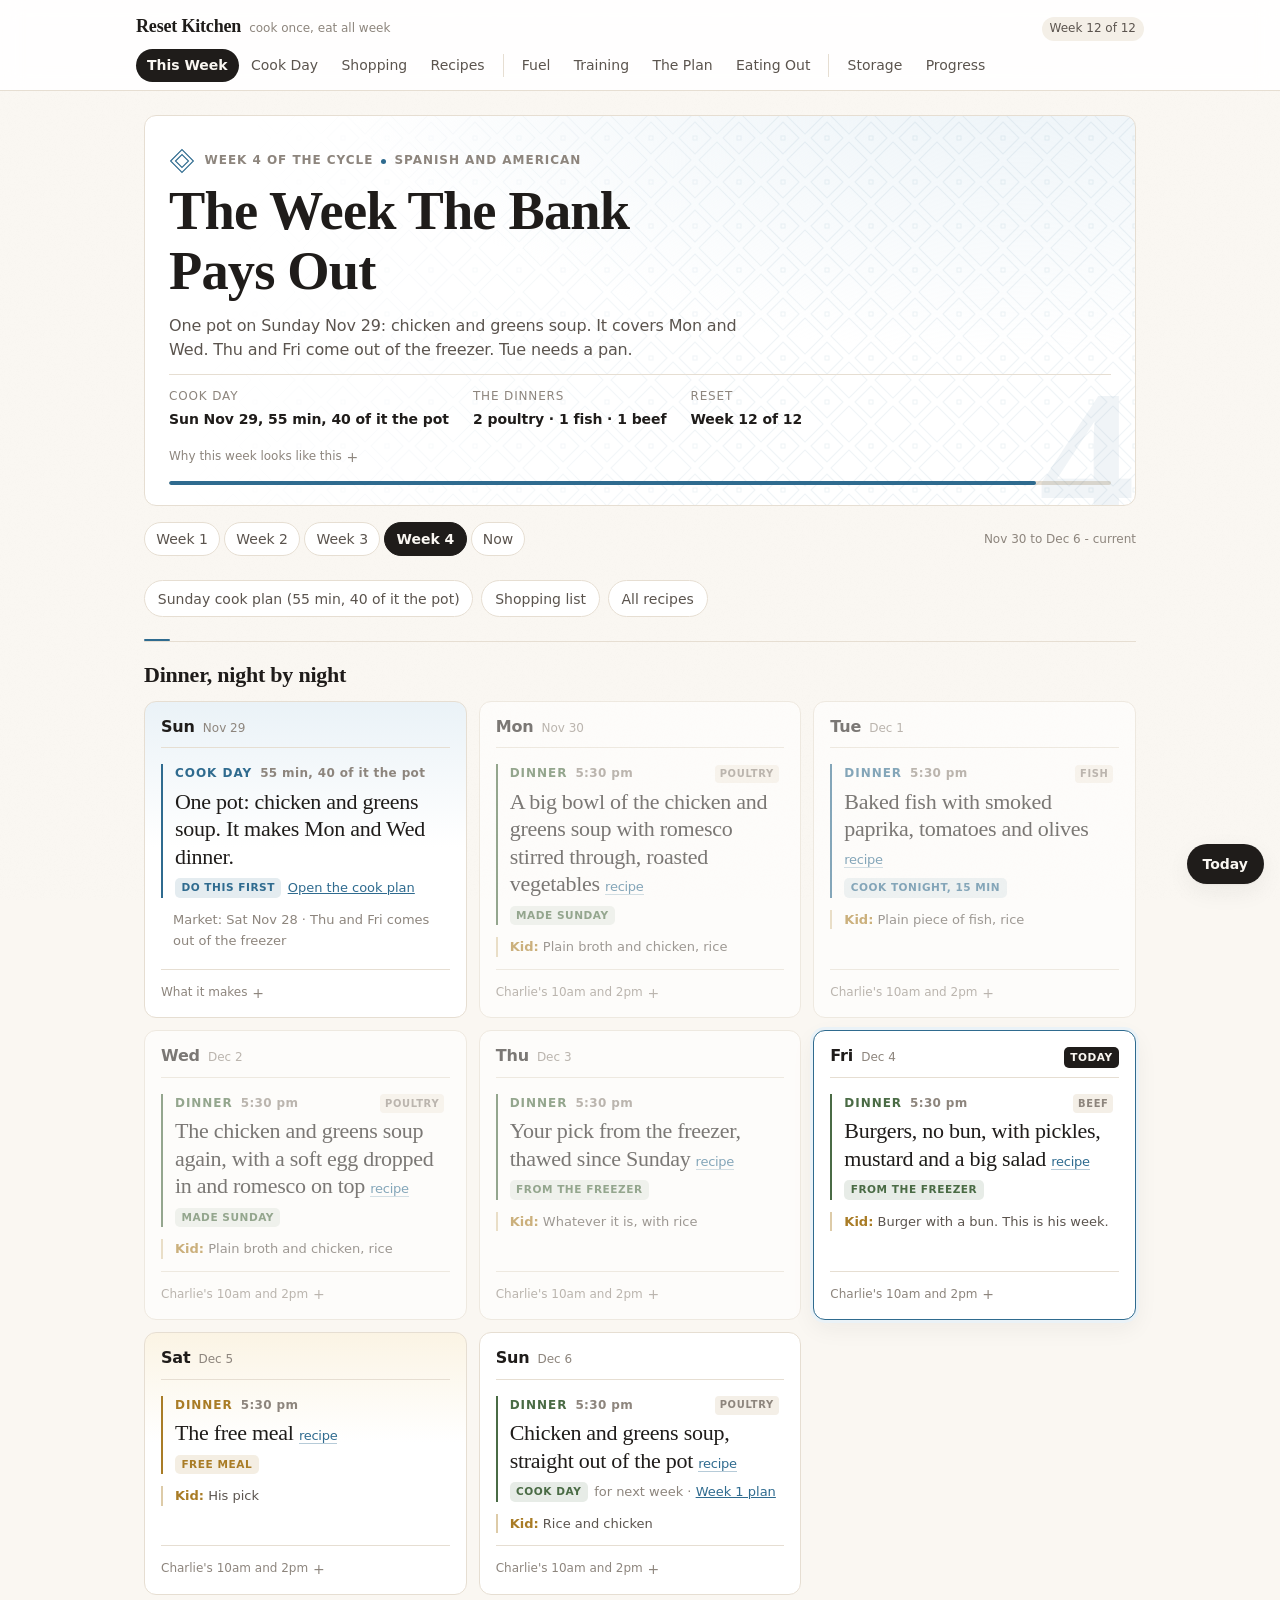
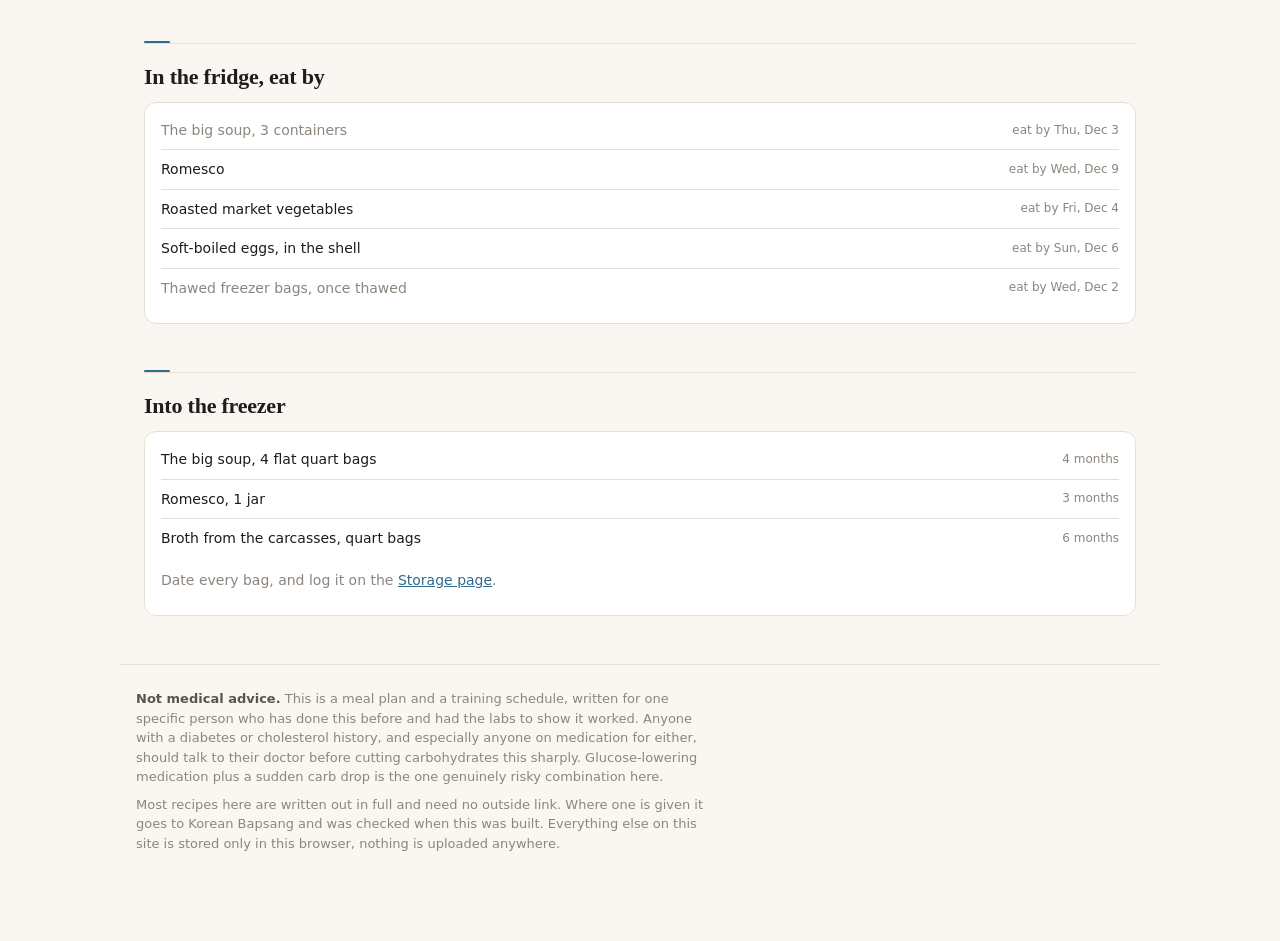
<file: index.html>
<!DOCTYPE html>
<html lang="en">
<head>
<meta charset="utf-8">
<meta name="viewport" content="width=device-width, initial-scale=1">
<title>This Week - Reset Kitchen</title>
<meta name="description" content="The week's batch-cooked meals at a glance.">
<meta name="theme-color" content="#b8402b">
<link rel="stylesheet" href="assets/style.css">
</head>
<body>
<main id="main"></main>
<script src="data/plan.js"></script>
<script src="assets/app.js"></script>
<script>
renderChrome('index.html');
const w = weekData();
const win = activeWindow();
const slug = cuisineSlug(w.cuisine);
const st = resetState();
const mon = mondayForCycleWeek(w.n);
const cookDay = addDays(mon, -1);
const todayISO = iso(today());
const bday = CONFIG.birthday ? parseISO(CONFIG.birthday) : null;
const nextWeek = WEEKS[w.n % WEEKS.length];

const pct = st.started ? Math.min(100, Math.round((st.resetWeek - 1) / CONFIG.resetWeeks * 100)) : 0;

let banner = '';
if (!st.started) {
  banner = `<div class="card"><b>Week 1 starts Monday ${esc(fmtShort(parseISO(CONFIG.cycleStart)))}.</b> Market Sat ${esc(fmtShort(addDays(parseISO(CONFIG.cycleStart), -2)))}, cook Sun ${esc(fmtShort(addDays(parseISO(CONFIG.cycleStart), -1)))}.</div>`;
} else if (st.done) {
  banner = `<div class="card"><b>Twelve weeks done.</b> Time to redraw the bloodwork. The cycle keeps repeating in the meantime.</div>`;
}

$('#main').innerHTML = `
  <header class="mast">
    ${cuisineGround(slug)}
    <span class="num" aria-hidden="true">${w.n}</span>
    <p class="eyebrow">${cuisineGlyph(slug, 26)}<span>Week ${w.n} of the cycle</span><span class="dot"></span><span>${esc(w.cuisine)}</span></p>
    <h1>${esc(w.title)}</h1>
    <p class="lede">${esc(weekInOneLine(w, cookDay))}</p>
    <div class="facts">
      <div><span>Cook day</span><b>Sun ${esc(fmtShort(cookDay))}, ${esc(w.cookTime)}</b></div>
      <div><span>The dinners</span><b>${esc(dinnerMix(w))}</b></div>
      ${st.started && !st.done ? `<div><span>Reset</span><b>Week ${st.resetWeek} of ${CONFIG.resetWeeks}</b></div>` : ''}
    </div>
    <details class="extra why"><summary>Why this week looks like this</summary><div class="extra-body"><p class="note-n">${esc(w.theme)}</p></div></details>
    ${st.started && !st.done ? `<div class="bar" style="margin-top:var(--s-3)"><i style="width:${pct}%"></i></div>` : ''}
  </header>
  <div id="wb"></div>
  ${banner}
  <div class="tools">
    <a class="btn" href="cook.html">Sunday cook plan (${esc(w.cookTime)})</a>
    <a class="btn" href="shopping.html">Shopping list</a>
    <a class="btn" href="recipes.html">All recipes</a>
  </div>
  <h2 style="margin-top:var(--s-5)">Dinner, night by night</h2>
  <div class="grid days" id="days"></div>

  <h2>In the fridge, eat by</h2>
  <div class="card"><div id="keeps"></div></div>

  <h2>Into the freezer</h2>
  <div class="card">
    <div id="bank"></div>
    <p class="muted" style="margin-top:.7rem">Date every bag, and log it on the <a href="freezer.html">Storage page</a>.</p>
  </div>
`;

weekBar('#wb');
$('#keeps').innerHTML = (w.keeps || []).map(k => {
  const by = addDays(cookDay, k.days);
  const gone = iso(by) < todayISO;
  return `<div class="frz${gone ? ' zero' : ''}">
    <span class="n">${esc(k.what)}</span>
    <span class="age">${k.days >= 30 ? 'keeps a month' : 'eat by ' + esc(fmtDay(by))}</span>
  </div>`;
}).join('');

$('#bank').innerHTML = (w.freezer || []).map(f =>
  `<div class="frz"><span class="n">${esc(f.what)}</span><span class="age">${f.months} month${f.months === 1 ? '' : 's'}</span></div>`
).join('');

/* The grid opens with the Sunday before Monday, because that cook day is
   what makes the rest of the week possible and it is the one thing that has
   to happen on a date. Two Sundays are in play in any week and this is the
   earlier one. */
const madeList = w.days.slice(0, 5).filter(d => d.src === 'sunday' || d.src === 'assemble');
const bankList = w.days.slice(0, 5).filter(d => daySrc(d) === 'freezer');
const cookIsToday = iso(cookDay) === todayISO;
const cookCard = `
  <div class="day cookday${cookIsToday ? ' today' : ''}"${cookIsToday ? ' id="today"' : ''}>
    <div class="dh">
      <b>Sun</b>
      <span class="date">${esc(fmtShort(cookDay))}</span>
      <span class="spacer"></span>
      ${cookIsToday ? '<span class="pill today">Today</span>' : ''}
    </div>
    <div class="dinner fresh">
      <p class="dl"><span>Cook day</span><span class="tm">${esc(w.cookTime)}</span></p>
      <p class="dm">One pot: ${esc(potName(w))}. It makes ${esc(listOf(madeList.map(d => d.day)))} dinner.</p>
      <p class="dsrc"><span class="badge fresh">Do this first</span><a href="cook.html">Open the cook plan</a></p>
    </div>
    <p class="cooklist">Market: Sat ${esc(fmtShort(addDays(cookDay, -1)))}${bankList.length ? ' &middot; ' + esc(listOf(bankList.map(d => d.day))) + ' comes out of the freezer' : ''}</p>
    <details class="extra"><summary>What it makes</summary><div class="extra-body"><p class="note-n">${(w.keeps || []).map(k => esc(k.what)).join('. ')}.</p></div></details>
  </div>`;

$('#days').innerHTML = cookCard + w.days.map((d, i) => {
  const date = addDays(mon, i);
  const isToday = iso(date) === todayISO;
  const isPast = iso(date) < todayISO && st.started && !st.done;
  const isBday = bday && iso(date) === iso(bday);
  const m1r = d.m1r ? recipeChip(d.m1r) : '';
  const m2r = d.m2r ? recipeChip(d.m2r) : '';
  const also = (d.also || []).filter(id => RECIPES[id]);
  const snack = d.snack || w.snack;
  const bdayNote = isBday
    ? '<b>Turning 41.</b> Make this the free meal for the week and go wherever you actually want. If it is Korean BBQ, order galbi and chadolbaegi and a mountain of lettuce and skip the rice and the soju, and you will have had a real celebration that costs the reset nothing. One planned meal is not a relapse, it is the thing that keeps the other eighty-three on track.'
    : '';
  const src = dinnerSrc(d);

  /* Charlie's 10am and 2pm are his alone, and so is the training note. They
     go behind the toggle so the card answers one question at a glance. */
  const mine = [
    `<div class="meal"><span class="when">${esc(win.first)}</span><span class="what">${proteinTag(d.m1)}${esc(d.m1)}${m1r}</span></div>`,
    snack ? `<div class="meal"><span class="when">${esc(win.snack)}</span><span class="what">${proteinTag(snack)}${esc(snack)}</span></div>` : '',
    d.post ? `<p class="note-p"><b>After the Tonal.</b> ${esc(d.post)}</p>` : '',
    bdayNote ? `<p class="note-p">${bdayNote}</p>` : '',
    d.note ? `<p class="note-n">${esc(d.note)}</p>` : '',
    also.length ? `<p class="alsoline">Also: ${also.map(id => `<a href="recipes.html#${id}">${esc(RECIPES[id].name)}</a>`).join(', ')}</p>` : '',
  ].filter(Boolean);

  return `
  <div class="day${isToday ? ' today' : ''}${d.free ? ' free' : ''}${isPast ? ' past' : ''}" ${isToday ? 'id="today"' : ''}>
    <div class="dh">
      <b>${esc(d.day)}</b>
      <span class="date">${esc(fmtShort(date))}</span>
      <span class="spacer"></span>
      ${isToday ? '<span class="pill today">Today</span>' : ''}
      ${isBday ? '<span class="pill free">Birthday</span>' : ''}
    </div>
    <div class="dinner ${src.cls}">
      <p class="dl"><span>Dinner</span><span class="tm">${esc(win.dinner)}</span><span class="spacer"></span>${proteinTag(d.m2)}</p>
      <p class="dm">${esc(d.m2)}${m2r}</p>
      <p class="dsrc"><span class="badge">${esc(src.label)}</span>${d.src === 'cookday'
        ? `for next week &middot; <a href="cook.html?w=${nextWeek.n}">Week ${nextWeek.n} plan</a>` : ''}</p>
    </div>
    ${d.kid ? `<p class="note-k"><b>Kid:</b> ${esc(d.kid)}</p>` : ''}
    <details class="extra"><summary>Charlie's 10am and 2pm</summary><div class="extra-body">${mine.join('')}</div></details>
  </div>`;
}).join('');

/* jump back to today, shown only once today has scrolled out of view */
const todayCard = $('#today');
if (todayCard) {
  setTimeout(() => todayCard.scrollIntoView({ block: 'center', behavior: 'smooth' }), 200);
  document.body.insertAdjacentHTML('beforeend', '<button class="totoday" id="jt">Today</button>');
  const btn = $('#jt');
  btn.onclick = () => todayCard.scrollIntoView({ block: 'center', behavior: 'smooth' });
  if ('IntersectionObserver' in window) {
    new IntersectionObserver(
      ([e]) => btn.classList.toggle('on', !e.isIntersecting),
      { threshold: 0.15 }
    ).observe(todayCard);
  }
}
</script>
</body>
</html>
</file>
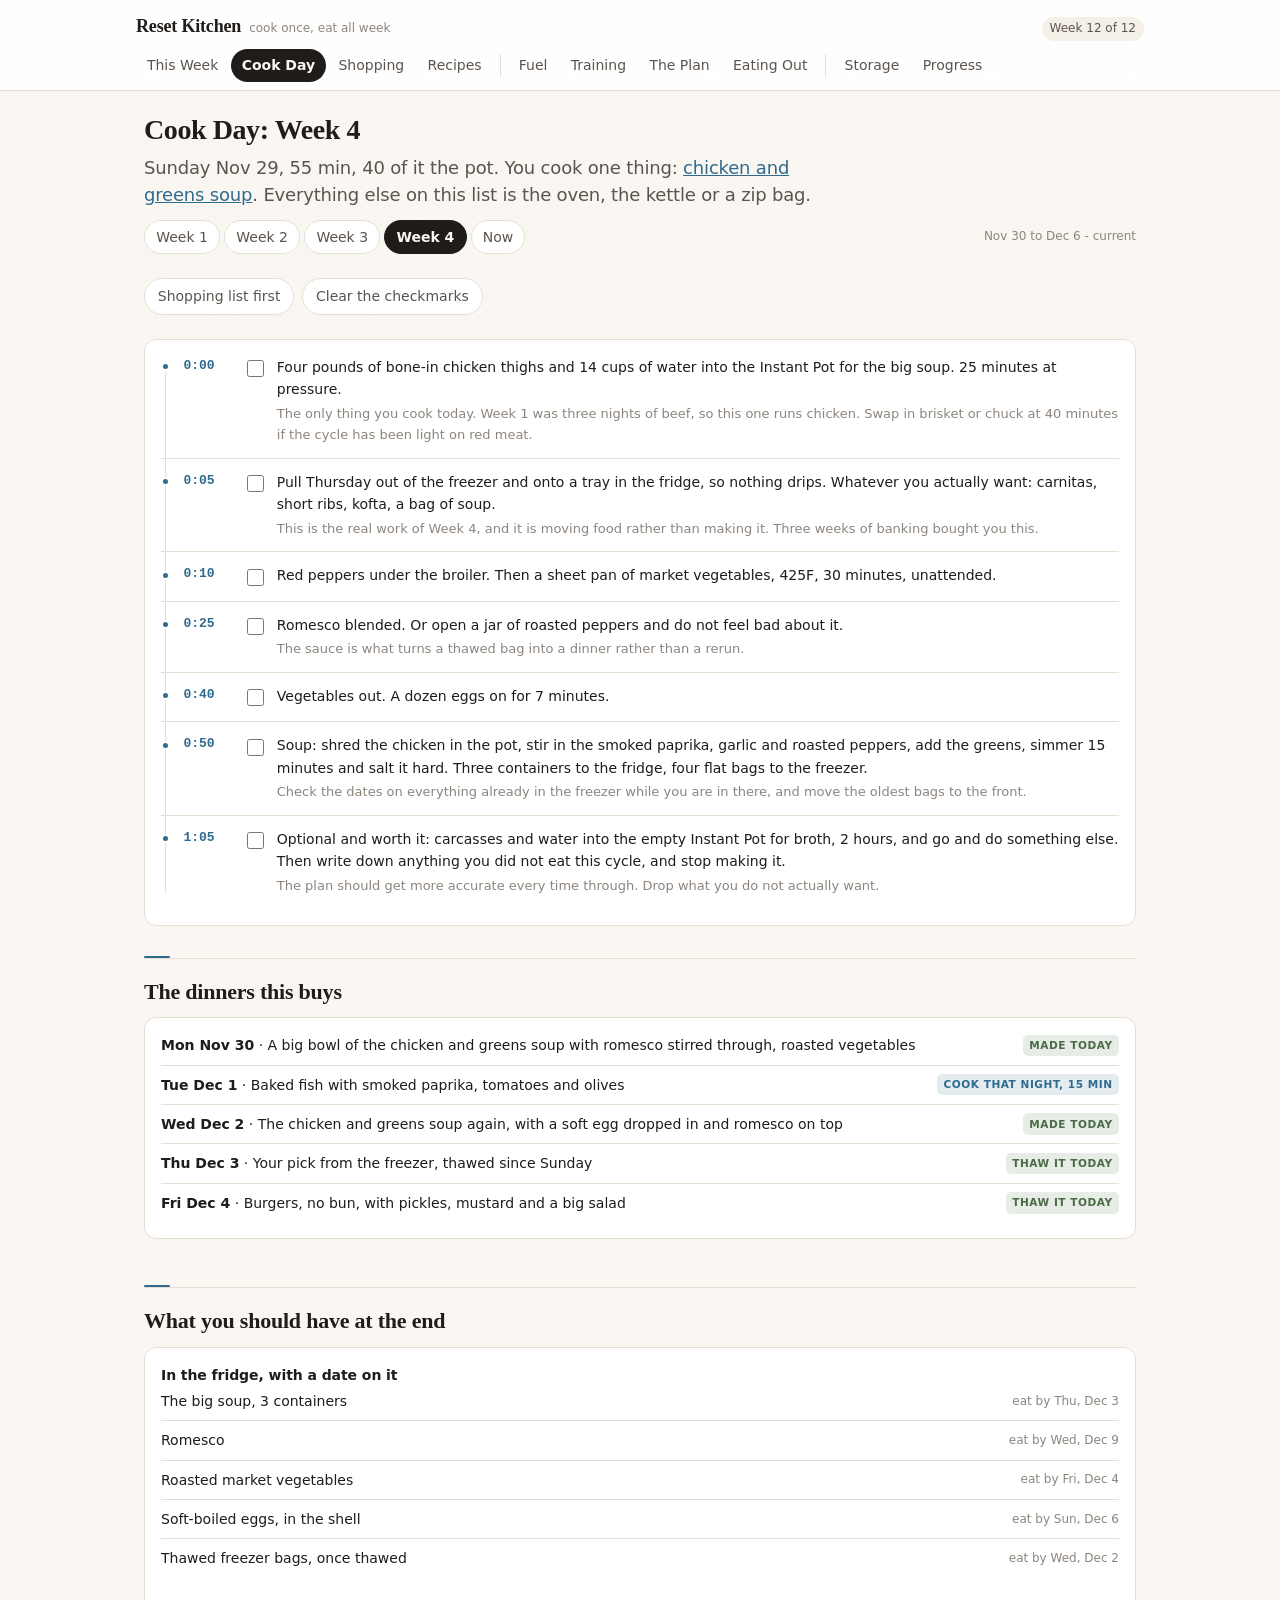
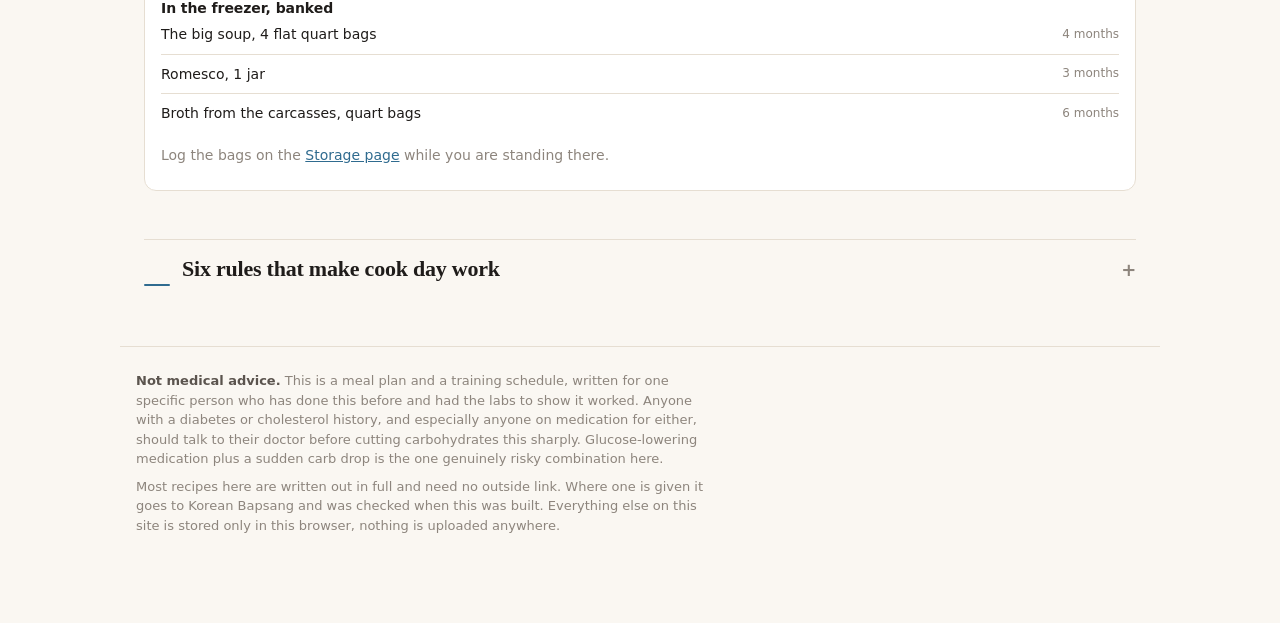
<file: cook.html>
<!DOCTYPE html>
<html lang="en">
<head>
<meta charset="utf-8">
<meta name="viewport" content="width=device-width, initial-scale=1">
<title>Cook Day - Reset Kitchen</title>
<meta name="description" content="The timed Sunday batch-cooking plan.">
<meta name="theme-color" content="#b8402b">
<link rel="stylesheet" href="assets/style.css">
</head>
<body>
<main id="main"></main>
<script src="data/plan.js"></script>
<script src="assets/app.js"></script>
<script>
renderChrome('cook.html');
const w = weekData();
const mon = mondayForCycleWeek(w.n);
const cookDay = addDays(mon, -1);

$('#main').innerHTML = `
  <h1>Cook Day: Week ${w.n}</h1>
  <p class="lede">Sunday ${esc(fmtShort(cookDay))}, ${esc(w.cookTime)}. You cook one thing: <a href="recipes.html#${esc(w.pot)}">${esc(potName(w))}</a>. Everything else on this list is the oven, the kettle or a zip bag.</p>
  <div id="wb"></div>
  <div class="tools">
    <a class="btn" href="shopping.html">Shopping list first</a>
    <button id="reset">Clear the checkmarks</button>
  </div>
  <div class="card"><ol class="tl" id="tl"></ol></div>

  <h2>The dinners this buys</h2>
  <div class="card"><div id="dinners"></div></div>

  <h2>What you should have at the end</h2>
  <div class="card">
    <h3>In the fridge, with a date on it</h3>
    <div id="keeps"></div>
    <h3 style="margin-top:1.2rem">In the freezer, banked</h3>
    <div id="bank"></div>
    <p class="muted" style="margin-top:.7rem">Log the bags on the <a href="freezer.html">Storage page</a> while you are standing there.</p>
  </div>
  <details class="ref">
    <summary>Six rules that make cook day work</summary>
    <div class="card">
    <div class="qa"><b>Portion it before you put it away.</b><p>Bulk containers get eaten out of standing at the fridge. Individual portions get eaten as meals. This is the single highest-return habit of the whole day.</p></div>
    <div class="qa"><b>Decide what will not get eaten by Thursday, and freeze it now.</b><p>Four days is the honest fridge life of cooked meat. If Sunday makes eight servings and the week only has room for five, three go in the freezer today. Doing it on Thursday instead is how food gets thrown out.</p></div>
    <div class="qa"><b>Freeze flat, label with a marker.</b><p>Dish and date, written on the bag before it goes in. Flat bags stack like file folders and thaw in twenty minutes in a bowl of cold water. No vacuum sealer needed.</p></div>
    <div class="qa"><b>Let it cool before it goes in the freezer.</b><p>Warm food forms big ice crystals that wreck texture and it partly thaws whatever is next to it. Spread it on a sheet pan for fifteen minutes first, that is enough.</p></div>
    <div class="qa"><b>Save every rendered fat.</b><p>The fat off the chicken pan and the tallow skimmed off the braise are the best cooking fats you will have all week and they are free. A jar in the fridge door.</p></div>
    <div class="qa"><b>Clean as the timers run.</b><p>There are three or four twenty-minute unattended stretches in every one of these plans. Use them and you finish with an empty sink instead of a cook day followed by an argument about the kitchen.</p></div>
    </div>
  </details>
`;

$('#dinners').innerHTML = w.days.slice(0, 5).map((d, i) => {
  const src = dinnerSrc(d, true);
  return `<div class="frz">
    <span class="n"><b>${esc(d.day)} ${esc(fmtShort(addDays(mon, i)))}</b> &middot; ${esc(d.m2)}</span>
    <span class="age"><span class="badge ${src.cls}">${esc(src.label)}</span></span>
  </div>`;
}).join('');

$('#keeps').innerHTML = (w.keeps || []).map(k => {
  const by = addDays(cookDay, k.days);
  return `<div class="frz"><span class="n">${esc(k.what)}</span><span class="age">${k.days >= 30 ? 'keeps a month' : 'eat by ' + esc(fmtDay(by))}</span></div>`;
}).join('');

$('#bank').innerHTML = (w.freezer || []).map(f =>
  `<div class="frz"><span class="n">${esc(f.what)}</span><span class="age">${f.months} month${f.months === 1 ? '' : 's'}</span></div>`
).join('');

weekBar('#wb');

const key = 'cook.' + iso(cookDay);
const done = store.get(key, {});
$('#tl').innerHTML = w.cook.map((s, i) => `
  <li>
    <span class="t">${esc(s.at)}</span>
    <span class="b">
      <label style="display:flex;gap:.6rem;align-items:flex-start;cursor:pointer">
        <input type="checkbox" data-i="${i}" ${done[i] ? 'checked' : ''} style="margin-top:.28rem;width:1.05rem;height:1.05rem;accent-color:var(--accent);flex:0 0 auto">
        <span style="${done[i] ? 'text-decoration:line-through;color:var(--ink-3)' : ''}">${esc(s.do)}${s.why ? `<span class="why">${esc(s.why)}</span>` : ''}</span>
      </label>
    </span>
  </li>`).join('');

$('#tl').querySelectorAll('input').forEach(cb => {
  cb.onchange = () => {
    const s = store.get(key, {});
    if (cb.checked) s[cb.dataset.i] = 1; else delete s[cb.dataset.i];
    store.set(key, s);
    const span = cb.nextElementSibling;
    span.style.textDecoration = cb.checked ? 'line-through' : '';
    span.style.color = cb.checked ? 'var(--ink-3)' : '';
  };
});

$('#reset').onclick = () => { store.del(key); location.reload(); };
</script>
</body>
</html>
</file>
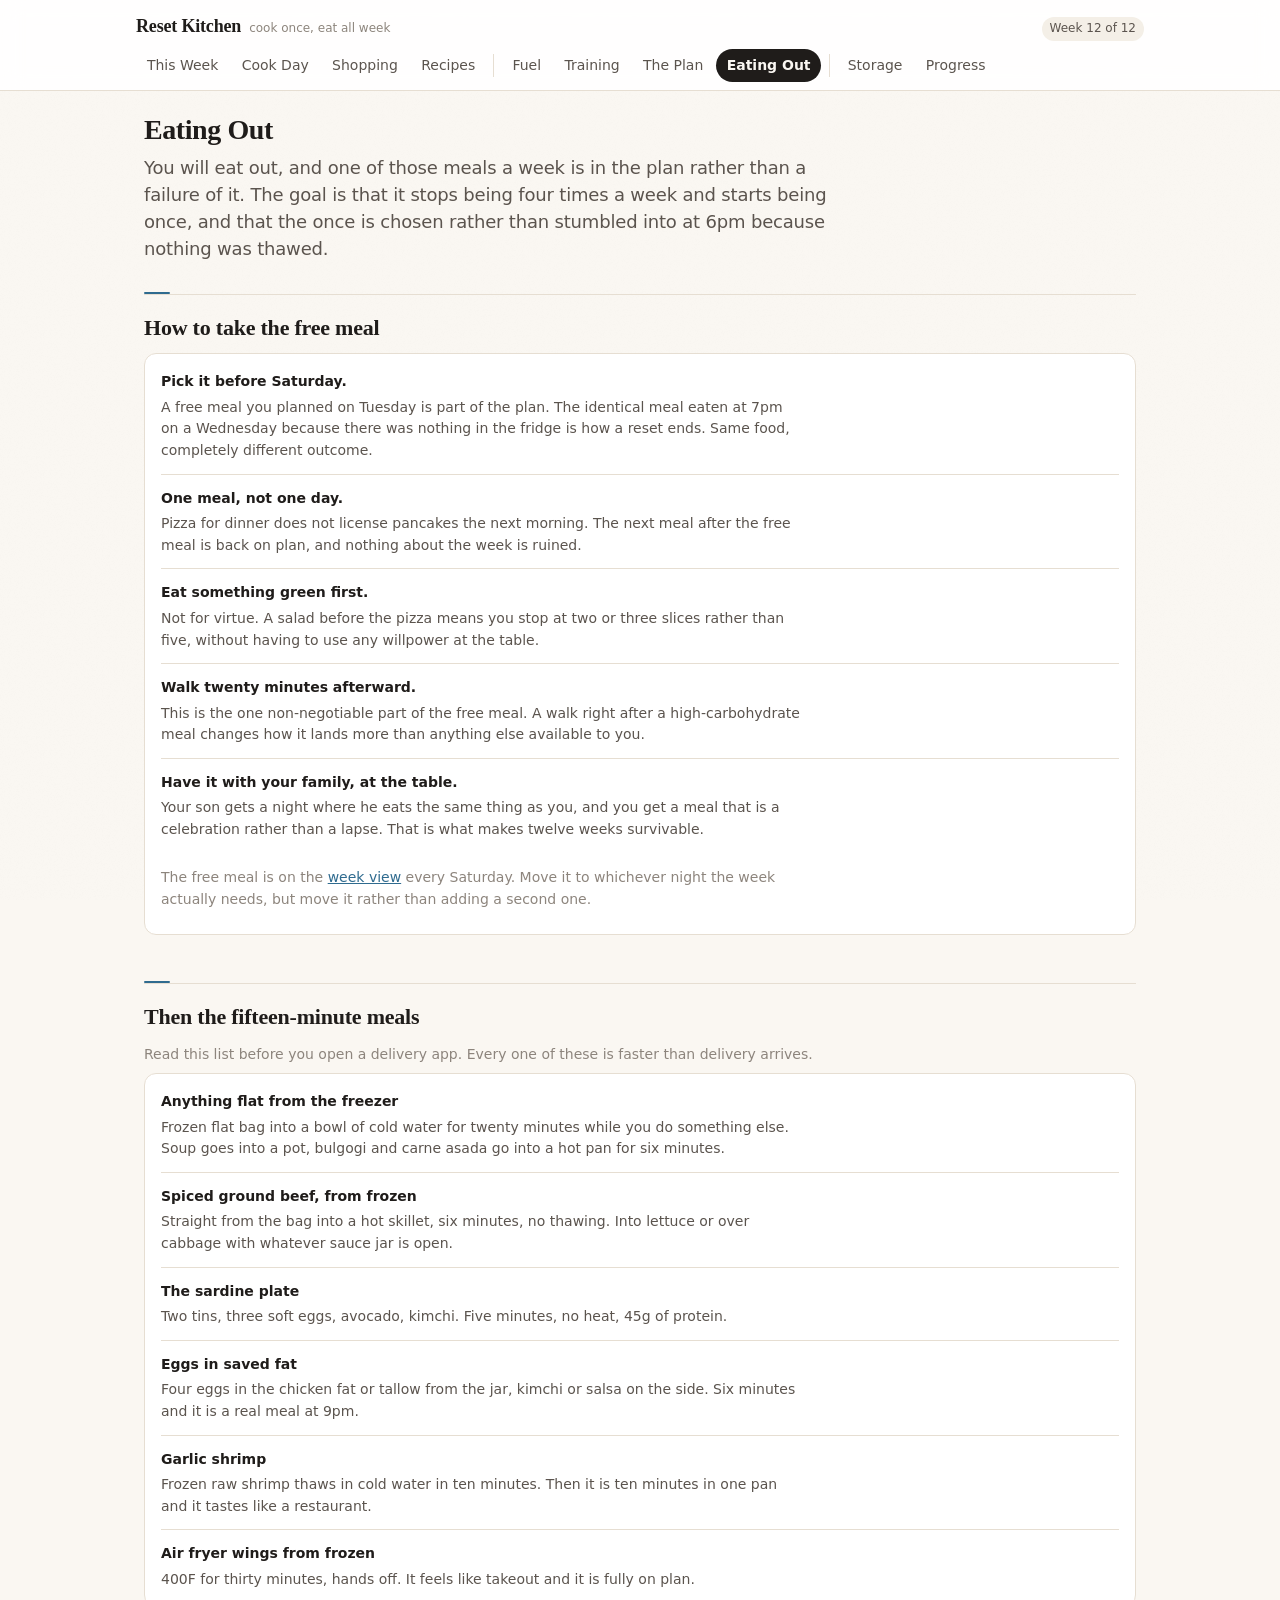
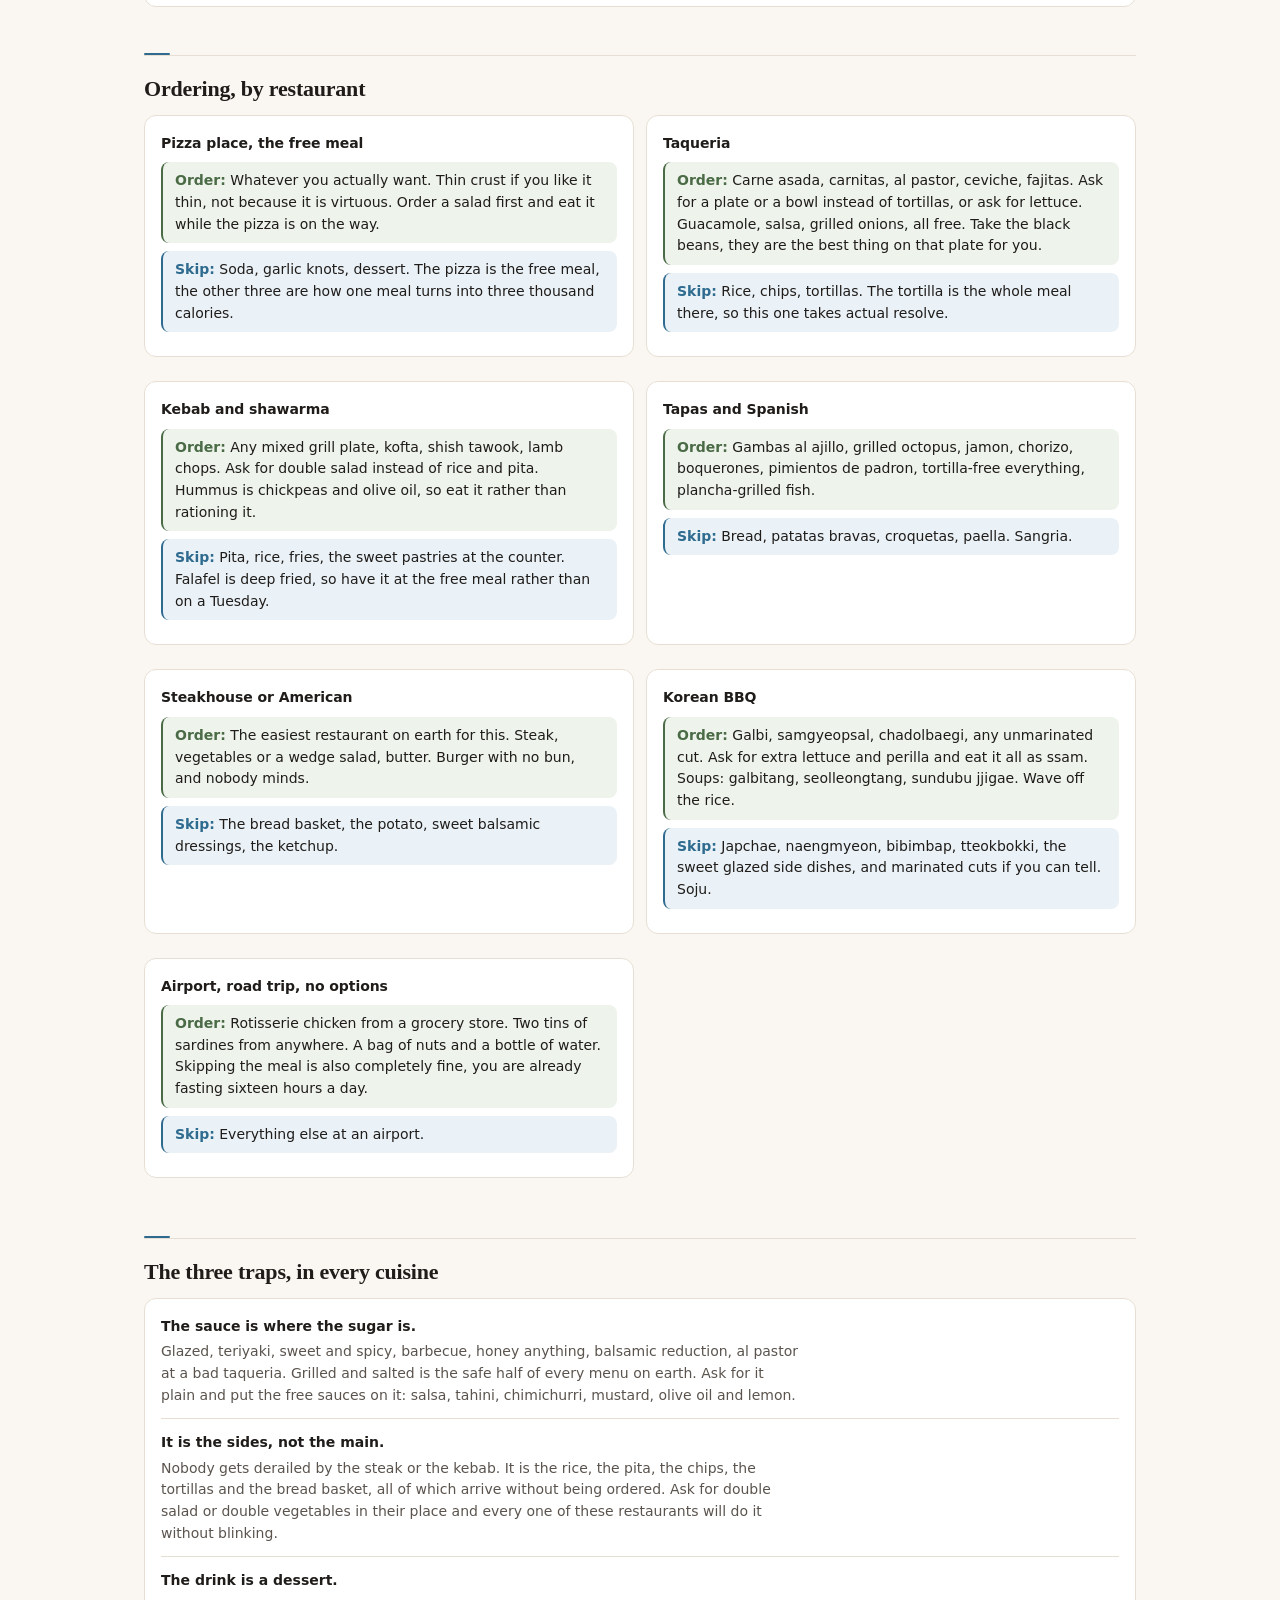
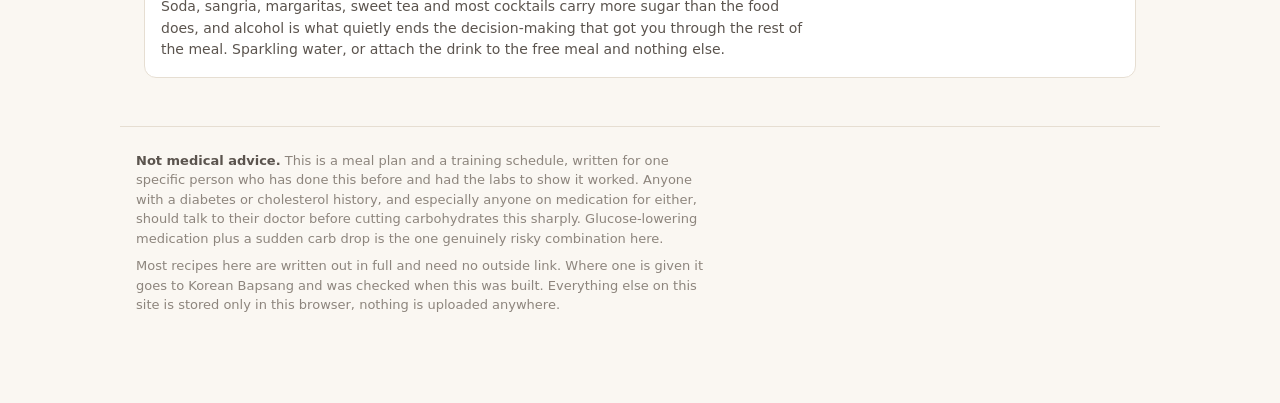
<file: eatout.html>
<!DOCTYPE html>
<html lang="en">
<head>
<meta charset="utf-8">
<meta name="viewport" content="width=device-width, initial-scale=1">
<title>Eating Out - Reset Kitchen</title>
<meta name="description" content="How to order out without undoing the week, and the fifteen-minute meals that keep you from having to.">
<meta name="theme-color" content="#b8402b">
<link rel="stylesheet" href="assets/style.css">
</head>
<body>
<main id="main"></main>
<script src="data/plan.js"></script>
<script src="assets/app.js"></script>
<script>
renderChrome('eatout.html');
$('#main').innerHTML = `
  <h1>Eating Out</h1>
  <p class="lede">${esc(EATOUT.intro)}</p>

  <h2>${esc(EATOUT.freeMeal.title)}</h2>
  <div class="card">
    ${EATOUT.freeMeal.points.map(x => `<div class="qa"><b>${esc(x.p)}</b><p>${esc(x.d)}</p></div>`).join('')}
    <p class="muted" style="margin-top:.8rem">The free meal is on the <a href="index.html">week view</a> every Saturday. Move it to whichever night the week actually needs, but move it rather than adding a second one.</p>
  </div>

  <h2>Then the fifteen-minute meals</h2>
  <p class="muted">Read this list before you open a delivery app. Every one of these is faster than delivery arrives.</p>
  <div class="card">
    ${EATOUT.fifteenMin.map(m => `<div class="qa"><b>${esc(m.meal)}</b><p>${esc(m.how)}</p></div>`).join('')}
  </div>

  <h2>Ordering, by restaurant</h2>
  <div class="grid two">
    ${EATOUT.places.map(p => `<div class="card">
      <h3>${esc(p.where)}</h3>
      <div class="flag freeze"><b>Order:</b> ${esc(p.order)}</div>
      <div class="flag reset"><b>Skip:</b> ${esc(p.avoid)}</div>
    </div>`).join('')}
  </div>

  <h2>The three traps, in every cuisine</h2>
  <div class="card">
    <div class="qa"><b>The sauce is where the sugar is.</b><p>Glazed, teriyaki, sweet and spicy, barbecue, honey anything, balsamic reduction, al pastor at a bad taqueria. Grilled and salted is the safe half of every menu on earth. Ask for it plain and put the free sauces on it: salsa, tahini, chimichurri, mustard, olive oil and lemon.</p></div>
    <div class="qa"><b>It is the sides, not the main.</b><p>Nobody gets derailed by the steak or the kebab. It is the rice, the pita, the chips, the tortillas and the bread basket, all of which arrive without being ordered. Ask for double salad or double vegetables in their place and every one of these restaurants will do it without blinking.</p></div>
    <div class="qa"><b>The drink is a dessert.</b><p>Soda, sangria, margaritas, sweet tea and most cocktails carry more sugar than the food does, and alcohol is what quietly ends the decision-making that got you through the rest of the meal. Sparkling water, or attach the drink to the free meal and nothing else.</p></div>
  </div>
`;
</script>
</body>
</html>
</file>
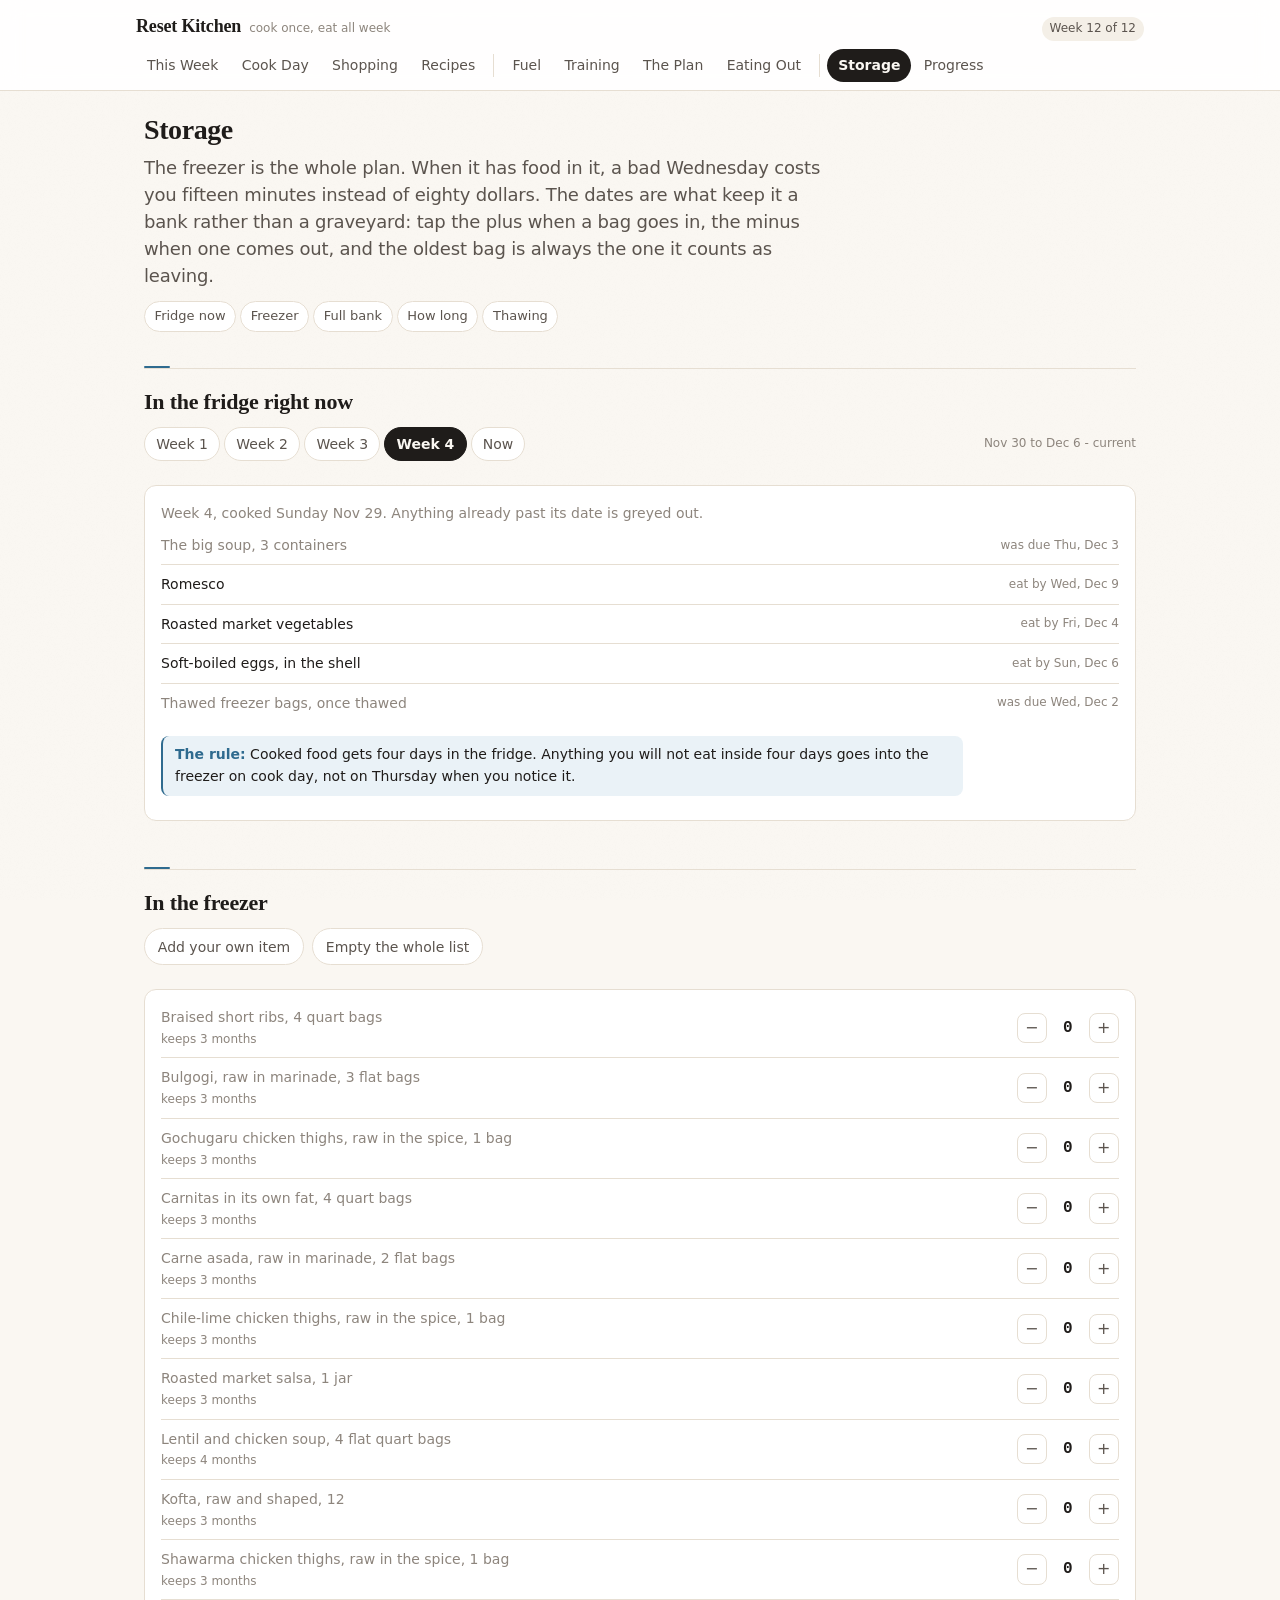
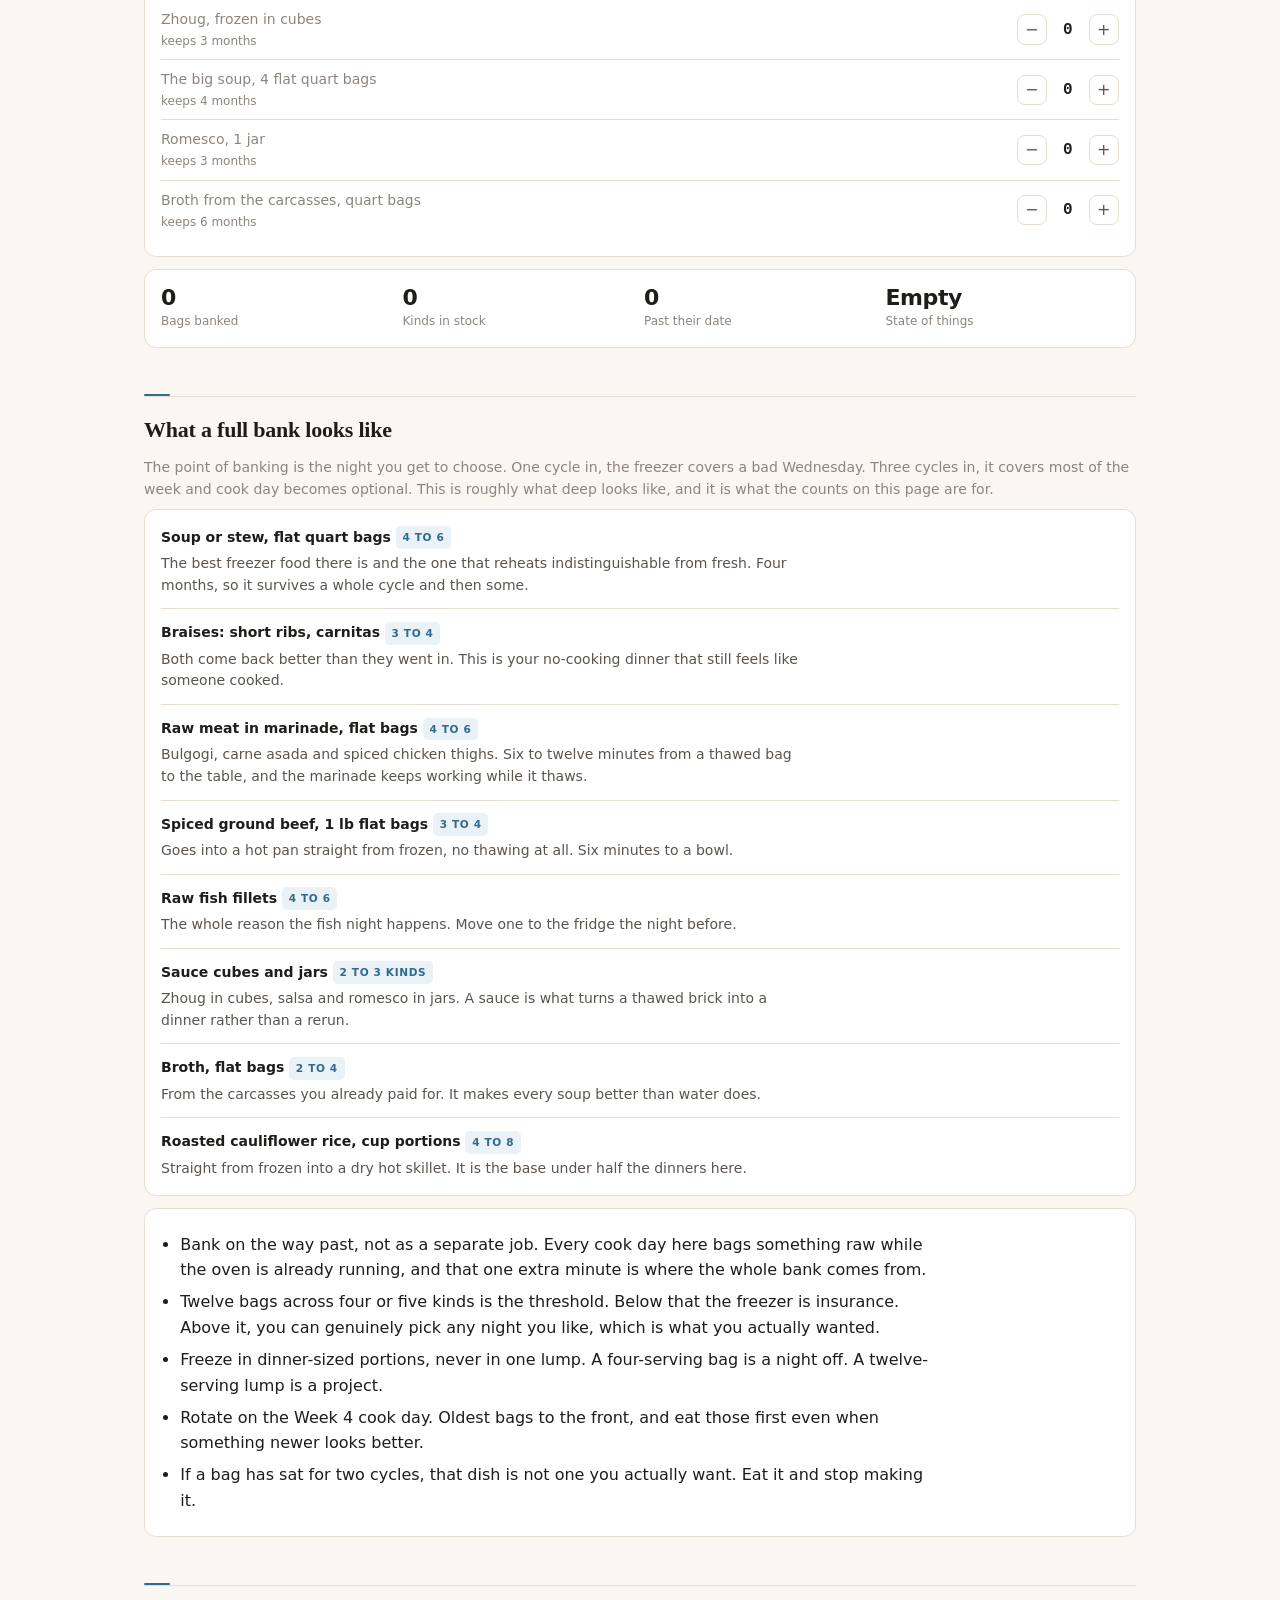
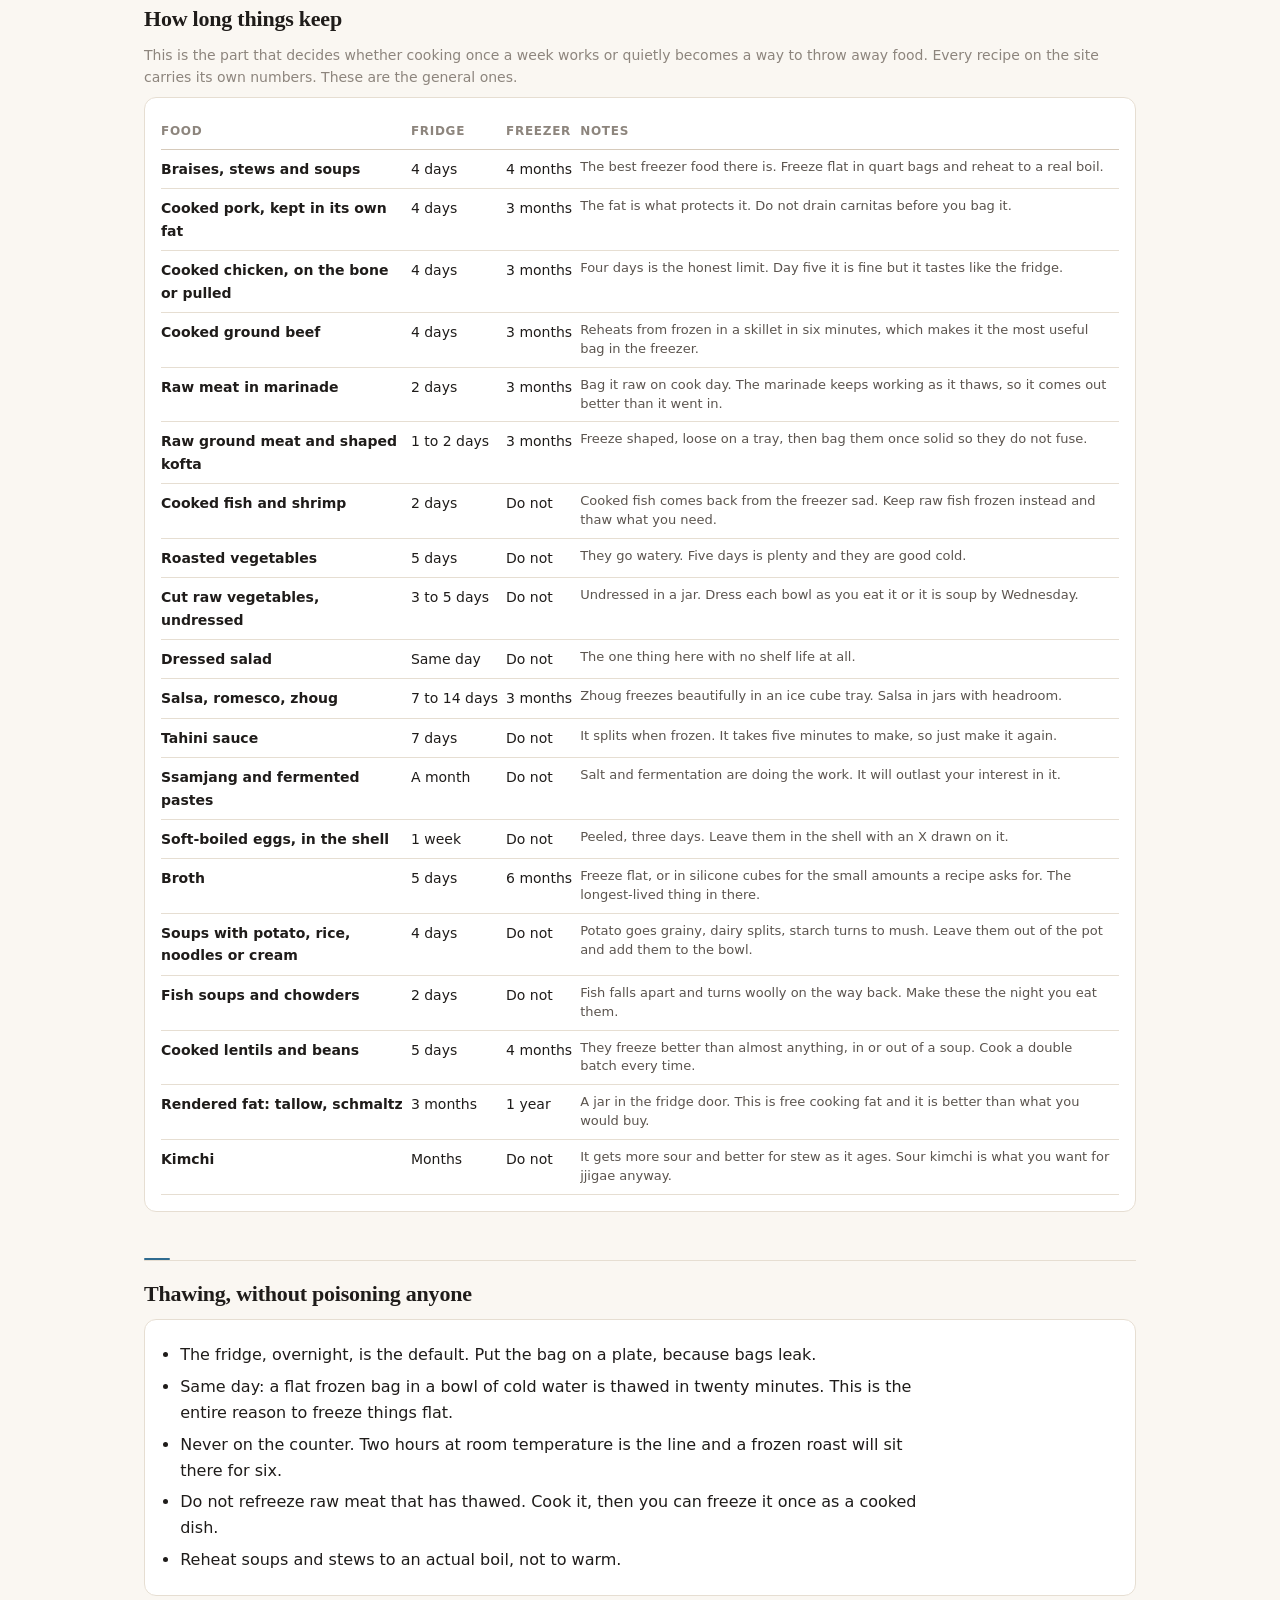
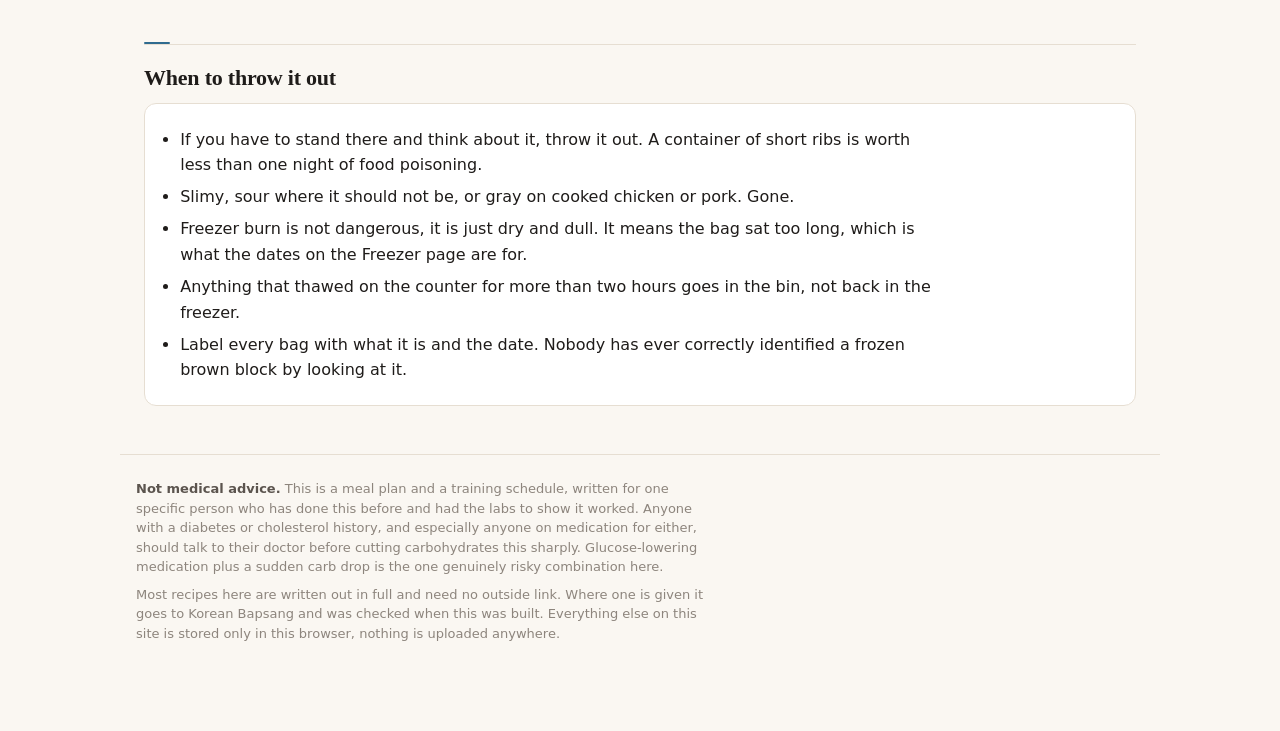
<file: freezer.html>
<!DOCTYPE html>
<html lang="en">
<head>
<meta charset="utf-8">
<meta name="viewport" content="width=device-width, initial-scale=1">
<title>Storage - Reset Kitchen</title>
<meta name="description" content="What is in the freezer, how old it is, and how long everything keeps.">
<meta name="theme-color" content="#b8402b">
<link rel="stylesheet" href="assets/style.css">
</head>
<body>
<main id="main"></main>
<script src="data/plan.js"></script>
<script src="assets/app.js"></script>
<script>
renderChrome('freezer.html');

/* Every freezable thing the cycle produces, deduped, with its shelf life. */
const MASTER = [];
WEEKS.forEach(w => (w.freezer || []).forEach(f => {
  if (!MASTER.some(m => m.what === f.what)) MASTER.push(f);
}));

const w = weekData();
const cookDay = addDays(mondayForCycleWeek(w.n), -1);
const todayISO = iso(today());

$('#main').innerHTML = `
  <h1>Storage</h1>
  <p class="lede">The freezer is the whole plan. When it has food in it, a bad Wednesday costs you fifteen minutes instead of eighty dollars. The dates are what keep it a bank rather than a graveyard: tap the plus when a bag goes in, the minus when one comes out, and the oldest bag is always the one it counts as leaving.</p>
  <nav class="jump"><a href="#fridge">Fridge now</a><a href="#freezer">Freezer</a><a href="#bank">Full bank</a><a href="#keeps">How long</a><a href="#thaw">Thawing</a></nav>

  <h2 id="fridge">In the fridge right now</h2>
  <div id="wb"></div>
  <div class="card">
    <p class="muted" style="margin:0 0 .6rem">Week ${w.n}, cooked Sunday ${esc(fmtShort(cookDay))}. Anything already past its date is greyed out.</p>
    <div id="keeps"></div>
    <div class="flag reset" style="margin-top:.9rem"><b>The rule:</b> ${esc(KEEPS.headline)}</div>
  </div>

  <h2 id="freezer">In the freezer</h2>
  <div class="tools">
    <button id="add">Add your own item</button>
    <button id="zero">Empty the whole list</button>
  </div>
  <div class="card" id="inv"></div>
  <div class="card">
    <div class="stat" id="stats"></div>
  </div>

  <h2 id="bank">What a full bank looks like</h2>
  <p class="muted">${esc(BANK.intro)}</p>
  <div class="card">
    ${BANK.target.map(t => `<div class="qa"><b>${esc(t.what)} <span class="cuis">${esc(t.n)}</span></b><p>${esc(t.why)}</p></div>`).join('')}
  </div>
  <div class="card">
    <ul style="margin:0;padding-left:1.2rem">${BANK.rules.map(r => `<li style="margin:.4rem 0">${esc(r)}</li>`).join('')}</ul>
  </div>

  <h2 id="keeps">How long things keep</h2>
  <p class="muted">${esc(KEEPS.intro)}</p>
  <div class="card">
    <table class="log">
      <thead><tr><th>Food</th><th>Fridge</th><th>Freezer</th><th>Notes</th></tr></thead>
      <tbody>${KEEPS.table.map(k => `<tr>
        <td><b>${esc(k.food)}</b></td>
        <td>${esc(k.fridge)}</td>
        <td>${esc(k.freezer)}</td>
        <td class="nw">${esc(k.note)}</td>
      </tr>`).join('')}</tbody>
    </table>
  </div>

  <h2 id="thaw">Thawing, without poisoning anyone</h2>
  <div class="card">
    <ul style="margin:0;padding-left:1.2rem">${KEEPS.thaw.map(t => `<li style="margin:.4rem 0">${esc(t)}</li>`).join('')}</ul>
  </div>

  <h2 id="toss">When to throw it out</h2>
  <div class="card">
    <ul style="margin:0;padding-left:1.2rem">${KEEPS.toss.map(t => `<li style="margin:.4rem 0">${esc(t)}</li>`).join('')}</ul>
  </div>
`;

weekBar('#wb');

$('#keeps').innerHTML = (w.keeps || []).map(k => {
  const by = addDays(cookDay, k.days);
  const gone = iso(by) < todayISO;
  return `<div class="frz${gone ? ' zero' : ''}">
    <span class="n">${esc(k.what)}</span>
    <span class="age">${k.days >= 30 ? 'keeps a month' : (gone ? 'was due ' : 'eat by ') + esc(fmtDay(by))}</span>
  </div>`;
}).join('');

/* ---------- inventory: one dated entry per bag ---------- */

function inv() { return store.get('fzr', {}); }
function saveInv(v) { store.set('fzr', v); }
function monthsFor(item) {
  const m = MASTER.find(x => x.what === item);
  return m ? m.months : (store.get('fzrCustom', {})[item] || 3);
}

function draw() {
  const v = inv();
  const custom = Object.keys(store.get('fzrCustom', {}));
  const names = [...MASTER.map(m => m.what), ...custom.filter(c => !MASTER.some(m => m.what === c))];

  $('#inv').innerHTML = names.map(item => {
    const bags = (v[item] || []).slice().sort();
    const n = bags.length;
    const months = monthsFor(item);
    let age = `keeps ${months} month${months === 1 ? '' : 's'}`;
    let cls = '';
    if (n) {
      const oldest = parseISO(bags[0]);
      const use = addDays(oldest, months * 30);
      const left = daysBetween(today(), use);
      age = left < 0 ? `oldest bag is past its date` : left < 21 ? `use the oldest by ${fmtShort(use)}` : `oldest bag good to ${fmtShort(use)}`;
      cls = left < 0 ? ' old' : left < 21 ? ' soon' : '';
    }
    return `<div class="frz${n === 0 ? ' zero' : ''}${cls}">
      <span class="n">${esc(item)}<span class="age">${esc(age)}</span></span>
      <button data-d="-1" data-item="${esc(item)}" aria-label="Take one out">&minus;</button>
      <span class="qty">${n}</span>
      <button data-d="1" data-item="${esc(item)}" aria-label="Put one in">+</button>
    </div>`;
  }).join('');

  const total = names.reduce((a, item) => a + (v[item] || []).length, 0);
  const kinds = names.filter(item => (v[item] || []).length > 0).length;
  const late = names.filter(item => {
    const bags = (v[item] || []).slice().sort();
    if (!bags.length) return false;
    return daysBetween(today(), addDays(parseISO(bags[0]), monthsFor(item) * 30)) < 0;
  }).length;

  $('#stats').innerHTML = `
    <div><b>${total}</b><span>Bags banked</span></div>
    <div><b>${kinds}</b><span>Kinds in stock</span></div>
    <div><b>${late}</b><span>Past their date</span></div>
    <div><b>${total >= 8 ? 'Deep' : total >= 4 ? 'Good' : total >= 1 ? 'Thin' : 'Empty'}</b><span>State of things</span></div>`;

  $('#inv').querySelectorAll('button').forEach(b => {
    b.onclick = () => {
      const v2 = inv();
      const item = b.dataset.item;
      const bags = (v2[item] || []).slice().sort();
      if (+b.dataset.d === 1) bags.push(todayISO);
      else bags.shift(); // oldest out first, which is the right habit
      v2[item] = bags;
      saveInv(v2);
      draw();
    };
  });
}

$('#add').onclick = () => {
  const name = prompt('What went into the freezer?');
  if (!name) return;
  const months = +(prompt('How many months does it keep? See the table below if you are not sure.', '3') || 3);
  const c = store.get('fzrCustom', {});
  c[name] = months > 0 ? months : 3;
  store.set('fzrCustom', c);
  const v = inv();
  v[name] = [...(v[name] || []), todayISO];
  saveInv(v);
  draw();
};

$('#zero').onclick = () => {
  if (confirm('Clear every bag from the list?')) { saveInv({}); draw(); }
};

draw();
</script>
</body>
</html>
</file>
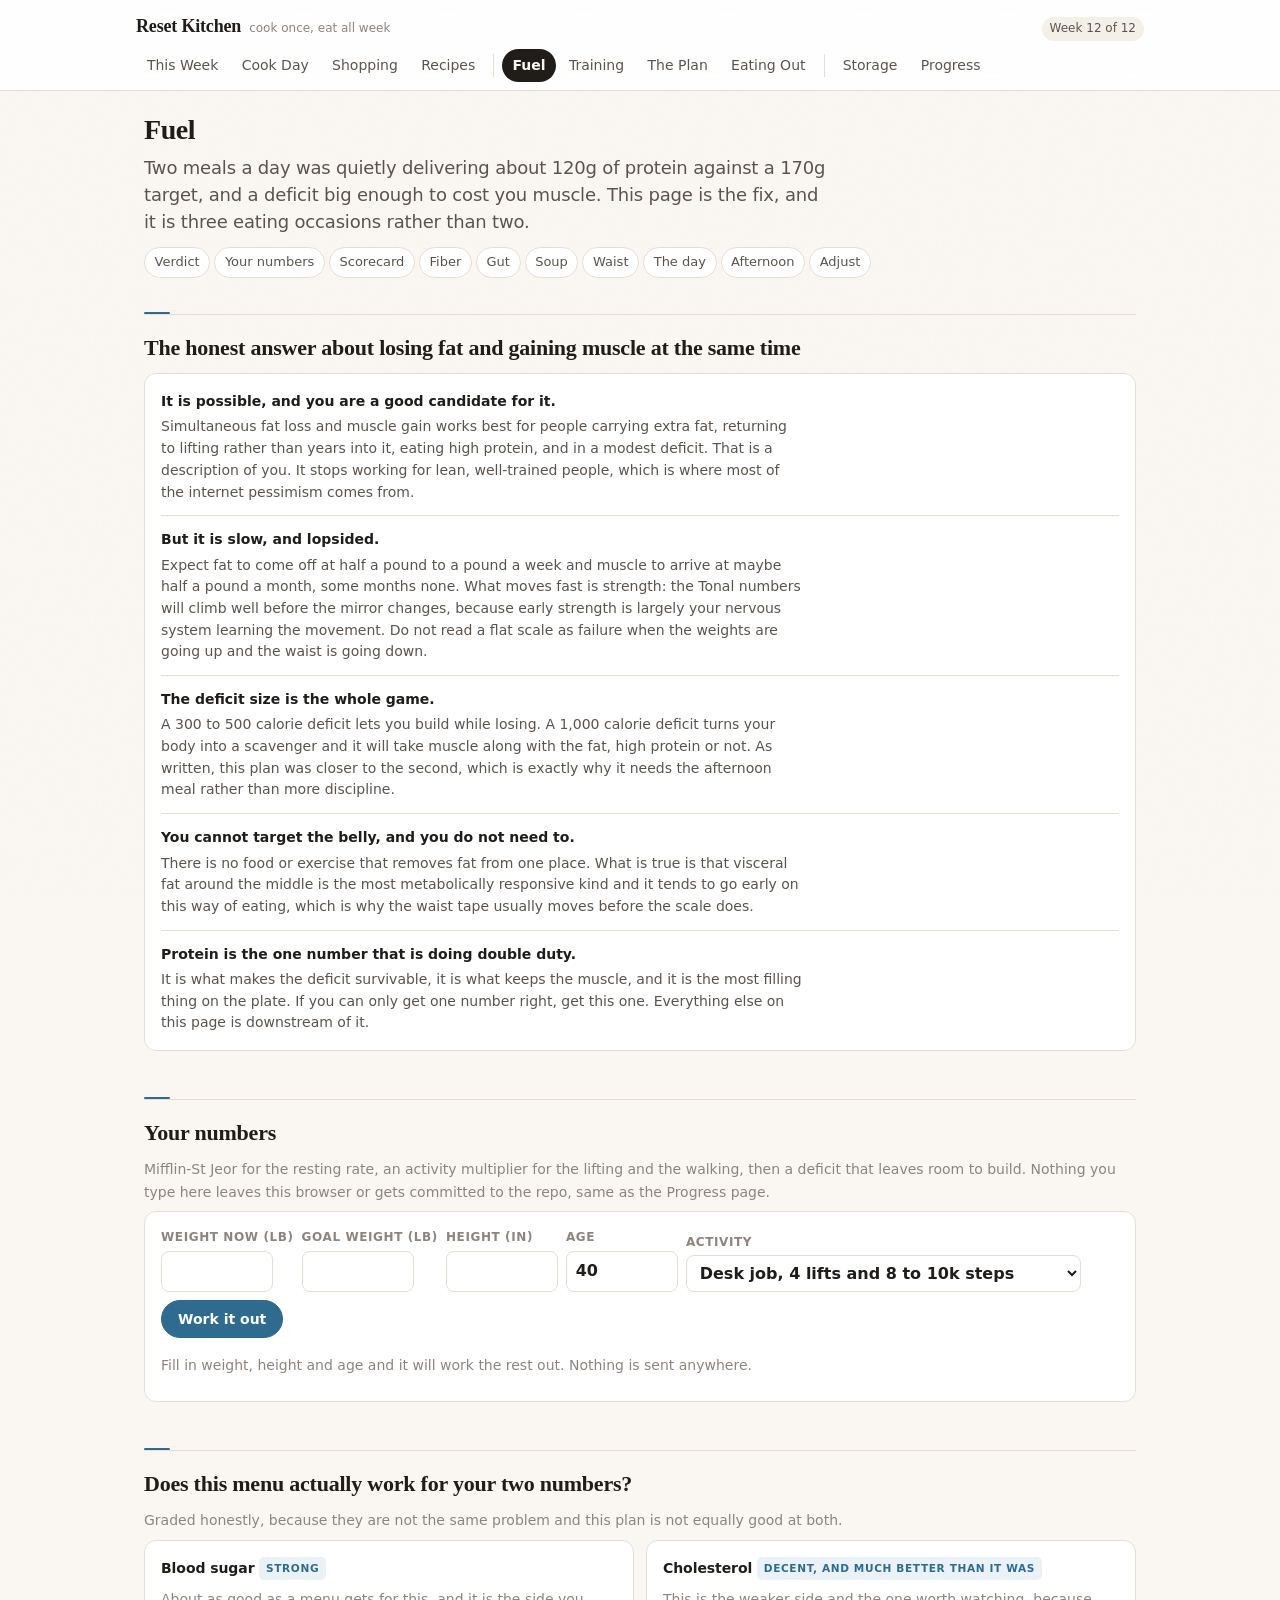
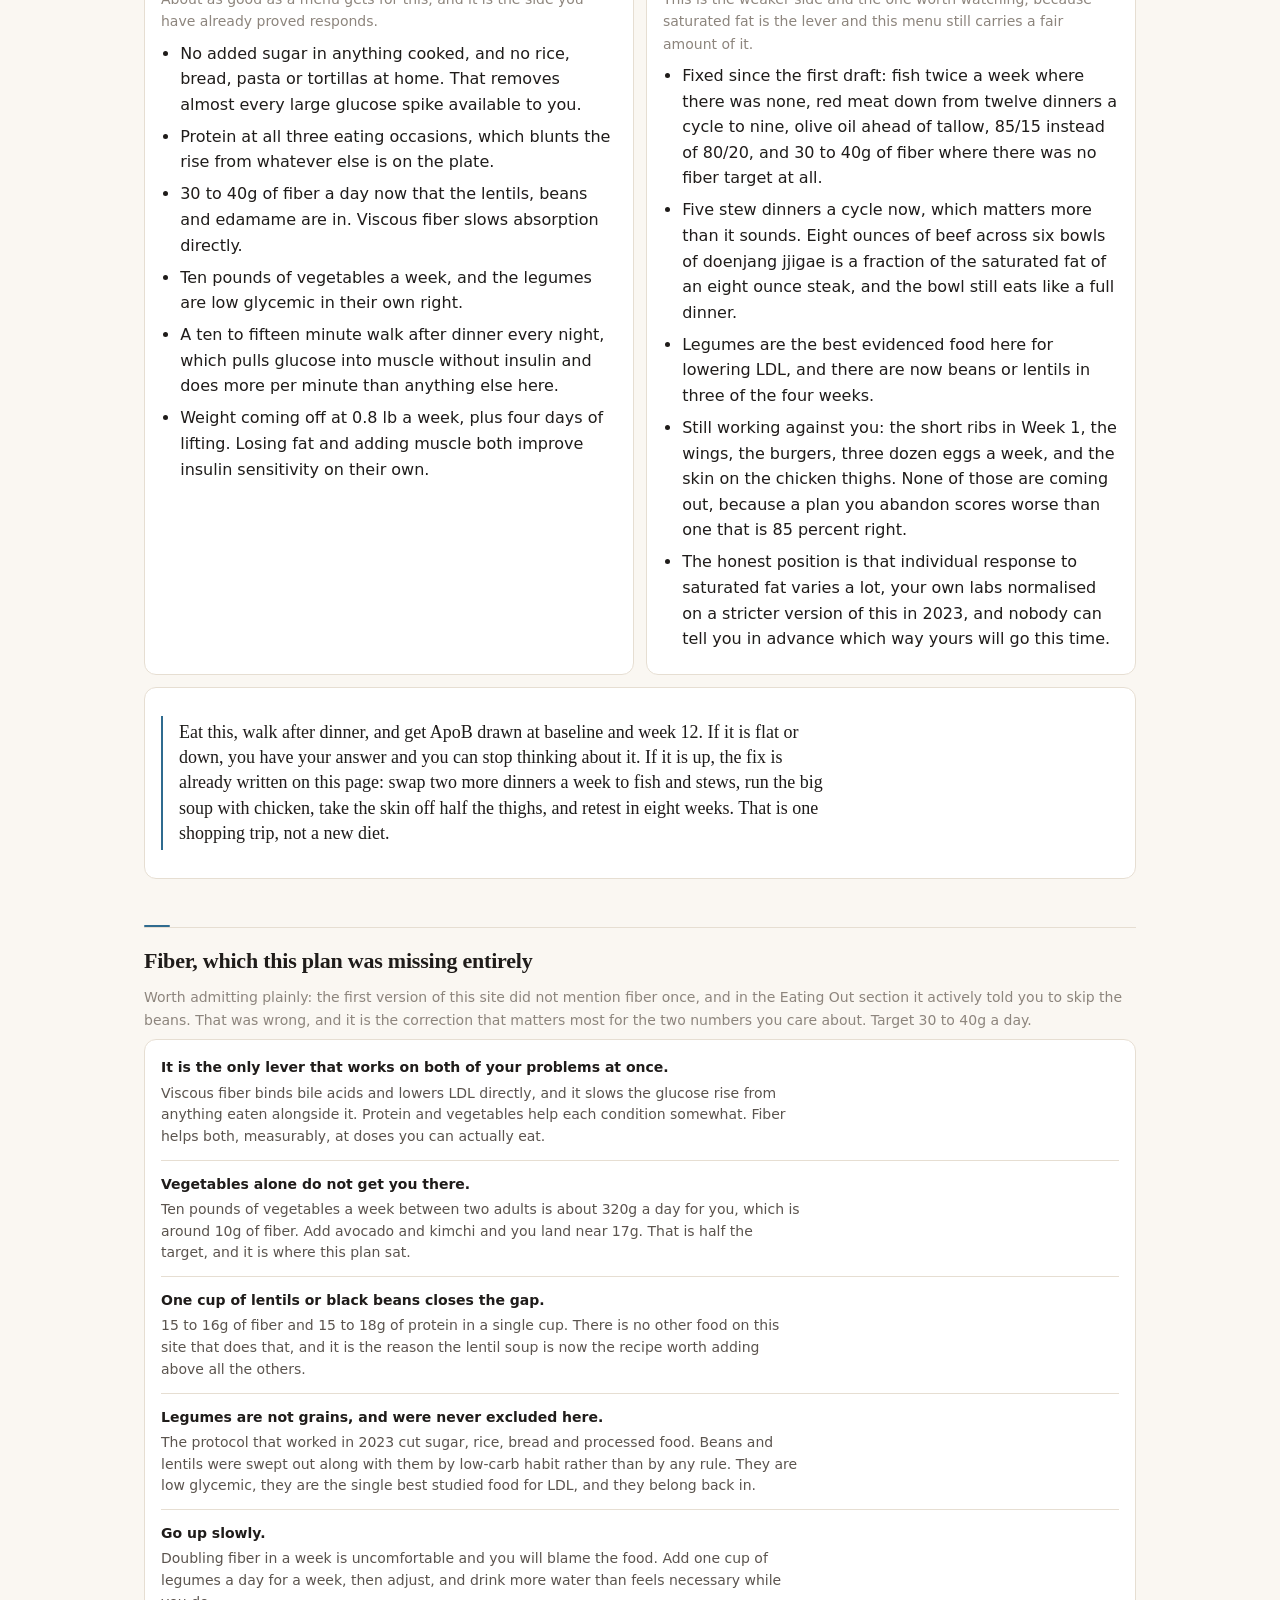
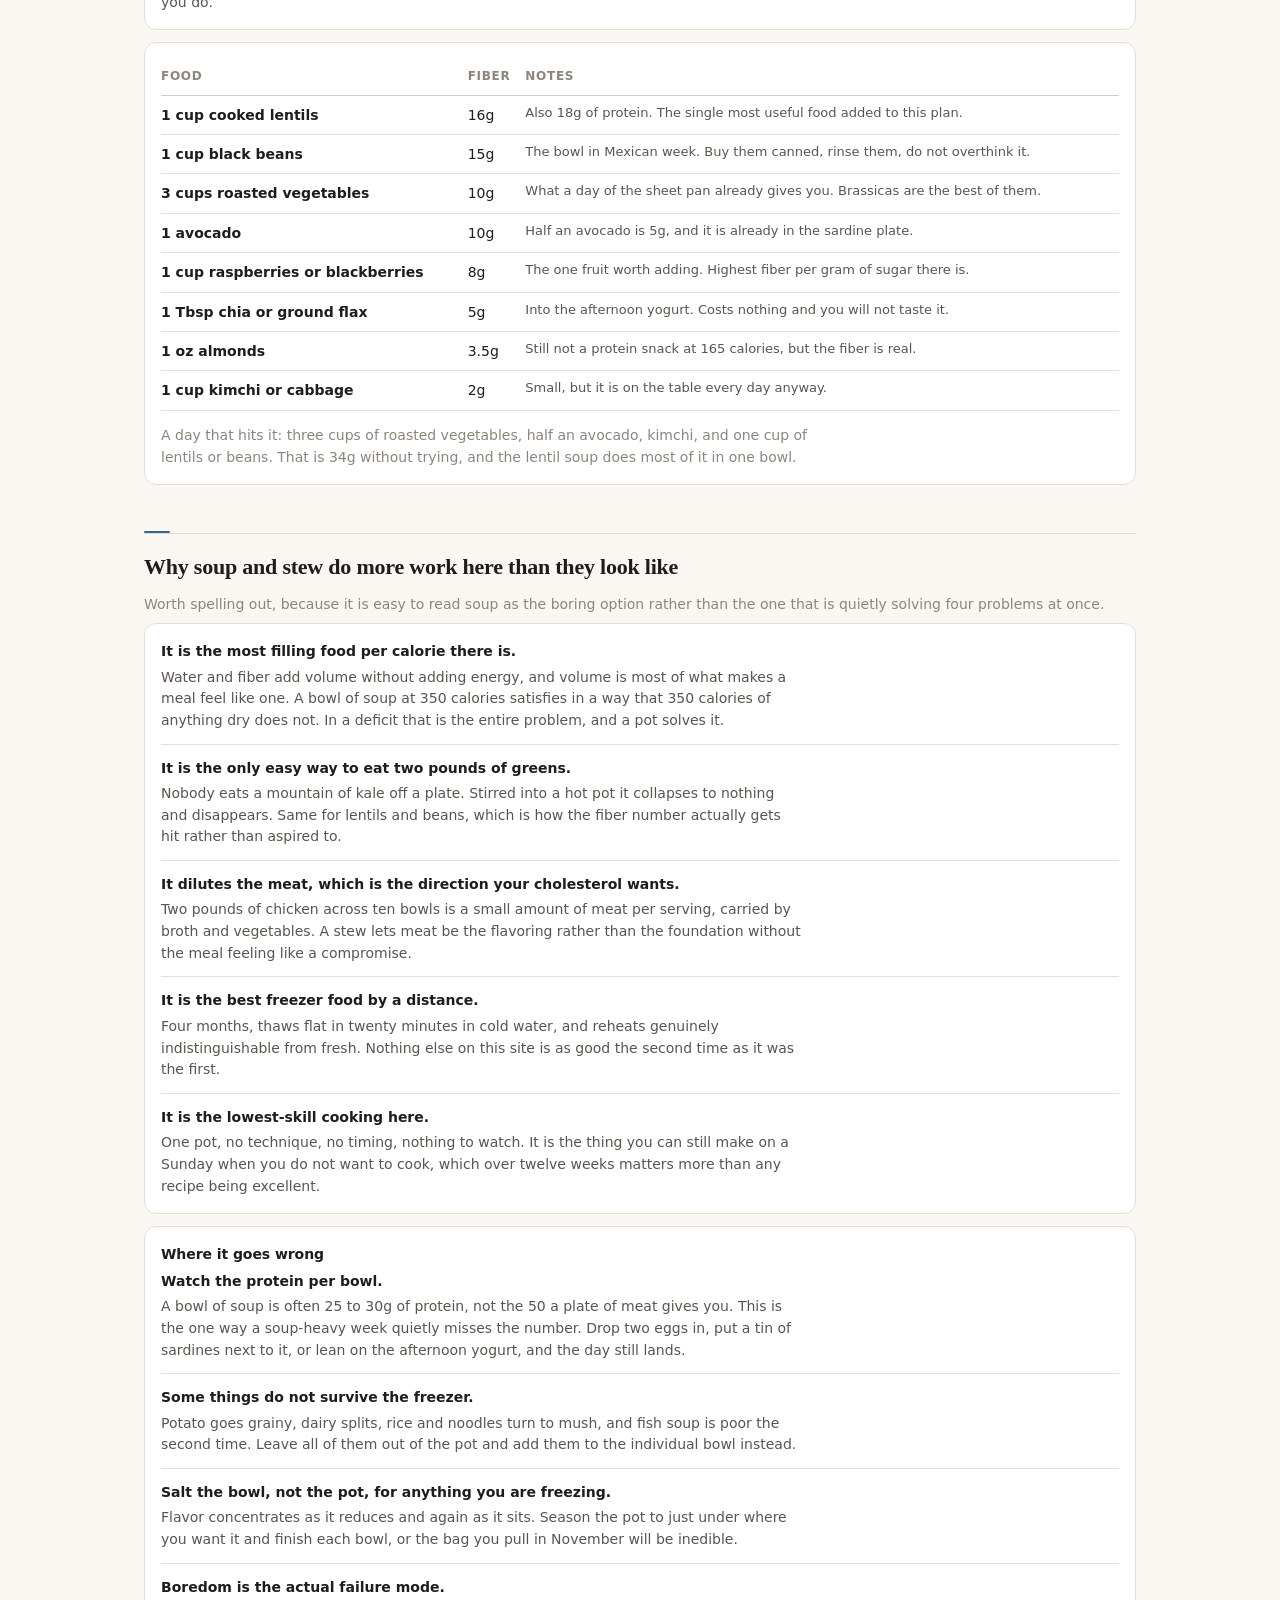
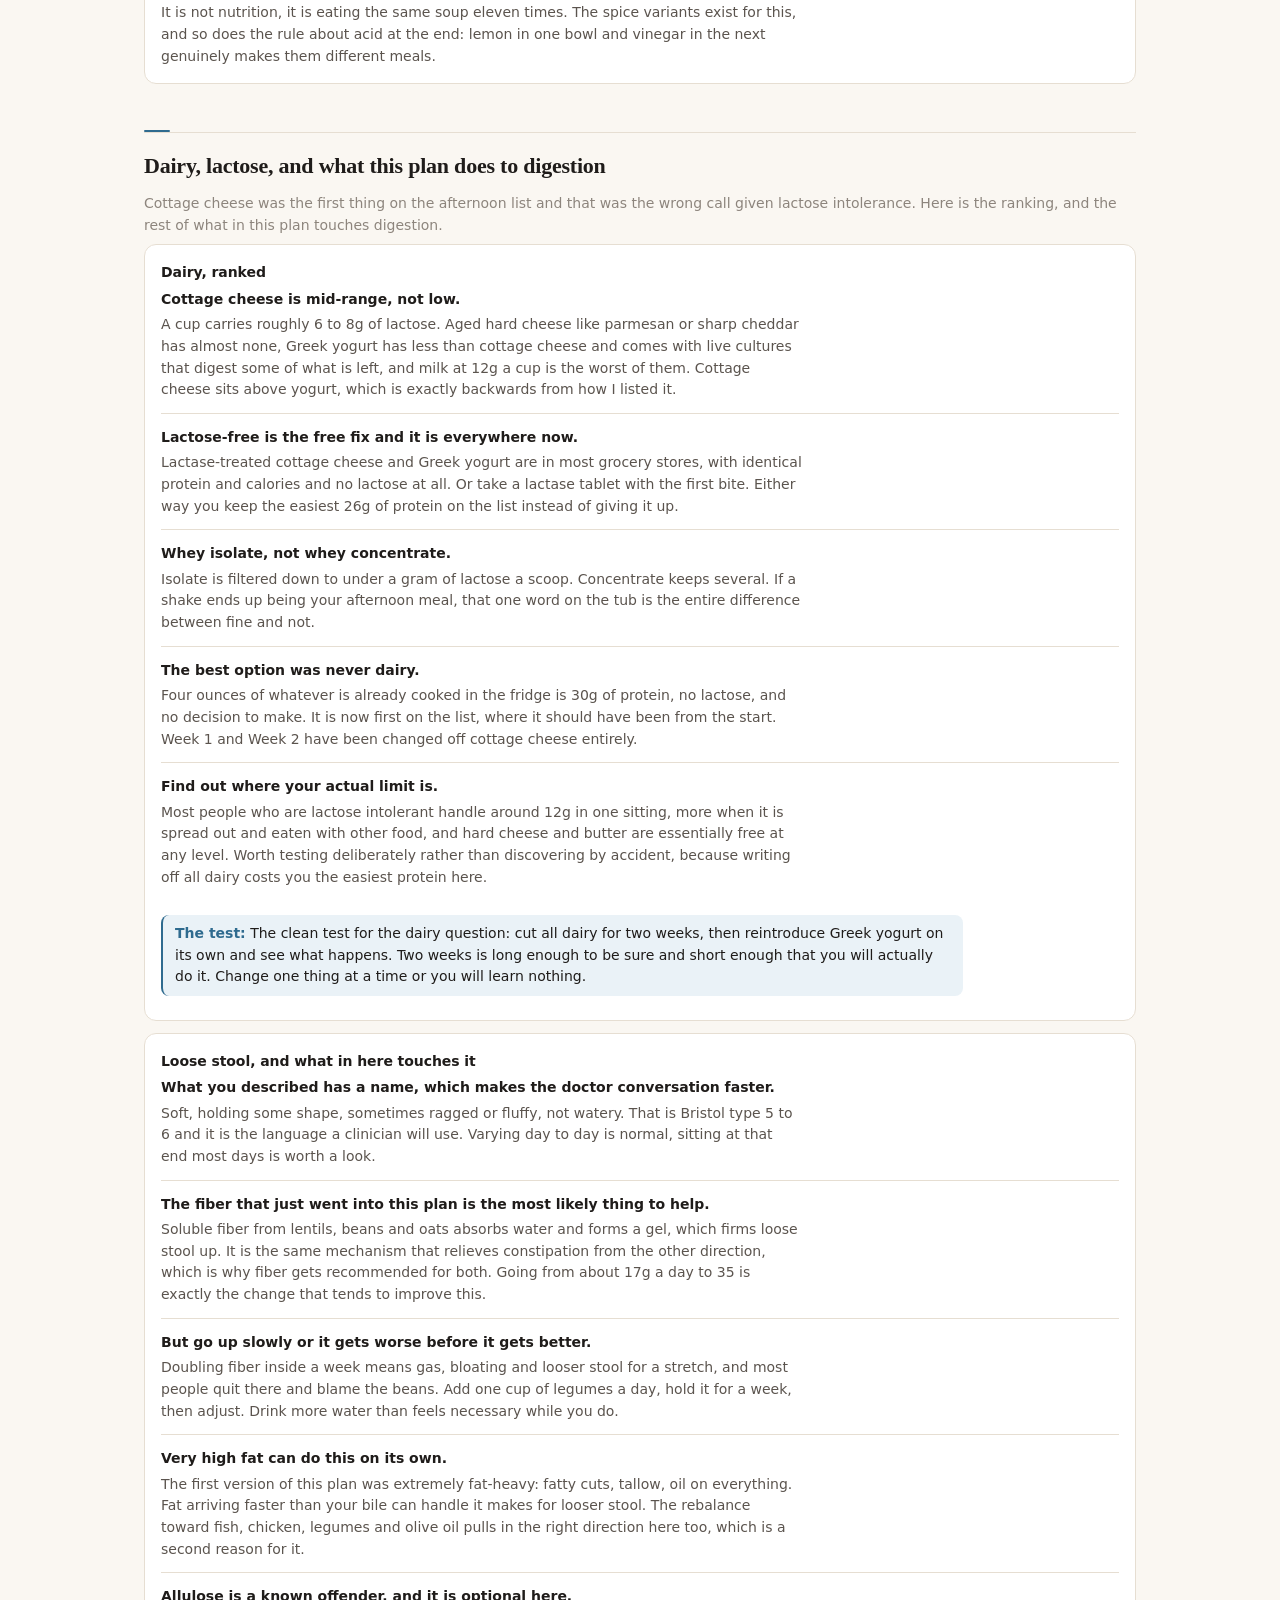
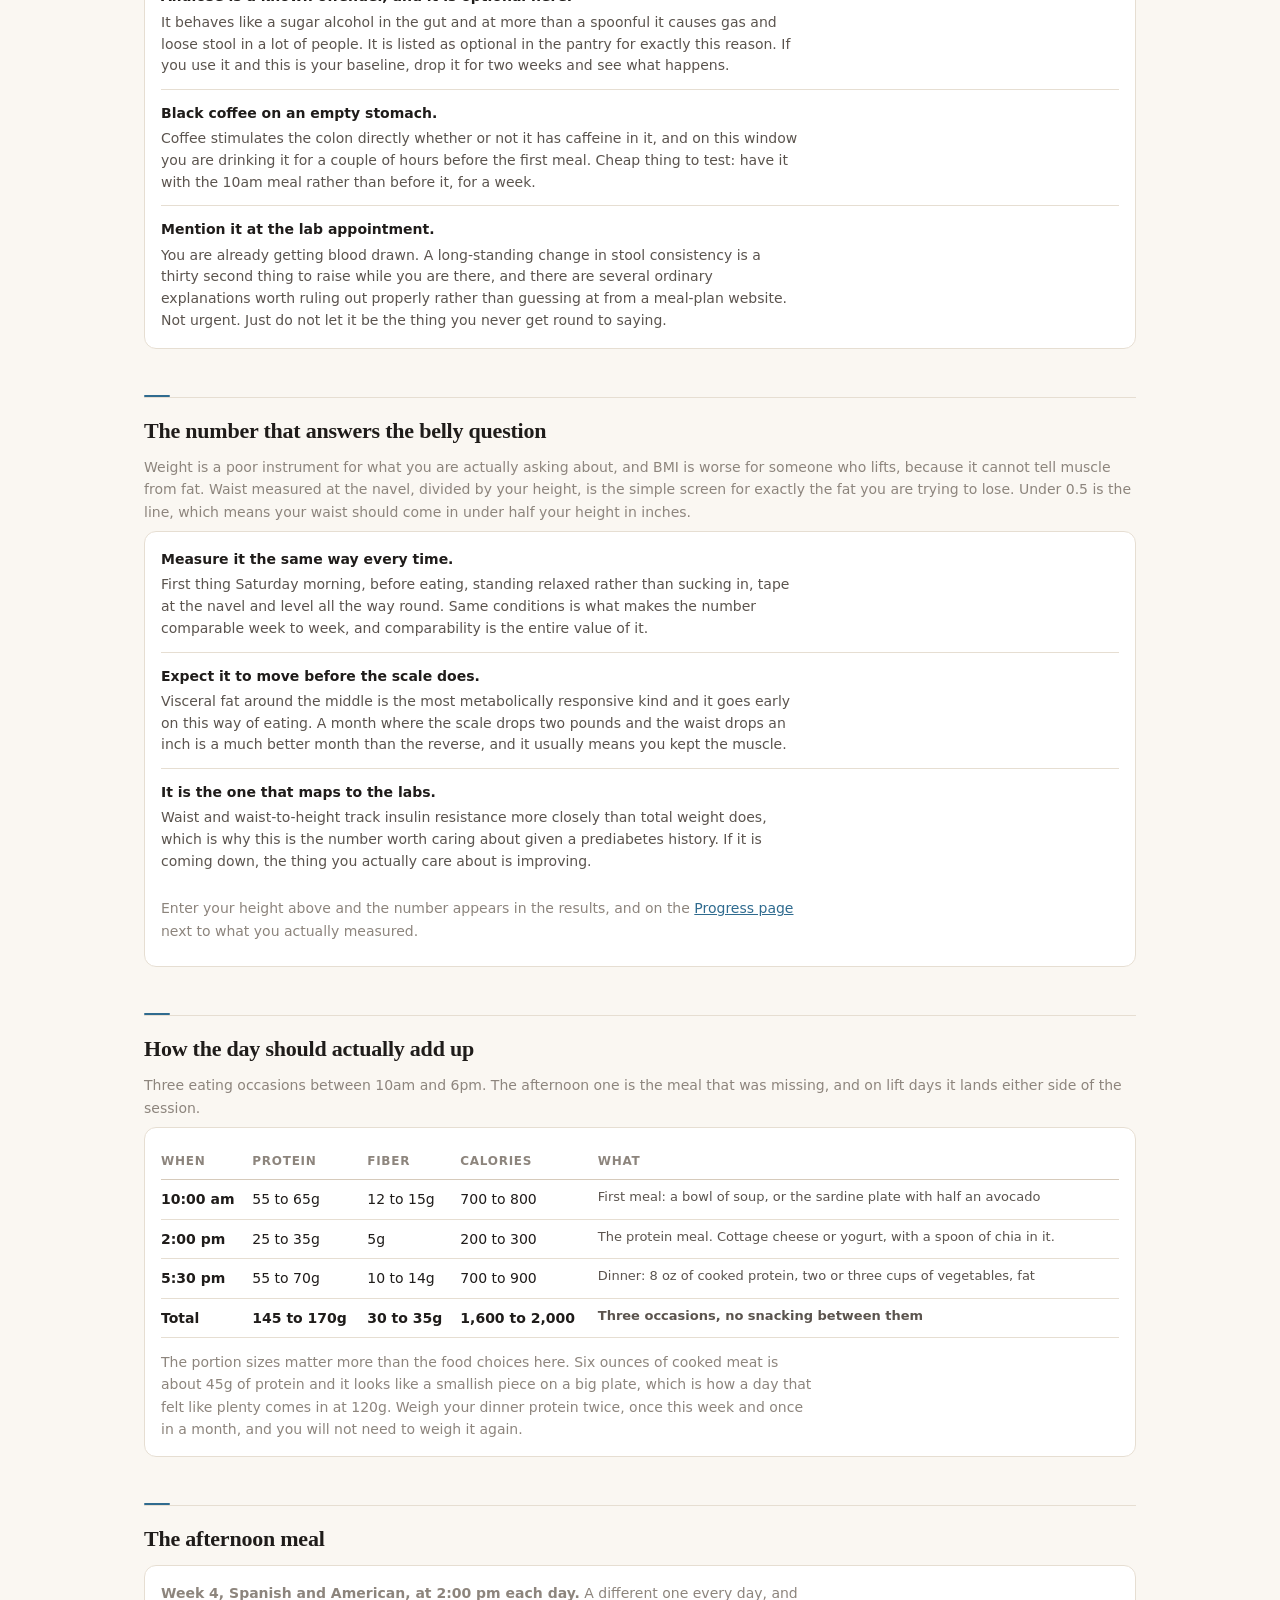
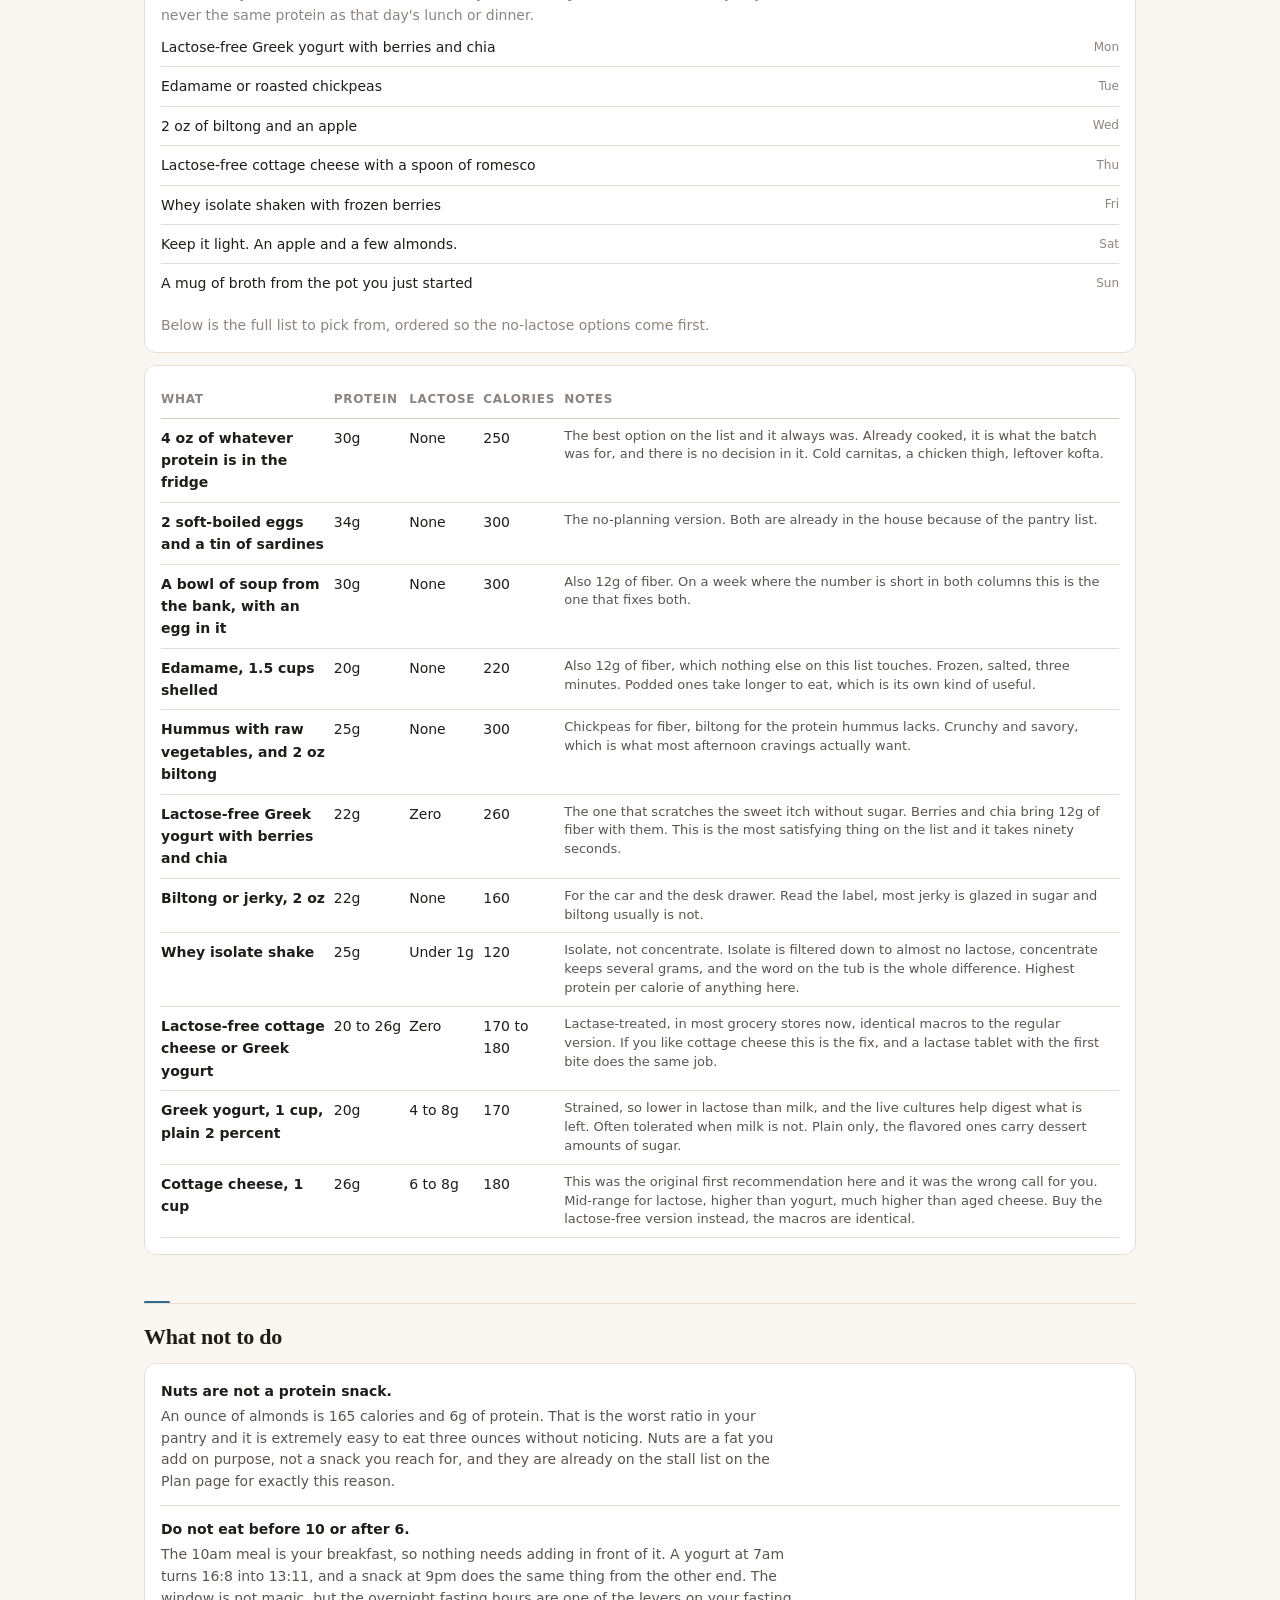
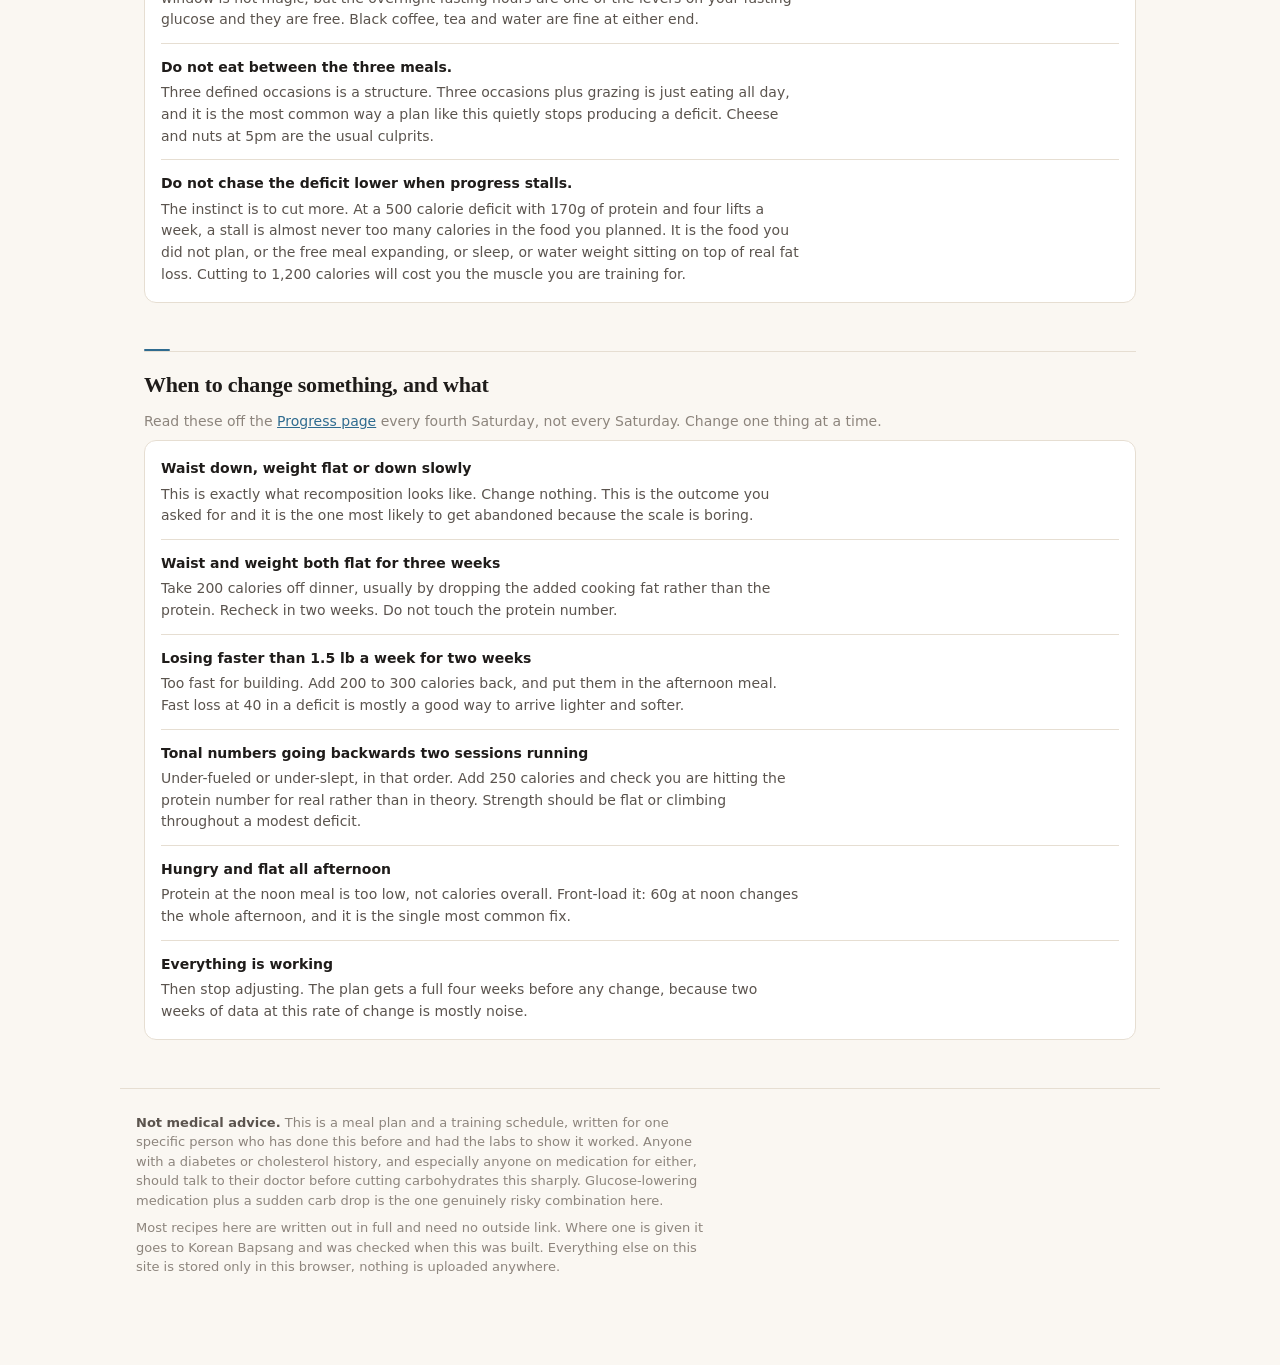
<file: fuel.html>
<!DOCTYPE html>
<html lang="en">
<head>
<meta charset="utf-8">
<meta name="viewport" content="width=device-width, initial-scale=1">
<title>Fuel - Reset Kitchen</title>
<meta name="description" content="Calories, protein, and the third eating occasion.">
<meta name="theme-color" content="#b8402b">
<link rel="stylesheet" href="assets/style.css">
</head>
<body>
<main id="main"></main>
<script src="data/plan.js"></script>
<script src="assets/app.js"></script>
<script>
renderChrome('fuel.html');
const w = weekData();
const win = activeWindow();
const SLOT = { first: win.first, snack: win.snack, dinner: win.dinner, total: 'Total' };

$('#main').innerHTML = `
  <h1>Fuel</h1>
  <p class="lede">${esc(FUEL.headline)}</p>
  <nav class="jump"><a href="#recomp">Verdict</a><a href="#numbers">Your numbers</a><a href="#score">Scorecard</a><a href="#fiber">Fiber</a><a href="#gut">Gut</a><a href="#soup">Soup</a><a href="#waist">Waist</a><a href="#day">The day</a><a href="#afternoon">Afternoon</a><a href="#adjust">Adjust</a></nav>

  <h2 id="recomp">${esc(FUEL.verdict.title)}</h2>
  <div class="card">
    ${FUEL.verdict.points.map(x => `<div class="qa"><b>${esc(x.p)}</b><p>${esc(x.d)}</p></div>`).join('')}
  </div>

  <h2 id="numbers">${esc(FUEL.math.title)}</h2>
  <p class="muted">${esc(FUEL.math.body)}</p>
  <div class="card">
    <div class="inputrow">
      <label>Weight now (lb)<input type="number" step="1" id="wt" inputmode="decimal"></label>
      <label>Goal weight (lb)<input type="number" step="1" id="gw" inputmode="decimal"></label>
      <label>Height (in)<input type="number" step="0.5" id="ht" inputmode="decimal"></label>
      <label>Age<input type="number" step="1" id="ag" inputmode="numeric" value="${CONFIG.age || ''}"></label>
      <label>Activity<select id="ac">
        <option value="1.35">Desk job, not much walking</option>
        <option value="1.5" selected>Desk job, 4 lifts and 8 to 10k steps</option>
        <option value="1.65">On your feet, 4 lifts and lots of walking</option>
      </select></label>
      <button id="save">Work it out</button>
    </div>
    <div id="out"></div>
  </div>

  <h2 id="score">${esc(FUEL.scorecard.title)}</h2>
  <p class="muted">${esc(FUEL.scorecard.body)}</p>
  <div class="grid two">
    <div class="card">
      <h3 style="margin-top:0">Blood sugar <span class="cuis">${esc(FUEL.scorecard.glucose.grade)}</span></h3>
      <p class="muted">${esc(FUEL.scorecard.glucose.why)}</p>
      <ul style="margin:0;padding-left:1.2rem">${FUEL.scorecard.glucose.points.map(x => `<li style="margin:.4rem 0">${esc(x)}</li>`).join('')}</ul>
    </div>
    <div class="card">
      <h3 style="margin-top:0">Cholesterol <span class="cuis">${esc(FUEL.scorecard.cholesterol.grade)}</span></h3>
      <p class="muted">${esc(FUEL.scorecard.cholesterol.why)}</p>
      <ul style="margin:0;padding-left:1.2rem">${FUEL.scorecard.cholesterol.points.map(x => `<li style="margin:.4rem 0">${esc(x)}</li>`).join('')}</ul>
    </div>
  </div>
  <div class="card"><p class="verdict">${esc(FUEL.scorecard.verdict)}</p></div>

  <h2 id="fiber">${esc(FUEL.fiber.title)}</h2>
  <p class="muted">${esc(FUEL.fiber.body)}</p>
  <div class="card">
    ${FUEL.fiber.points.map(x => `<div class="qa"><b>${esc(x.p)}</b><p>${esc(x.d)}</p></div>`).join('')}
  </div>
  <div class="card">
    <table class="log">
      <thead><tr><th>Food</th><th>Fiber</th><th>Notes</th></tr></thead>
      <tbody>${FUEL.fiber.sources.map(f2 => `<tr>
        <td><b>${esc(f2.food)}</b></td><td>${esc(f2.fiber)}</td><td class="nw">${esc(f2.note)}</td>
      </tr>`).join('')}</tbody>
    </table>
    <p class="muted" style="margin:.8rem 0 0">A day that hits it: three cups of roasted vegetables, half an avocado, kimchi, and one cup of lentils or beans. That is 34g without trying, and the lentil soup does most of it in one bowl.</p>
  </div>

  <h2 id="gut">${esc(FUEL.soup.title)}</h2>
  <p class="muted">${esc(FUEL.soup.body)}</p>
  <div class="card">
    ${FUEL.soup.points.map(x => `<div class="qa"><b>${esc(x.p)}</b><p>${esc(x.d)}</p></div>`).join('')}
  </div>
  <div class="card">
    <h3 style="margin-top:0">Where it goes wrong</h3>
    ${FUEL.soup.caveats.map(x => `<div class="qa"><b>${esc(x.p)}</b><p>${esc(x.d)}</p></div>`).join('')}
  </div>

  <h2 id="soup">${esc(FUEL.gut.title)}</h2>
  <p class="muted">${esc(FUEL.gut.body)}</p>
  <div class="card">
    <h3 style="margin-top:0">Dairy, ranked</h3>
    ${FUEL.gut.dairy.map(x => `<div class="qa"><b>${esc(x.p)}</b><p>${esc(x.d)}</p></div>`).join('')}
    <div class="flag reset" style="margin-top:.9rem"><b>The test:</b> ${esc(FUEL.gut.test)}</div>
  </div>
  <div class="card">
    <h3 style="margin-top:0">Loose stool, and what in here touches it</h3>
    ${FUEL.gut.stool.map(x => `<div class="qa"><b>${esc(x.p)}</b><p>${esc(x.d)}</p></div>`).join('')}
  </div>

  <h2 id="waist">${esc(FUEL.waist.title)}</h2>
  <p class="muted">${esc(FUEL.waist.body)}</p>
  <div class="card">
    ${FUEL.waist.points.map(x => `<div class="qa"><b>${esc(x.p)}</b><p>${esc(x.d)}</p></div>`).join('')}
    <p class="muted" style="margin-top:.8rem">Enter your height above and the number appears in the results, and on the <a href="track.html">Progress page</a> next to what you actually measured.</p>
  </div>

  <h2 id="day">${esc(FUEL.day.title)}</h2>
  <p class="muted">${esc(FUEL.day.body)}</p>
  <div class="card">
    <table class="log">
      <thead><tr><th>When</th><th>Protein</th><th>Fiber</th><th>Calories</th><th>What</th></tr></thead>
      <tbody>${FUEL.day.rows.map((r, i) => `<tr${i === FUEL.day.rows.length - 1 ? ' class="tot"' : ''}>
        <td><b>${esc(SLOT[r.slot] || r.slot)}</b></td><td>${esc(r.protein)}</td><td>${esc(r.fiber)}</td><td>${esc(r.kcal)}</td><td class="nw">${esc(r.what)}</td>
      </tr>`).join('')}</tbody>
    </table>
    <p class="muted" style="margin:.8rem 0 0">${esc(FUEL.day.note)}</p>
  </div>

  <h2 id="afternoon">The afternoon meal</h2>
  <div class="card">
    <p class="muted" style="margin:0 0 .6rem"><b>Week ${w.n}, ${esc(w.cuisine)}, at ${esc(win.snack)} each day.</b> A different one every day, and never the same protein as that day's lunch or dinner.</p>
    <div id="wsnacks"></div>
    <p class="muted" style="margin:.7rem 0 0">Below is the full list to pick from, ordered so the no-lactose options come first.</p>
  </div>
  <div class="card">
    <table class="log">
      <thead><tr><th>What</th><th>Protein</th><th>Lactose</th><th>Calories</th><th>Notes</th></tr></thead>
      <tbody>${FUEL.snacks.map(s2 => `<tr>
        <td><b>${esc(s2.what)}</b></td><td>${esc(s2.protein)}</td><td>${esc(s2.lactose)}</td><td>${esc(s2.kcal)}</td><td class="nw">${esc(s2.note)}</td>
      </tr>`).join('')}</tbody>
    </table>
  </div>

  <h2 id="notdo">What not to do</h2>
  <div class="card">
    ${FUEL.nots.map(x => `<div class="qa"><b>${esc(x.p)}</b><p>${esc(x.d)}</p></div>`).join('')}
  </div>

  <h2 id="adjust">When to change something, and what</h2>
  <p class="muted">Read these off the <a href="track.html">Progress page</a> every fourth Saturday, not every Saturday. Change one thing at a time.</p>
  <div class="card">
    ${FUEL.adjust.map(a => `<div class="qa"><b>${esc(a.signal)}</b><p>${esc(a.do)}</p></div>`).join('')}
  </div>
`;

$('#wsnacks').innerHTML = w.days.map(d => `<div class="frz">
  <span class="n">${esc(d.snack || w.snack || '')}</span>
  <span class="age">${esc(d.day)}</span>
</div>`).join('');

/* ---------- the calculator ---------- */

const K = 'fuel';
const f = store.get(K, {});
['wt', 'gw', 'ht', 'ag'].forEach(id => { if (f[id]) $('#' + id).value = f[id]; });
if (f.ac) $('#ac').value = f.ac;

function calc() {
  const wt = +$('#wt').value, gw = +$('#gw').value, ht = +$('#ht').value, ag = +$('#ag').value, ac = +$('#ac').value;
  if (!wt || !ht || !ag) {
    $('#out').innerHTML = '<p class="muted">Fill in weight, height and age and it will work the rest out. Nothing is sent anywhere.</p>';
    return;
  }
  store.set(K, { wt, gw, ht, ag, ac });

  const kg = wt * 0.45359237, cm = ht * 2.54;
  const bmr = Math.round(10 * kg + 6.25 * cm - 5 * ag + 5);
  const tdee = Math.round(bmr * ac);

  // 15 percent below burn, but never so steep that it costs muscle:
  // capped at 1 percent of bodyweight a week, and floored at 300 so it still does something.
  const r25 = (n) => Math.round(n / 25) * 25;
  const capFromWeight = wt * 0.01 * 3500 / 7;
  const deficit = Math.round(Math.max(300, Math.min(tdee * 0.15, capFromWeight, 750)));
  const target = r25(tdee - deficit);
  const lo = r25(target - 150);
  const hi = r25(target + 150);

  const basis = gw && gw < wt ? gw : Math.round(wt * 0.85);
  const pro = Math.round(basis / 5) * 5;
  const proLo = Math.round(basis * 0.9 / 5) * 5;
  const fatMin = Math.round(basis * 0.35 / 5) * 5;
  const proKcal = pro * 4, fatKcal = fatMin * 9;
  const restKcal = target - proKcal - fatKcal;

  const waistTarget = +(ht / 2).toFixed(1);
  const perWeek = (tdee - target) * 7 / 3500;
  const pctWeek = perWeek / wt * 100;
  const toGoal = gw && gw < wt ? Math.ceil((wt - gw) / perWeek) : null;

  const tooFast = pctWeek > 1.1;
  const plan170 = Math.abs(pro - CONFIG.proteinTarget) > 20;

  // The three occasions on this food land around 1,800. Say out loud what to do
  // about the gap, rather than leaving two numbers on the page contradicting each other.
  const planMid = 1800;
  const gap = target - planMid;
  let gapNote = '';
  if (gap > 200) {
    const adds = Math.round(gap / 130);
    gapNote = `<div class="flag keeps" style="margin-top:.9rem"><b>Mind the gap.</b>
      The three eating occasions in the table below come to roughly ${planMid.toLocaleString()} calories as written, and you need
      ${target.toLocaleString()}. So add about ${adds} of these a day, on top of the plan:
      a tablespoon of olive oil over the vegetables (120), two more ounces of dinner protein (120 calories and 15g of protein),
      half an avocado (120), two eggs (140), or a second cup of cottage cheese in the afternoon (180).
      Under-eating on a plan like this is far more common than over-eating, because the food is filling and nobody is counting.</div>`;
  } else if (gap < -200) {
    gapNote = `<div class="flag keeps" style="margin-top:.9rem"><b>Mind the gap.</b>
      The three occasions below come to roughly ${planMid.toLocaleString()} calories and your target is ${target.toLocaleString()},
      so trim about ${Math.abs(gap)}. Take it off the added cooking fat and the fattiest cuts first, never off the protein:
      less oil on the sheet pan, six ounces of dinner protein instead of eight, and skip the second avocado.</div>`;
  }

  $('#out').innerHTML = `
    <div class="stat">
      <div><b>${target.toLocaleString()}</b><span>Calories a day</span></div>
      <div><b>${pro}g</b><span>Protein a day</span></div>
      <div><b>${perWeek.toFixed(1)} lb</b><span>Fat loss a week</span></div>
      <div><b>${CONFIG.fiberTarget}g</b><span>Fiber a day</span></div>
      <div><b>${waistTarget}"</b><span>Waist target</span></div>
    </div>
    <div class="flag reset" style="margin-top:.9rem">
      <b>Your plan:</b> eat about <b>${target.toLocaleString()} calories</b> and <b>${pro}g of protein</b> a day, across three occasions.
      That is a ${(tdee - target).toLocaleString()} calorie deficit, about ${Math.round((tdee - target) / tdee * 100)} percent below your burn, which is the range that lets you lose fat and still build.
      Anywhere from ${lo.toLocaleString()} to ${hi.toLocaleString()} works. Below ${lo.toLocaleString()} you start paying for it in muscle and in Tonal numbers.
    </div>
    <table class="log" style="margin-top:.9rem">
      <thead><tr><th>Number</th><th>Value</th><th>Where it comes from</th></tr></thead>
      <tbody>
        <tr><td><b>Resting rate</b></td><td>${bmr.toLocaleString()}</td><td class="nw">Mifflin-St Jeor, what you would burn asleep all day.</td></tr>
        <tr><td><b>Waist target</b></td><td>under ${waistTarget}"</td><td class="nw">Half your height, the 0.5 waist-to-height line. A better measure of the fat you are trying to lose than either the scale or BMI.</td></tr>
        <tr><td><b>Daily burn</b></td><td>${tdee.toLocaleString()}</td><td class="nw">Resting rate times ${ac}, for four lifts a week plus the walking.</td></tr>
        <tr><td><b>Eat</b></td><td>${target.toLocaleString()}</td><td class="nw">A ${(tdee - target).toLocaleString()} deficit, ${Math.round((tdee - target) / tdee * 100)} percent below burn and no more than 1 percent of bodyweight a week. Modest on purpose, so the lifting still builds something.</td></tr>
        <tr><td><b>Protein</b></td><td>${proLo} to ${pro}g</td><td class="nw">About 1g per lb of ${gw && gw < wt ? 'goal' : 'estimated lean'} bodyweight, which is ${basis} lb. Non-negotiable, and the number this plan was failing to hit.</td></tr>
        <tr><td><b>Fiber</b></td><td>${CONFIG.fiberTarget}g</td><td class="nw">30 to 40g. A cup of lentils or beans a day plus the vegetables gets you there, and it is the one number that helps the cholesterol and the blood sugar at the same time.</td></tr>
        <tr><td><b>Fat, minimum</b></td><td>${fatMin}g</td><td class="nw">Floor for hormones. You will land well above it on this food, which is fine.</td></tr>
        <tr><td><b>Everything else</b></td><td>${restKcal > 0 ? restKcal.toLocaleString() + ' kcal' : 'covered'}</td><td class="nw">More fat, more protein, and 40 to 80g of carbohydrate from ten pounds of vegetables a week.</td></tr>
        ${toGoal ? `<tr><td><b>Time to ${gw} lb</b></td><td>${toGoal} weeks</td><td class="nw">At this rate, if nothing stalls. It always stalls somewhere, so add a month.</td></tr>` : ''}
      </tbody>
    </table>
    ${gapNote}
    ${tooFast ? `<div class="flag kid" style="margin-top:.9rem"><b>That rate is a bit quick.</b> ${pctWeek.toFixed(1)} percent of bodyweight a week is above the one percent where muscle usually starts going too. Eat at the top of the band, ${hi.toLocaleString()}, and accept the slower line on the chart.</div>` : ''}
    ${plan170 ? `<div class="flag kid" style="margin-top:.9rem"><b>Worth updating the site.</b> Your protein number works out to ${pro}g, and <code>CONFIG.proteinTarget</code> in <code>data/plan.js</code> currently says ${CONFIG.proteinTarget}g. Change it there so every page agrees with you.</div>` : ''}
    <p class="muted" style="margin-top:.9rem">${esc(FUEL.math.caveat)}</p>`;
}

$('#save').onclick = calc;
['wt', 'gw', 'ht', 'ag'].forEach(id => { $('#' + id).onchange = calc; });
$('#ac').onchange = calc;
calc();
</script>
</body>
</html>
</file>
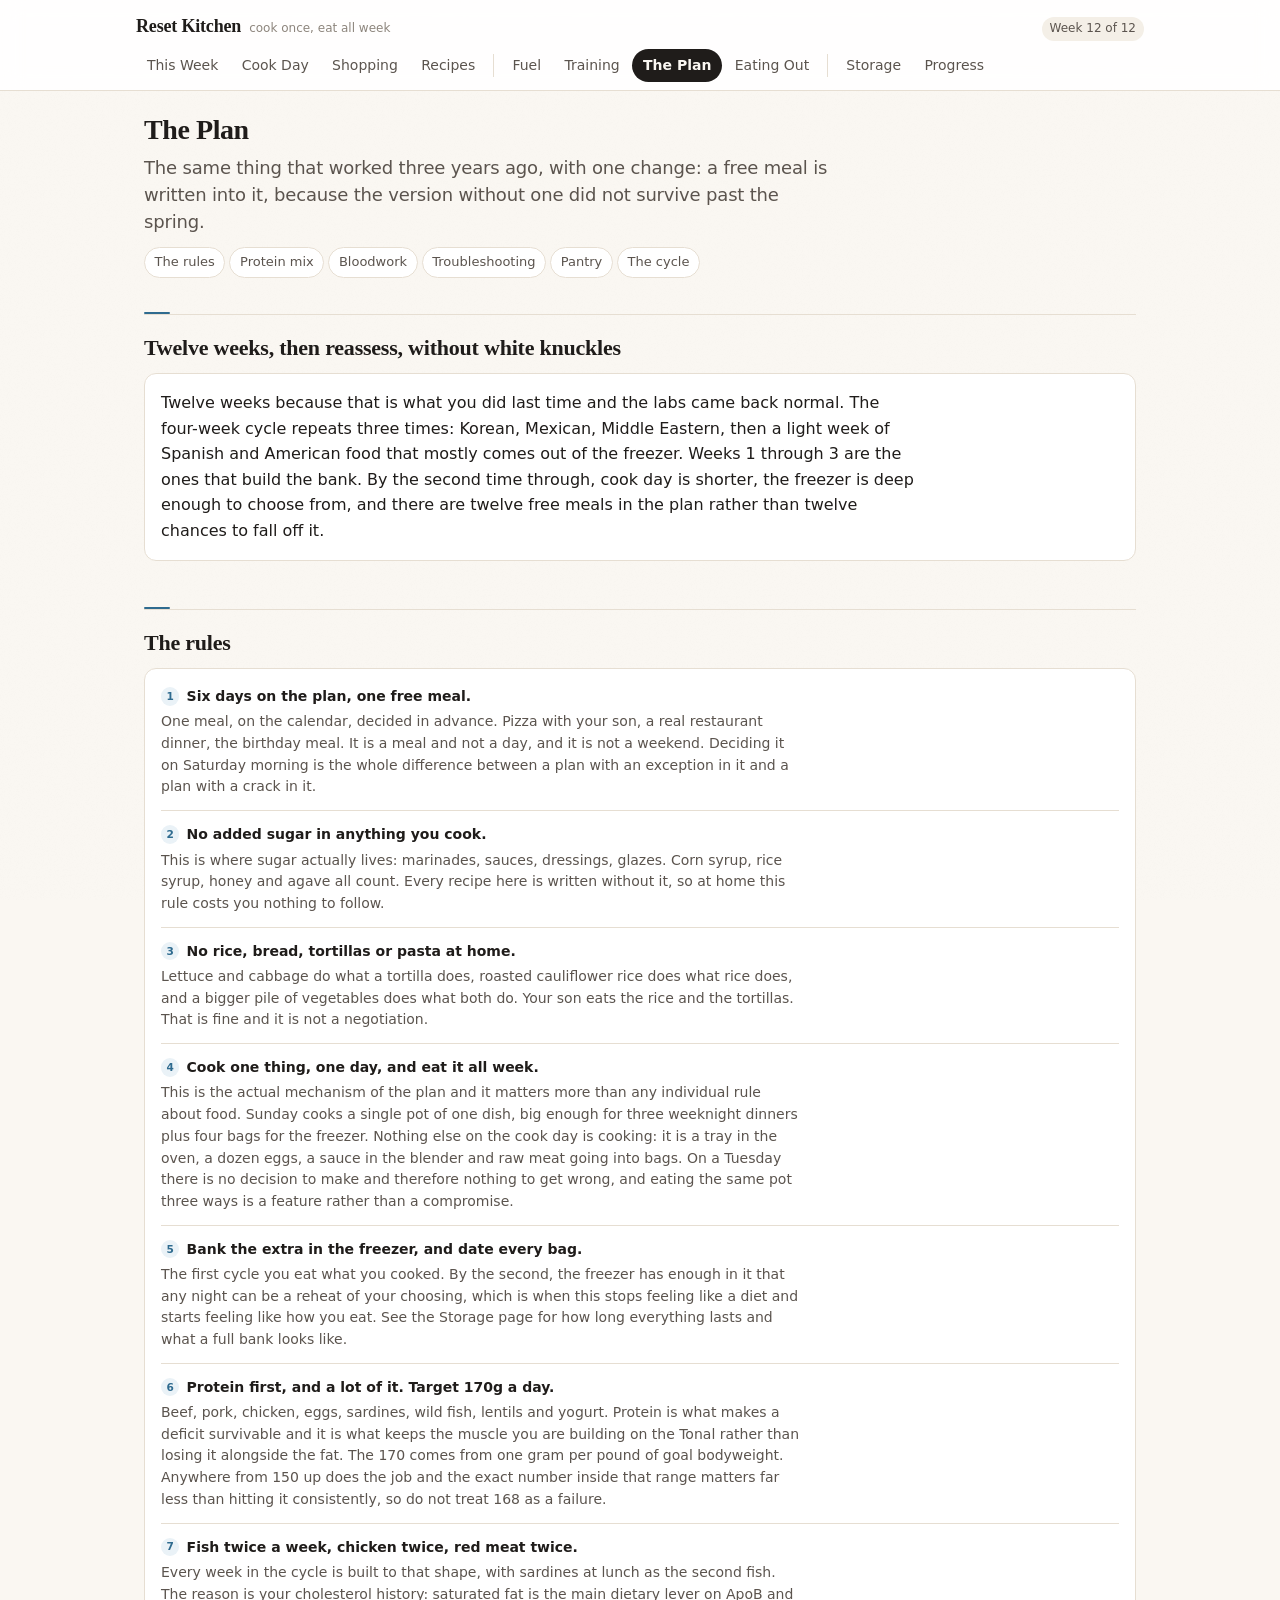
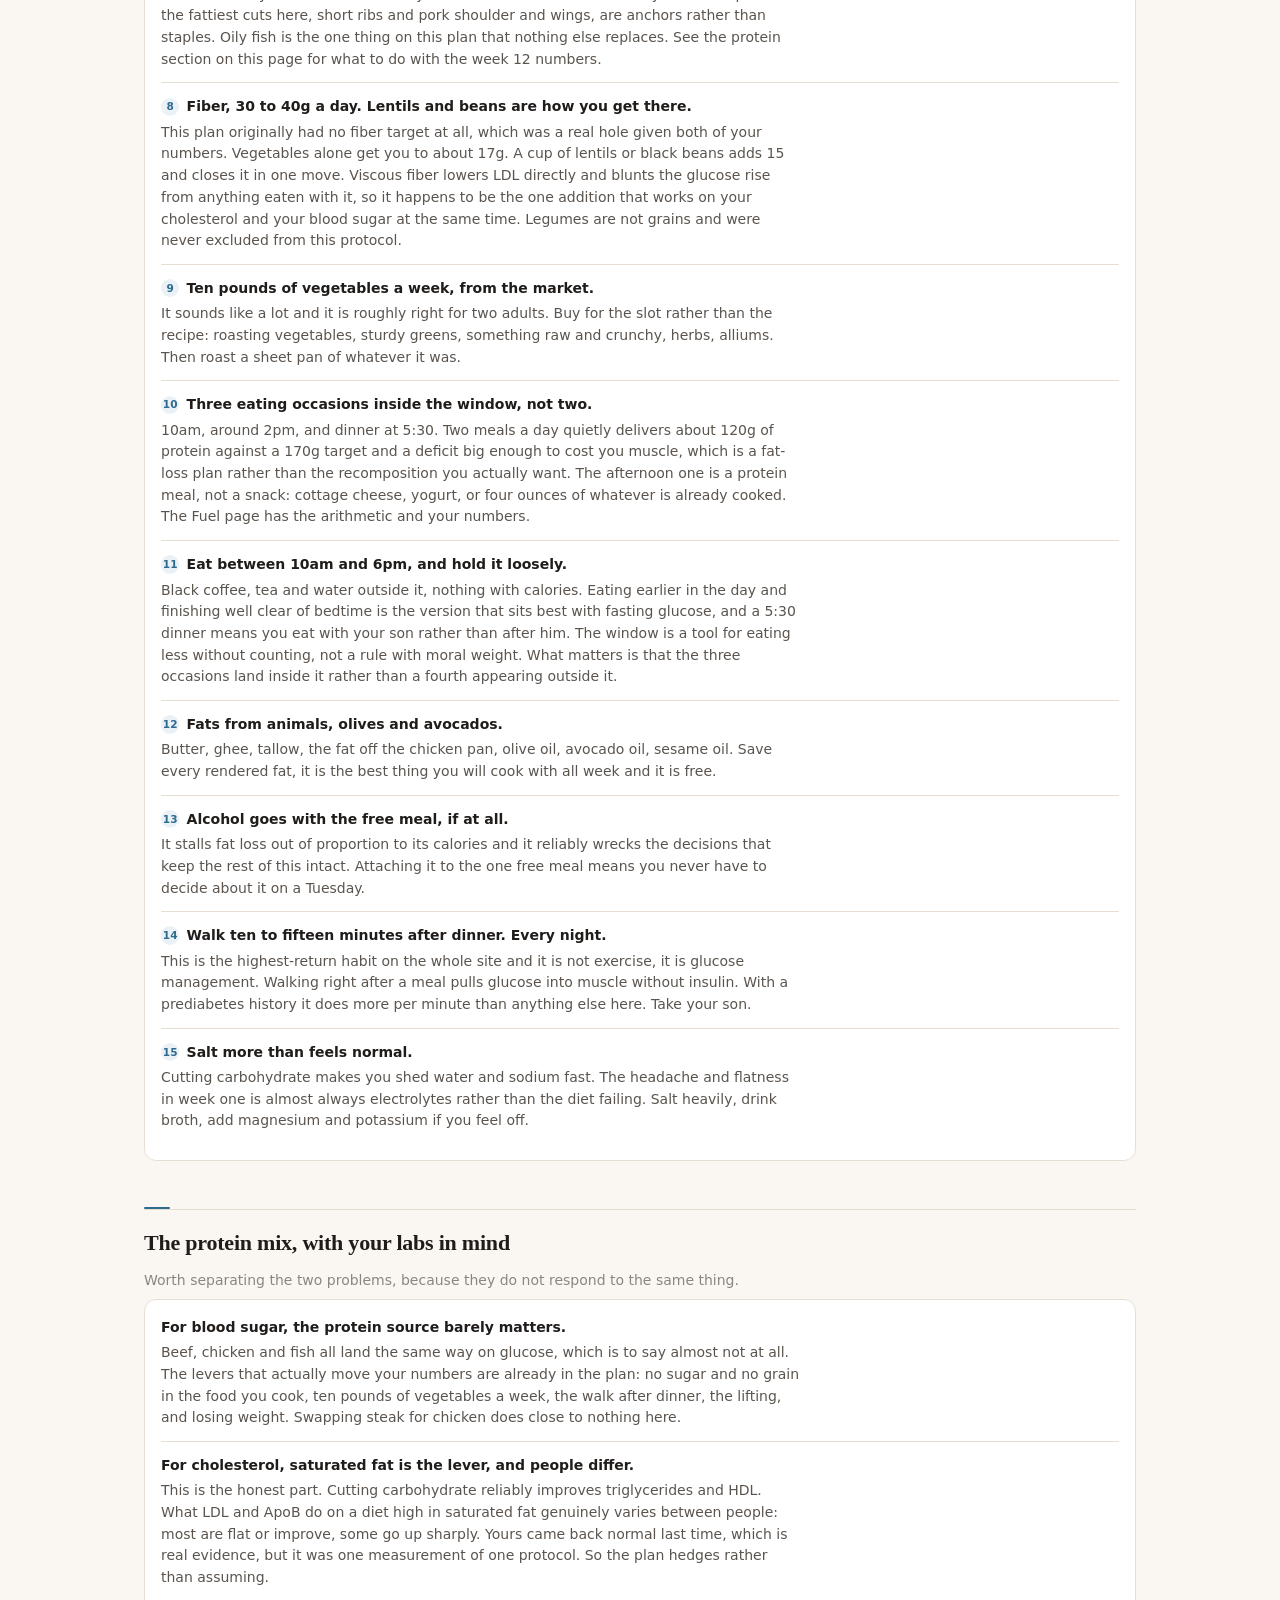
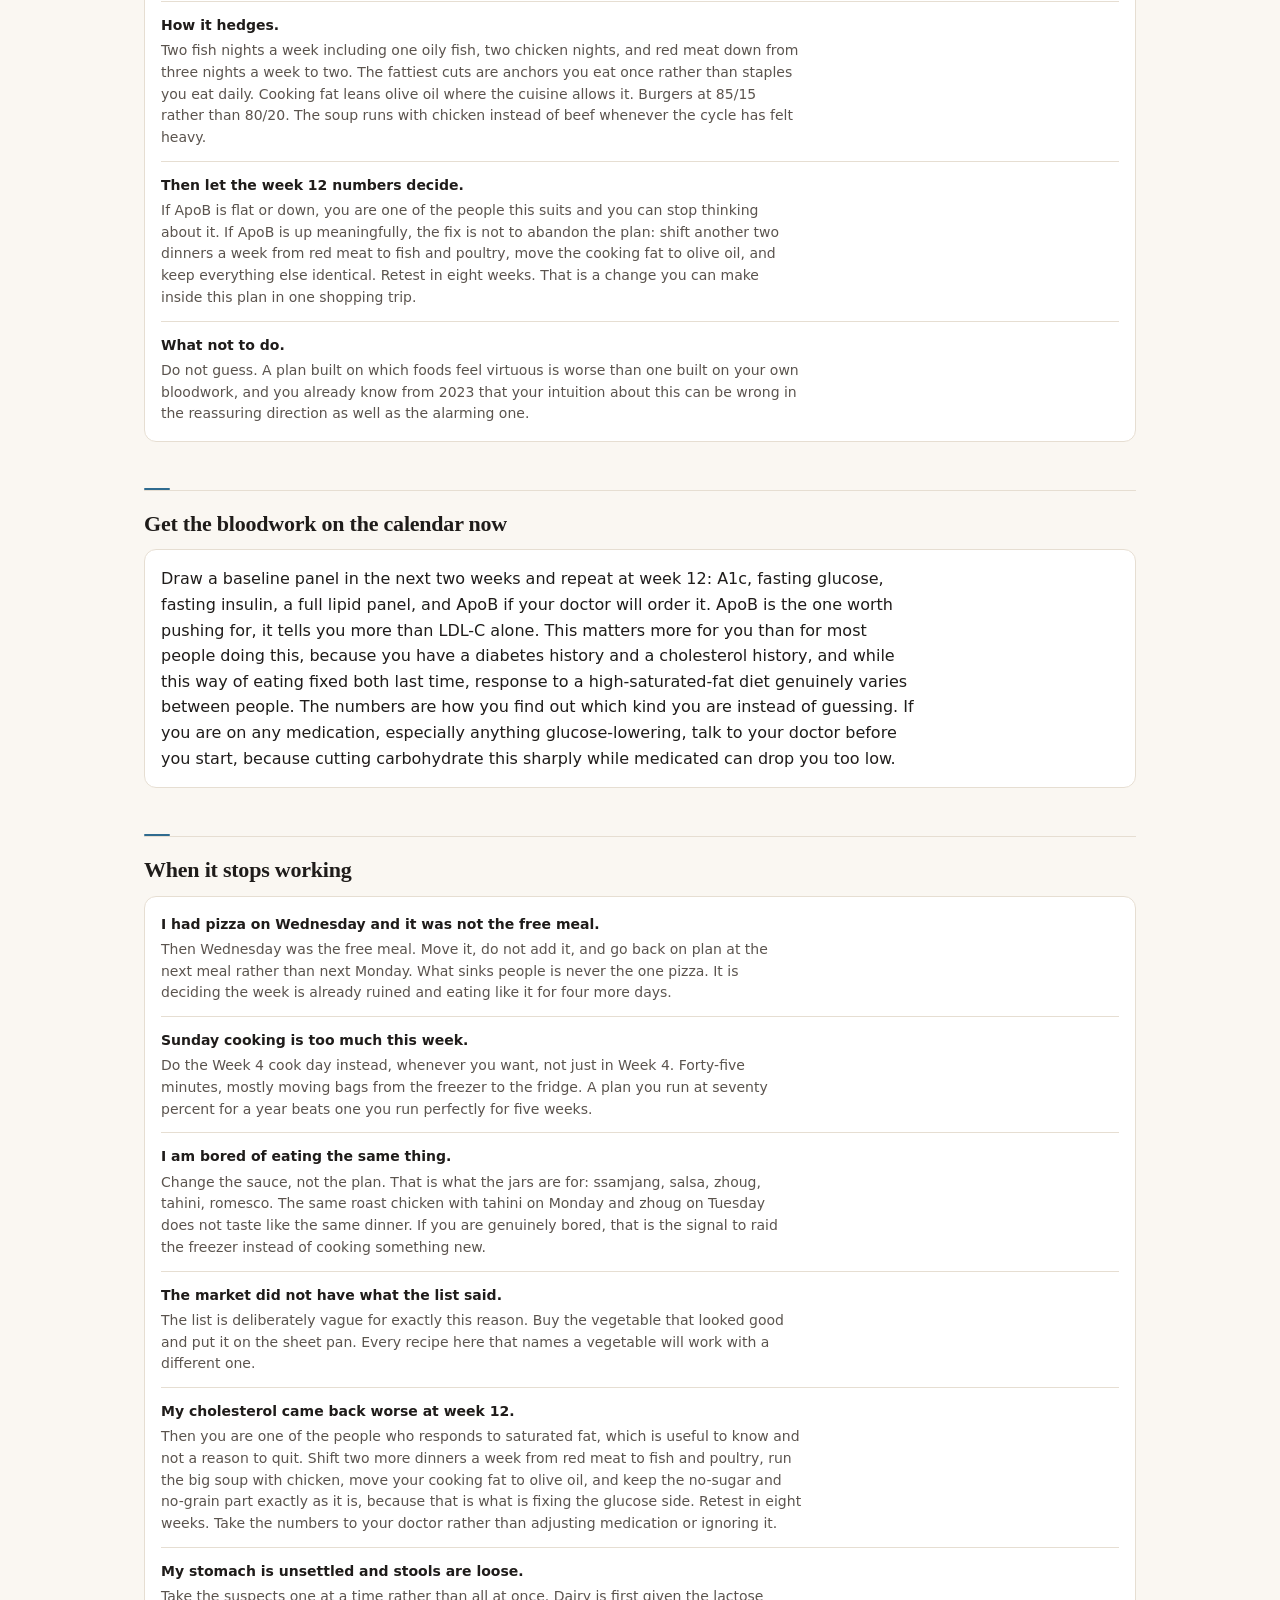
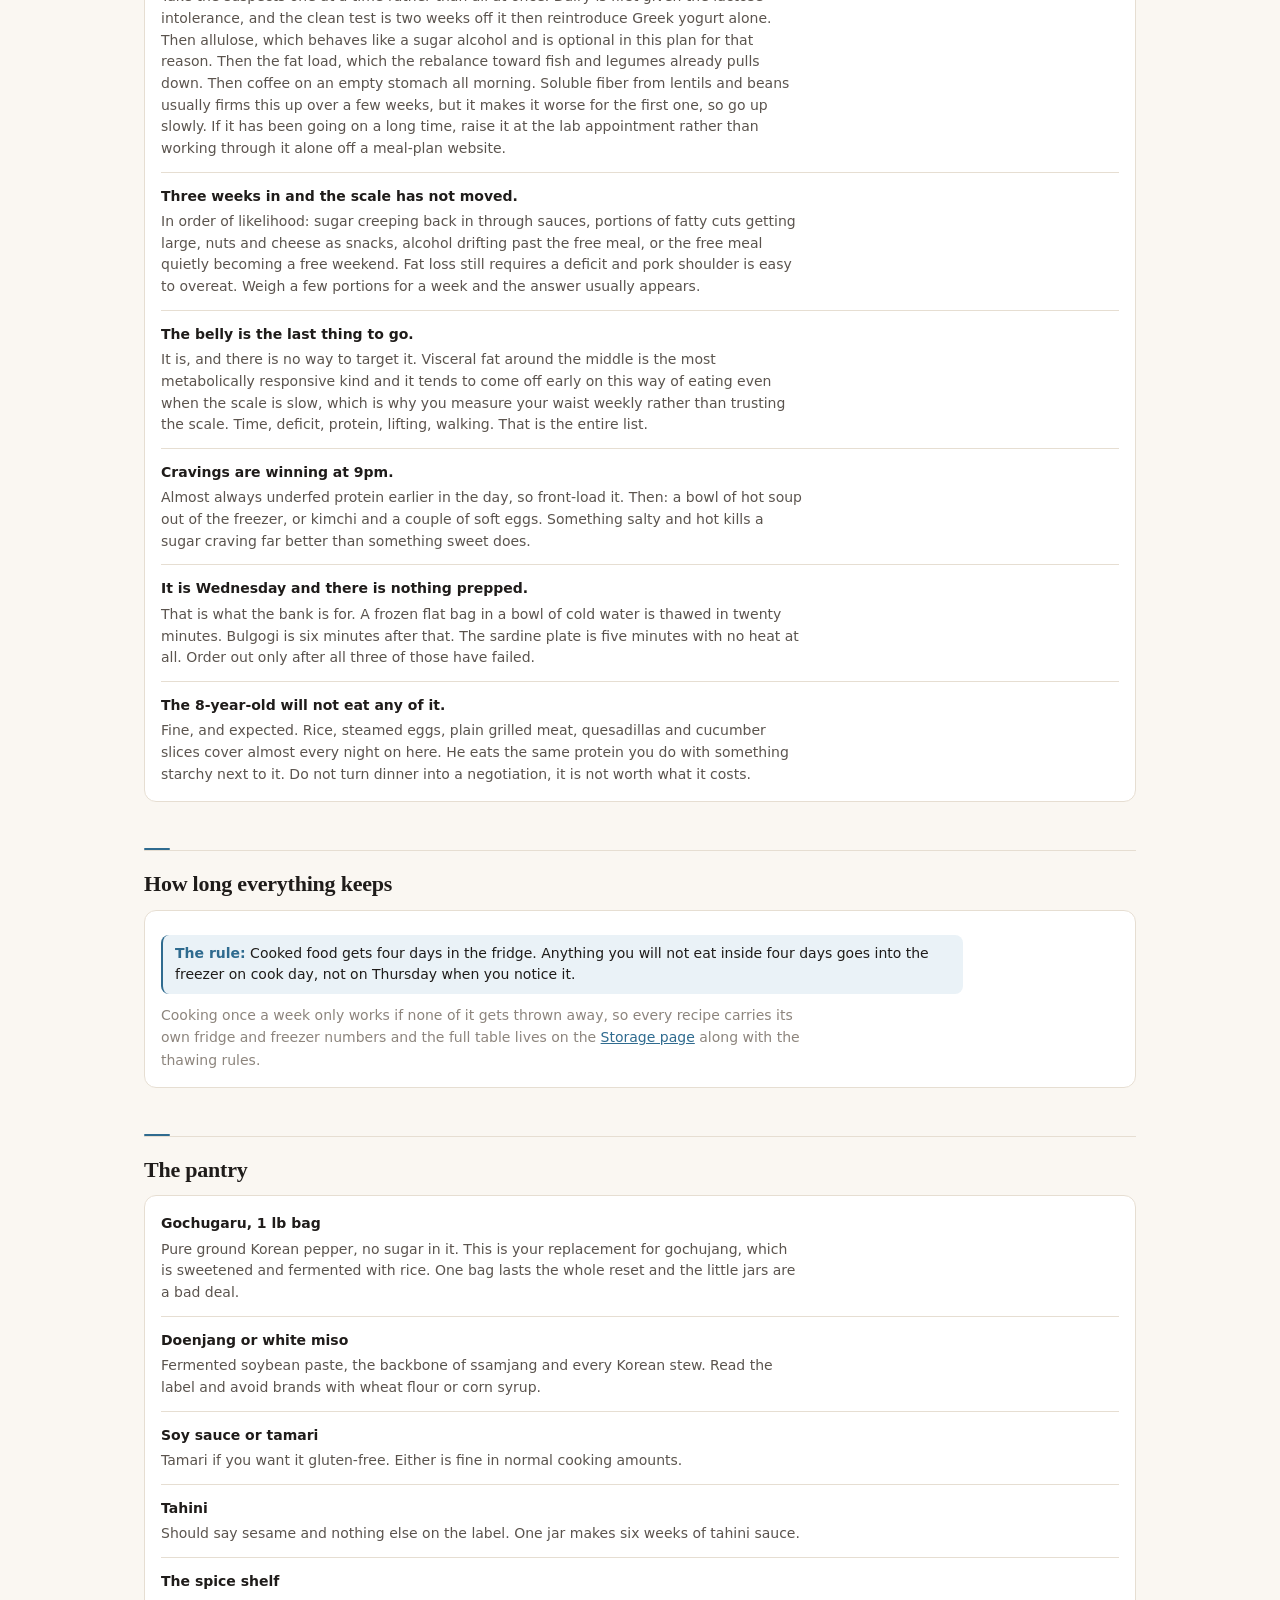
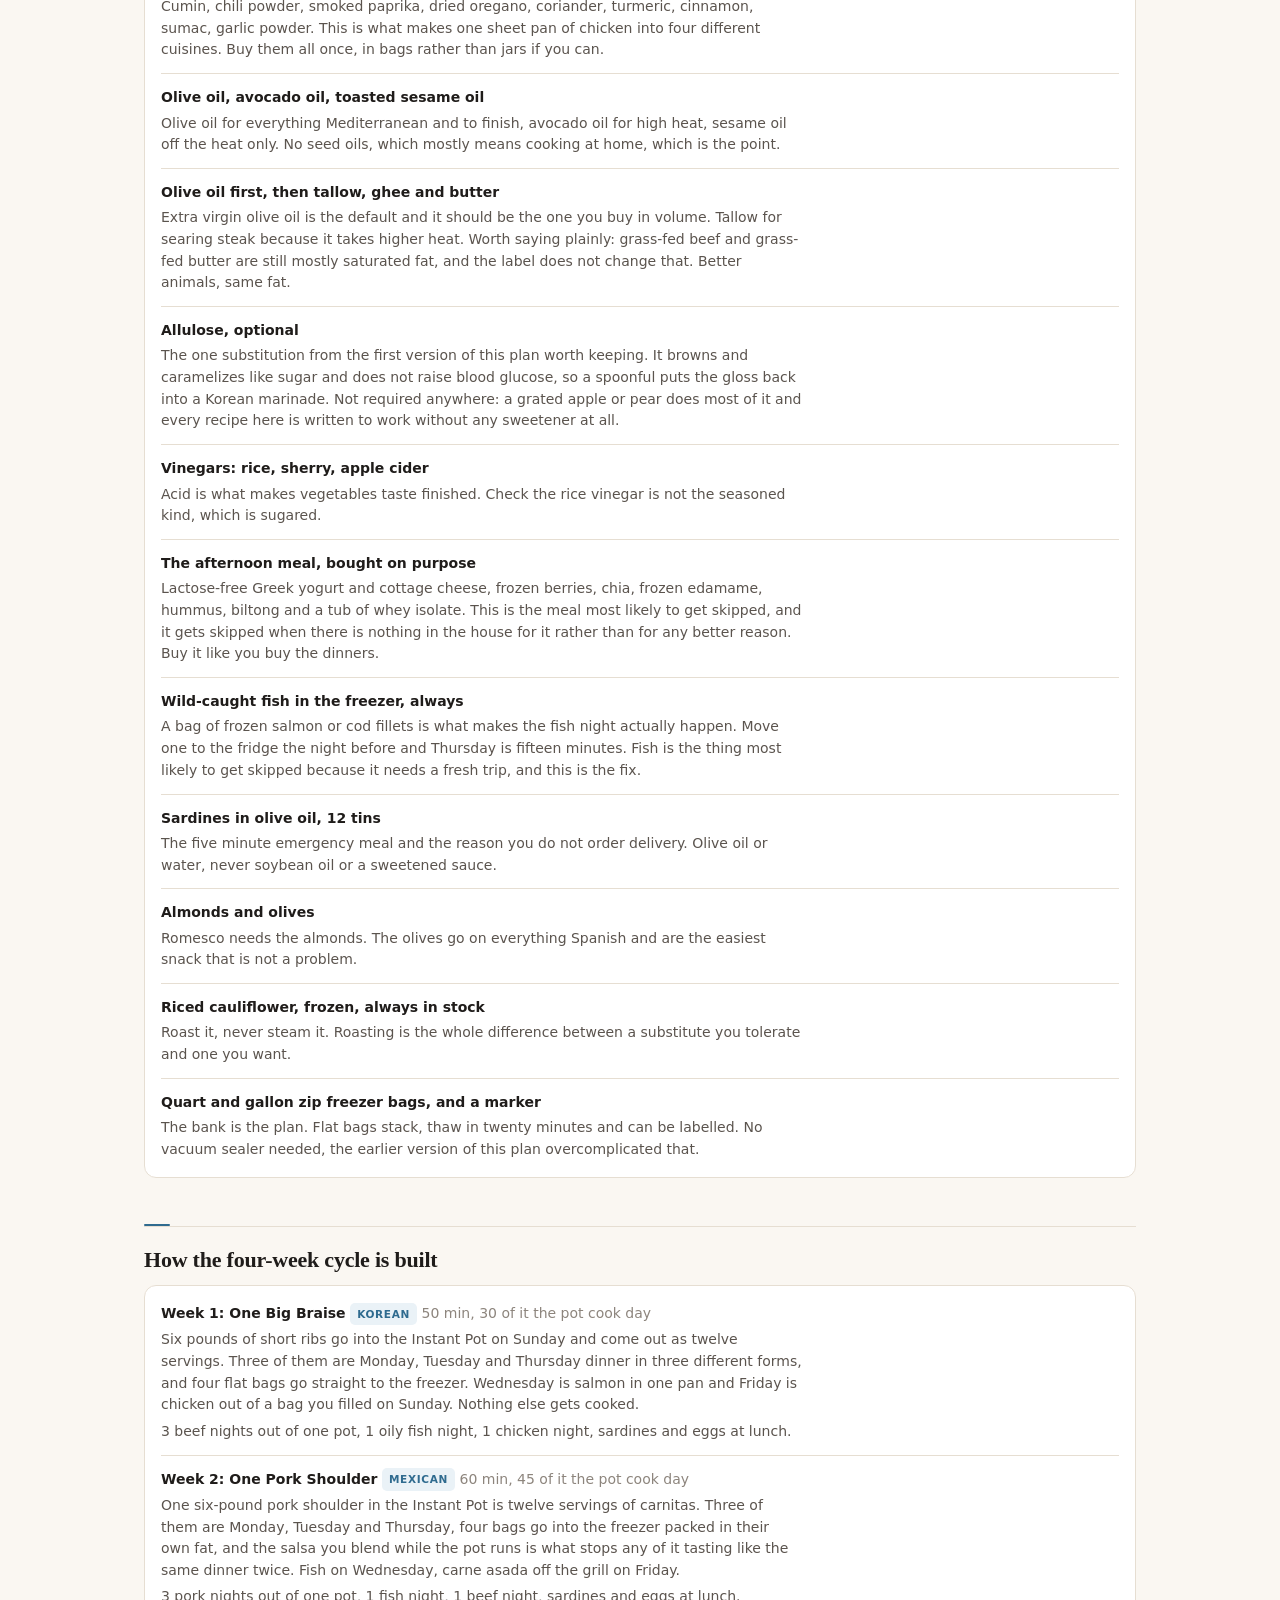
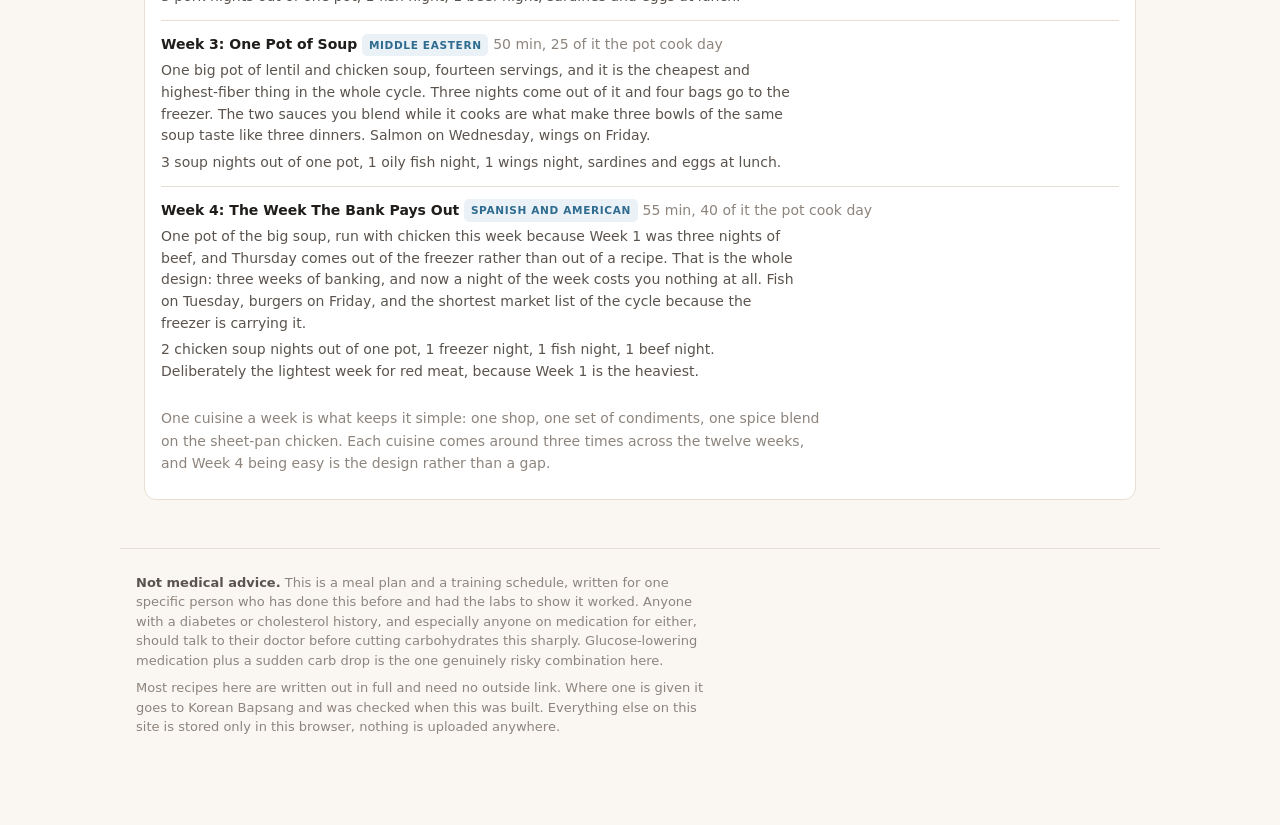
<file: plan.html>
<!DOCTYPE html>
<html lang="en">
<head>
<meta charset="utf-8">
<meta name="viewport" content="width=device-width, initial-scale=1">
<title>The Plan - Reset Kitchen</title>
<meta name="description" content="The rules of the reset, why each one is there, and what to do when it stalls.">
<meta name="theme-color" content="#b8402b">
<link rel="stylesheet" href="assets/style.css">
</head>
<body>
<main id="main"></main>
<script src="data/plan.js"></script>
<script src="assets/app.js"></script>
<script>
renderChrome('plan.html');
$('#main').innerHTML = `
  <h1>The Plan</h1>
  <p class="lede">${esc(PROTOCOL.headline)}</p>
  <nav class="jump"><a href="#rules">The rules</a><a href="#protein">Protein mix</a><a href="#labs">Bloodwork</a><a href="#trouble">Troubleshooting</a><a href="#pantry">Pantry</a><a href="#cycle">The cycle</a></nav>

  <h2 id="reset">${esc(PROTOCOL.reset.title)}</h2>
  <div class="card"><p style="margin:0">${esc(PROTOCOL.reset.body)}</p></div>

  <h2 id="rules">The rules</h2>
  <div class="card"><ol class="rules">
    ${PROTOCOL.rules.map(r => `<li><b>${esc(r.rule)}</b><p>${esc(r.detail)}</p></li>`).join('')}
  </ol></div>

  <h2 id="protein">${esc(PROTOCOL.protein.title)}</h2>
  <p class="muted">${esc(PROTOCOL.protein.body)}</p>
  <div class="card">
    ${PROTOCOL.protein.points.map(x => `<div class="qa"><b>${esc(x.p)}</b><p>${esc(x.d)}</p></div>`).join('')}
  </div>

  <h2 id="labs">${esc(PROTOCOL.labs.title)}</h2>
  <div class="card"><p style="margin:0">${esc(PROTOCOL.labs.body)}</p></div>

  <h2 id="trouble">When it stops working</h2>
  <div class="card">
    ${PROTOCOL.troubleshoot.map(t => `<div class="qa"><b>${esc(t.q)}</b><p>${esc(t.a)}</p></div>`).join('')}
  </div>

  <h2 id="keepsrule">How long everything keeps</h2>
  <div class="card">
    <div class="flag reset"><b>The rule:</b> ${esc(KEEPS.headline)}</div>
    <p class="muted" style="margin:.6rem 0 0">Cooking once a week only works if none of it gets thrown away, so every recipe carries its own fridge and freezer numbers and the full table lives on the <a href="freezer.html">Storage page</a> along with the thawing rules.</p>
  </div>

  <h2 id="pantry">The pantry</h2>
  <div class="card">
    ${PANTRY.map(p => `<div class="qa"><b>${esc(p.item)}</b><p>${esc(p.why)}</p></div>`).join('')}
  </div>

  <h2 id="cycle">How the four-week cycle is built</h2>
  <div class="card">
    ${WEEKS.map(w => `<div class="qa"><b>Week ${w.n}: ${esc(w.title)} <span class="cuis">${esc(w.cuisine)}</span> <span class="muted" style="font-weight:400">${esc(w.cookTime)} cook day</span></b><p>${esc(w.theme)}</p>${w.protein ? `<p class="muted" style="margin-top:.3rem">${esc(w.protein)}</p>` : ''}</div>`).join('')}
    <p class="muted" style="margin-top:.8rem">One cuisine a week is what keeps it simple: one shop, one set of condiments, one spice blend on the sheet-pan chicken. Each cuisine comes around three times across the twelve weeks, and Week 4 being easy is the design rather than a gap.</p>
  </div>
`;
</script>
</body>
</html>
</file>
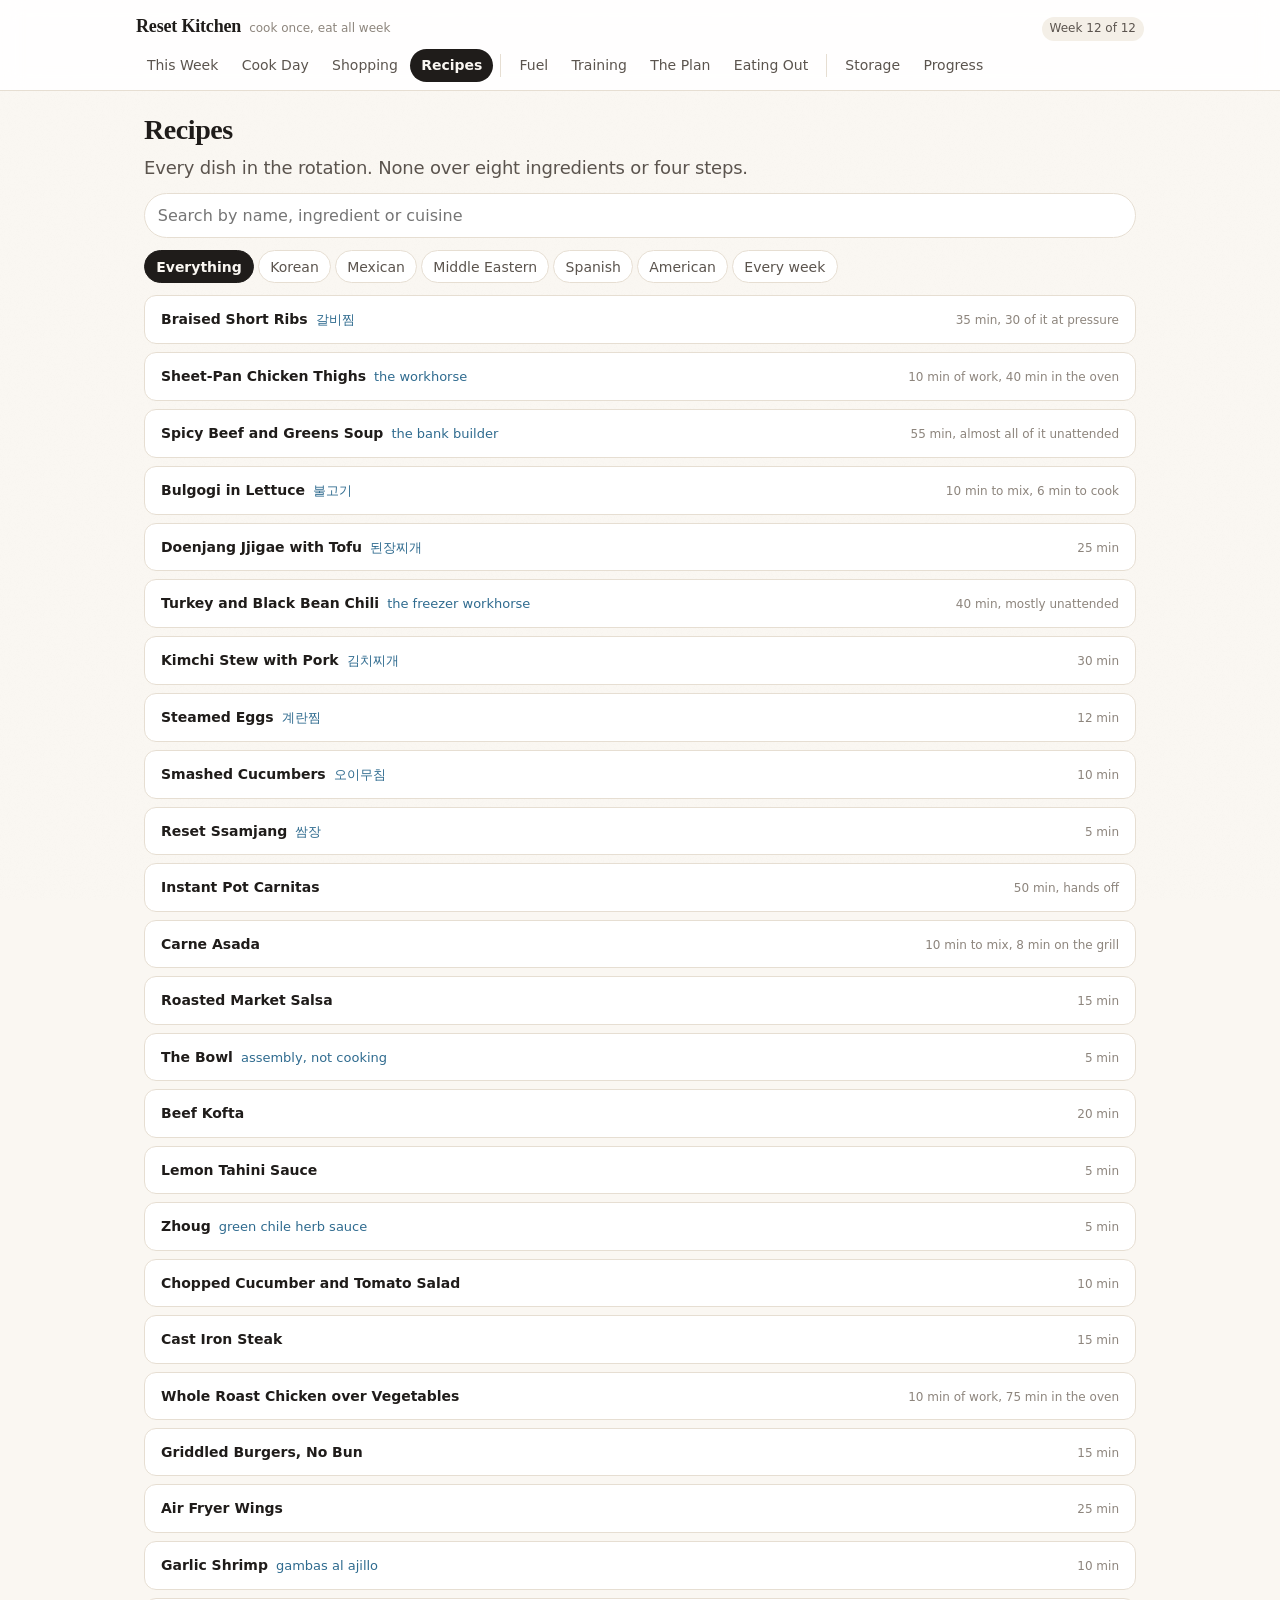
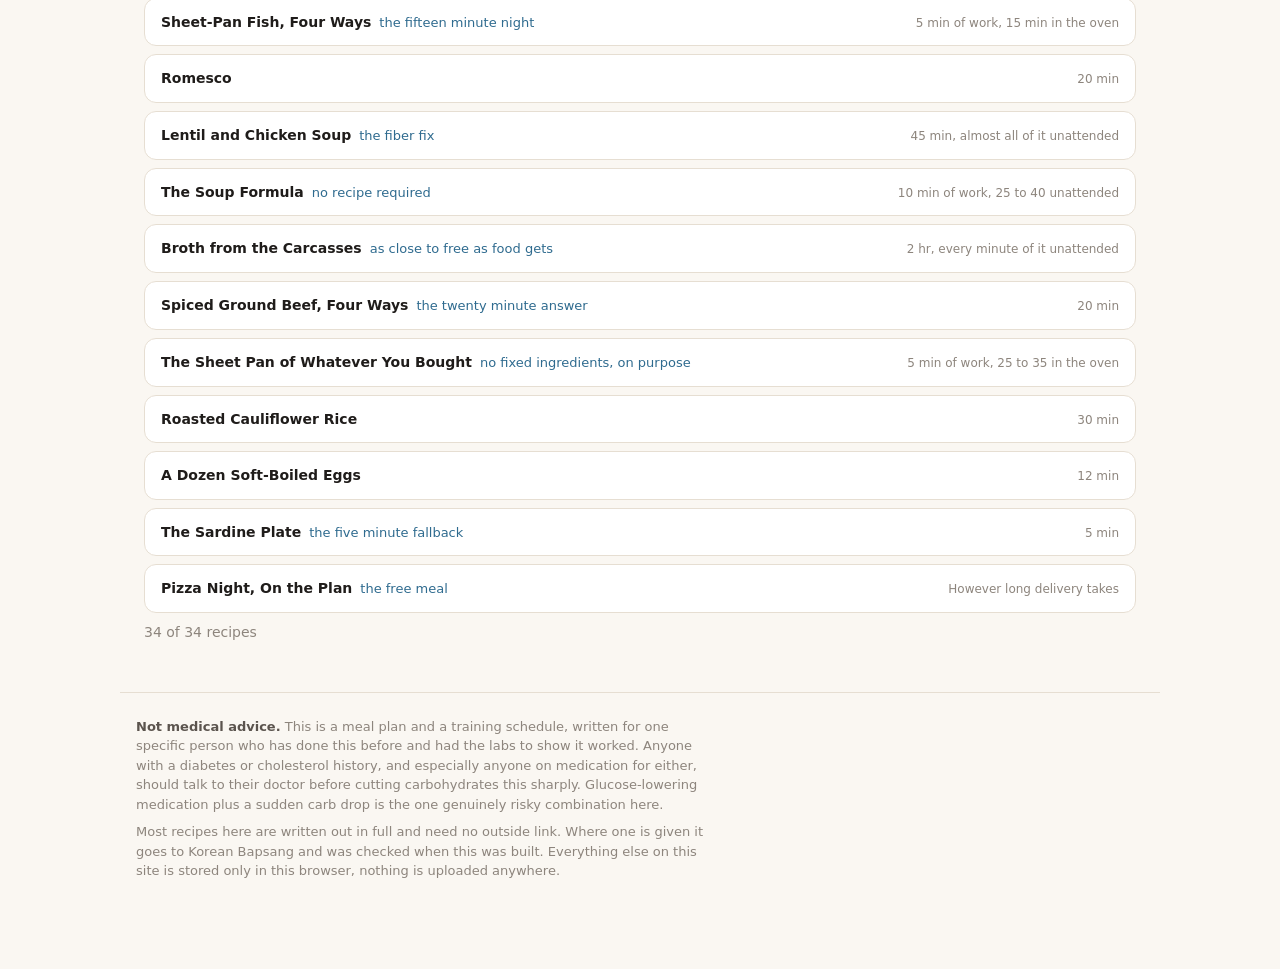
<file: recipes.html>
<!DOCTYPE html>
<html lang="en">
<head>
<meta charset="utf-8">
<meta name="viewport" content="width=device-width, initial-scale=1">
<title>Recipes - Reset Kitchen</title>
<meta name="description" content="Every recipe in the rotation, with the sugar-free and grain-free modifications.">
<meta name="theme-color" content="#b8402b">
<link rel="stylesheet" href="assets/style.css">
</head>
<body>
<main id="main"></main>
<script src="data/plan.js"></script>
<script src="assets/app.js"></script>
<script>
renderChrome('recipes.html');
const CATS = [
  ['all', 'Everything'], ['korean', 'Korean'], ['mexican', 'Mexican'],
  ['mideast', 'Middle Eastern'], ['spanish', 'Spanish'], ['american', 'American'],
  ['extras', 'Every week'],
];

$('#main').innerHTML = `
  <h1>Recipes</h1>
  <p class="lede">Every dish in the rotation. None over eight ingredients or four steps.</p>
  <input class="rsearch" id="q" type="search" placeholder="Search by name, ingredient or cuisine" autocomplete="off">
  <div class="cats" id="cats">${CATS.map(([k, l], i) => `<button data-c="${k}" class="${i === 0 ? 'on' : ''}">${esc(l)}</button>`).join('')}</div>
  <div id="list"></div>
  <p class="muted" id="count"></p>
`;

let cat = 'all', q = '';

function matches(id, r) {
  if (cat !== 'all' && r.cat !== cat) return false;
  if (!q) return true;
  const hay = [r.name, r.sub, r.cat, r.reset, r.note, ...(r.ing || [])].join(' ').toLowerCase();
  return hay.includes(q);
}

function draw() {
  const ids = Object.keys(RECIPES).filter(id => matches(id, RECIPES[id]));
  $('#list').innerHTML = ids.map(id => {
    const r = RECIPES[id];
    return `<details class="recipe" id="${id}">
      <summary><b>${esc(r.name)}</b>${r.sub ? `<span class="ko">${esc(r.sub)}</span>` : ''}<span class="meta">${esc(r.time)}</span></summary>
      ${renderRecipeBody(id, r)}
    </details>`;
  }).join('') || '<div class="card"><p class="muted">Nothing matches that.</p></div>';
  $('#count').textContent = ids.length + ' of ' + Object.keys(RECIPES).length + ' recipes';
  openFromHash();
}

function openFromHash() {
  const h = location.hash.slice(1);
  if (!h) return;
  const d = document.getElementById(h);
  if (d && d.tagName === 'DETAILS') {
    d.open = true;
    d.scrollIntoView({ block: 'start', behavior: 'smooth' });
  }
}

$('#q').oninput = (e) => { q = e.target.value.trim().toLowerCase(); draw(); };
$('#cats').onclick = (e) => {
  const b = e.target.closest('button');
  if (!b) return;
  cat = b.dataset.c;
  $('#cats').querySelectorAll('button').forEach(x => x.classList.toggle('on', x === b));
  draw();
};
window.addEventListener('hashchange', openFromHash);
draw();
</script>
</body>
</html>
</file>
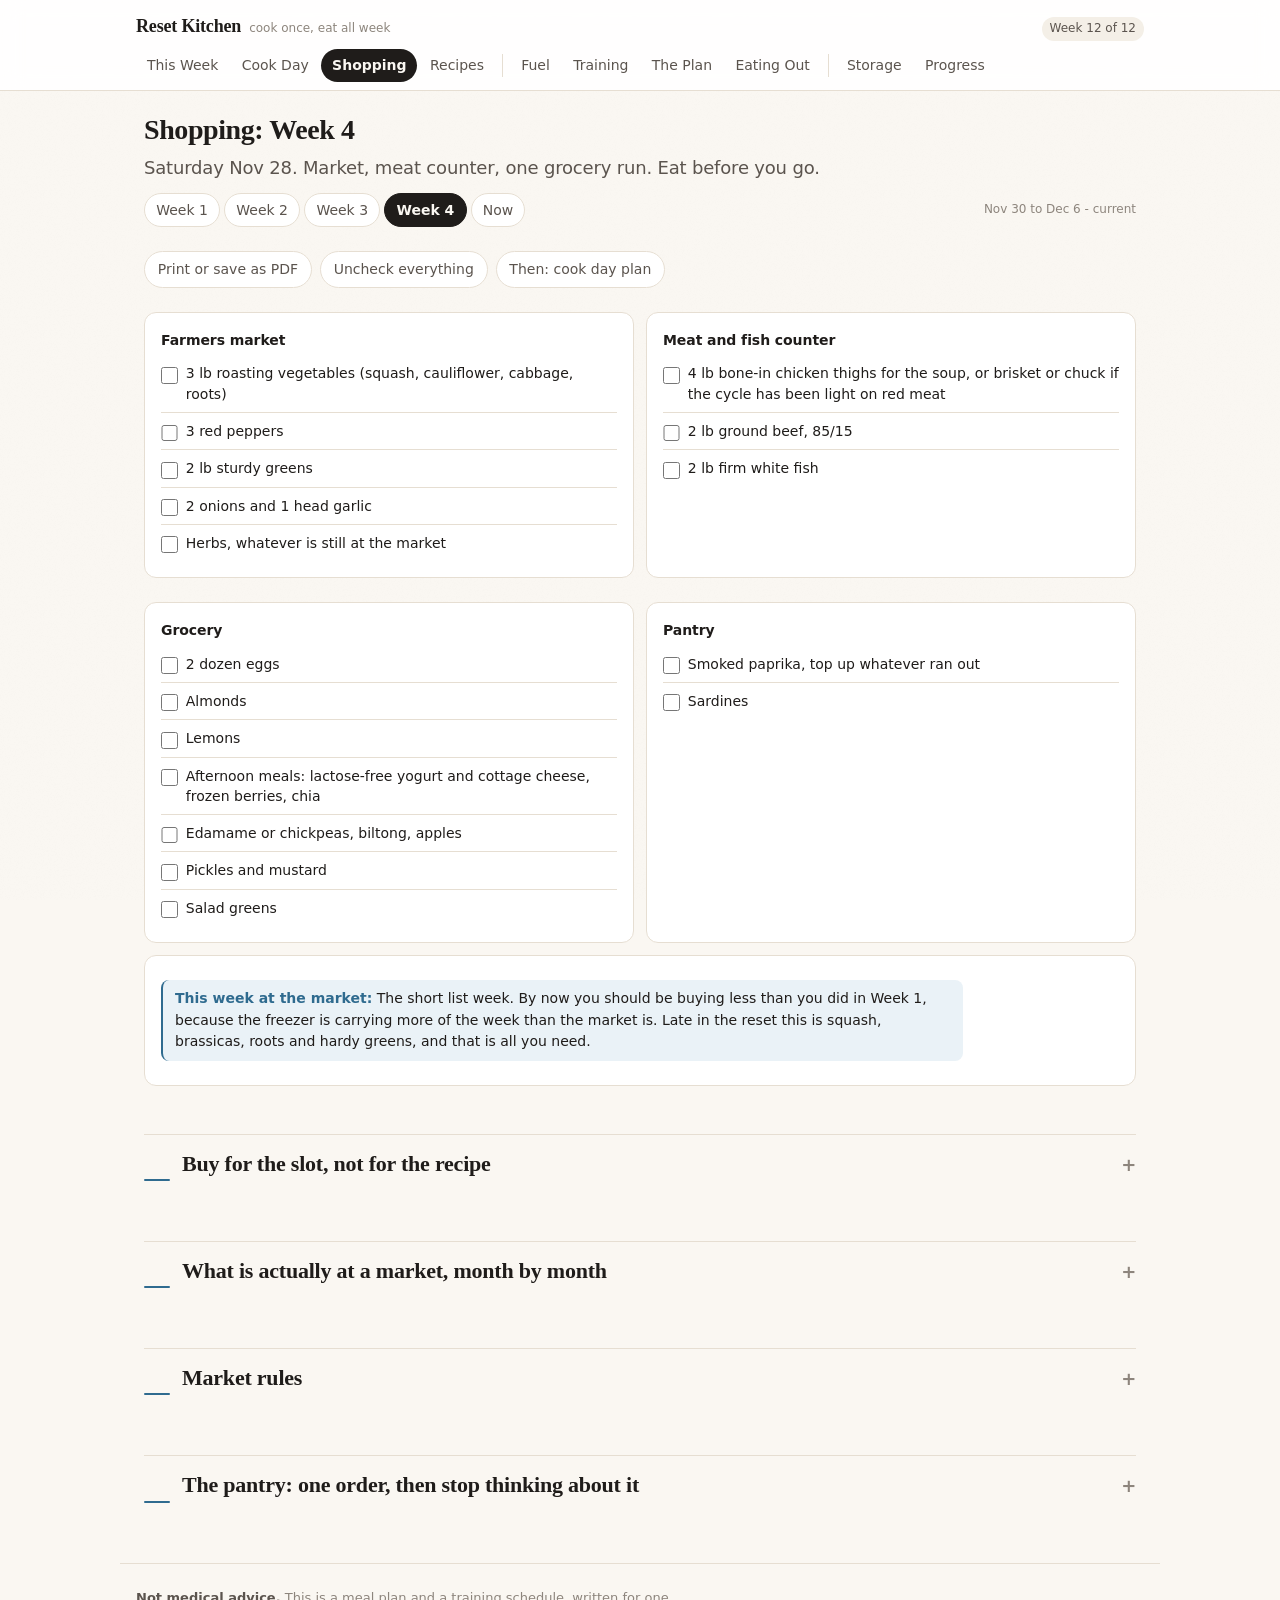
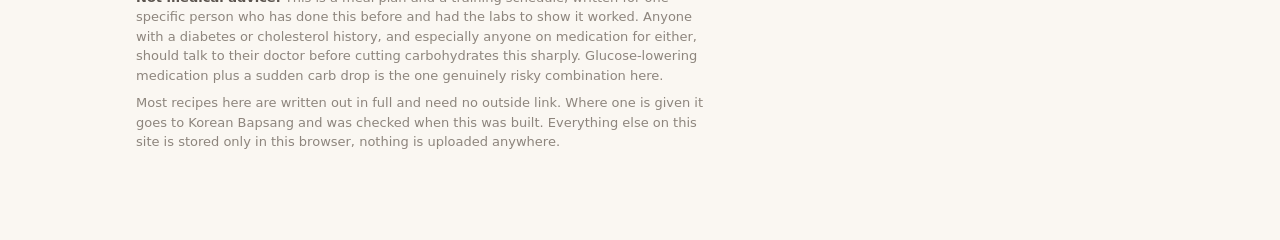
<file: shopping.html>
<!DOCTYPE html>
<html lang="en">
<head>
<meta charset="utf-8">
<meta name="viewport" content="width=device-width, initial-scale=1">
<title>Shopping - Reset Kitchen</title>
<meta name="description" content="The week's shopping list, by store section.">
<meta name="theme-color" content="#b8402b">
<link rel="stylesheet" href="assets/style.css">
</head>
<body>
<main id="main"></main>
<script src="data/plan.js"></script>
<script src="assets/app.js"></script>
<script>
renderChrome('shopping.html');
const w = weekData();
const mon = mondayForCycleWeek(w.n);
const shopDay = addDays(mon, -2);

const sections = Object.keys(w.shop);
$('#main').innerHTML = `
  <h1>Shopping: Week ${w.n}</h1>
  <p class="lede">Saturday ${esc(fmtShort(shopDay))}. Market, meat counter, one grocery run. Eat before you go.</p>
  <div id="wb"></div>
  <div class="tools">
    <button onclick="window.print()">Print or save as PDF</button>
    <button id="clear">Uncheck everything</button>
    <a class="btn" href="cook.html">Then: cook day plan</a>
  </div>
  <div class="grid two" id="lists"></div>
  <div class="card">
    <div class="flag reset"><b>This week at the market:</b> ${esc(w.market)}</div>
  </div>

  <details class="ref">
    <summary>Buy for the slot, not for the recipe</summary>
    <p class="muted">${esc(MARKET.intro)}</p>
    <div class="card">
      ${MARKET.slots.map(s2 => `<div class="qa"><b>${esc(s2.slot)}</b><p>${esc(s2.means)}</p><p class="muted" style="margin-top:.25rem">${esc(s2.how)}</p></div>`).join('')}
    </div>
  </details>

  <details class="ref">
    <summary>What is actually at a market, month by month</summary>
    <div class="card">
      ${MARKET.months.map(m => `<div class="qa"><b>${esc(m.month)}</b><p>${esc(m.at)}</p></div>`).join('')}
    </div>
  </details>

  <details class="ref">
    <summary>Market rules</summary>
    <div class="card">
      <ul style="margin:0;padding-left:1.2rem">${MARKET.rules.map(r => `<li style="margin:.4rem 0">${esc(r)}</li>`).join('')}</ul>
    </div>
  </details>

  <details class="ref">
    <summary>The pantry: one order, then stop thinking about it</summary>
    <div class="card">
      ${PANTRY.map(p => `<div class="qa"><b>${esc(p.item)}</b><p>${esc(p.why)}</p></div>`).join('')}
    </div>
  </details>
`;
weekBar('#wb');

const key = 'shop.' + iso(mon);
$('#lists').innerHTML = sections.map(sec => {
  const items = w.shop[sec];
  return `<div class="card"><h3>${esc(sec)}</h3><ul class="check" data-sec="${esc(sec)}">${
    items.map(it => `<li><label><input type="checkbox" value="${esc(it)}"><span>${esc(it)}</span></label></li>`).join('')
  }</ul></div>`;
}).join('');

const state = store.get(key, {});
$('#lists').querySelectorAll('input').forEach(cb => {
  if (state[cb.value]) cb.checked = true;
  cb.onchange = () => {
    const s = store.get(key, {});
    if (cb.checked) s[cb.value] = 1; else delete s[cb.value];
    store.set(key, s);
  };
});
$('#clear').onclick = () => { store.del(key); location.reload(); };
</script>
</body>
</html>
</file>
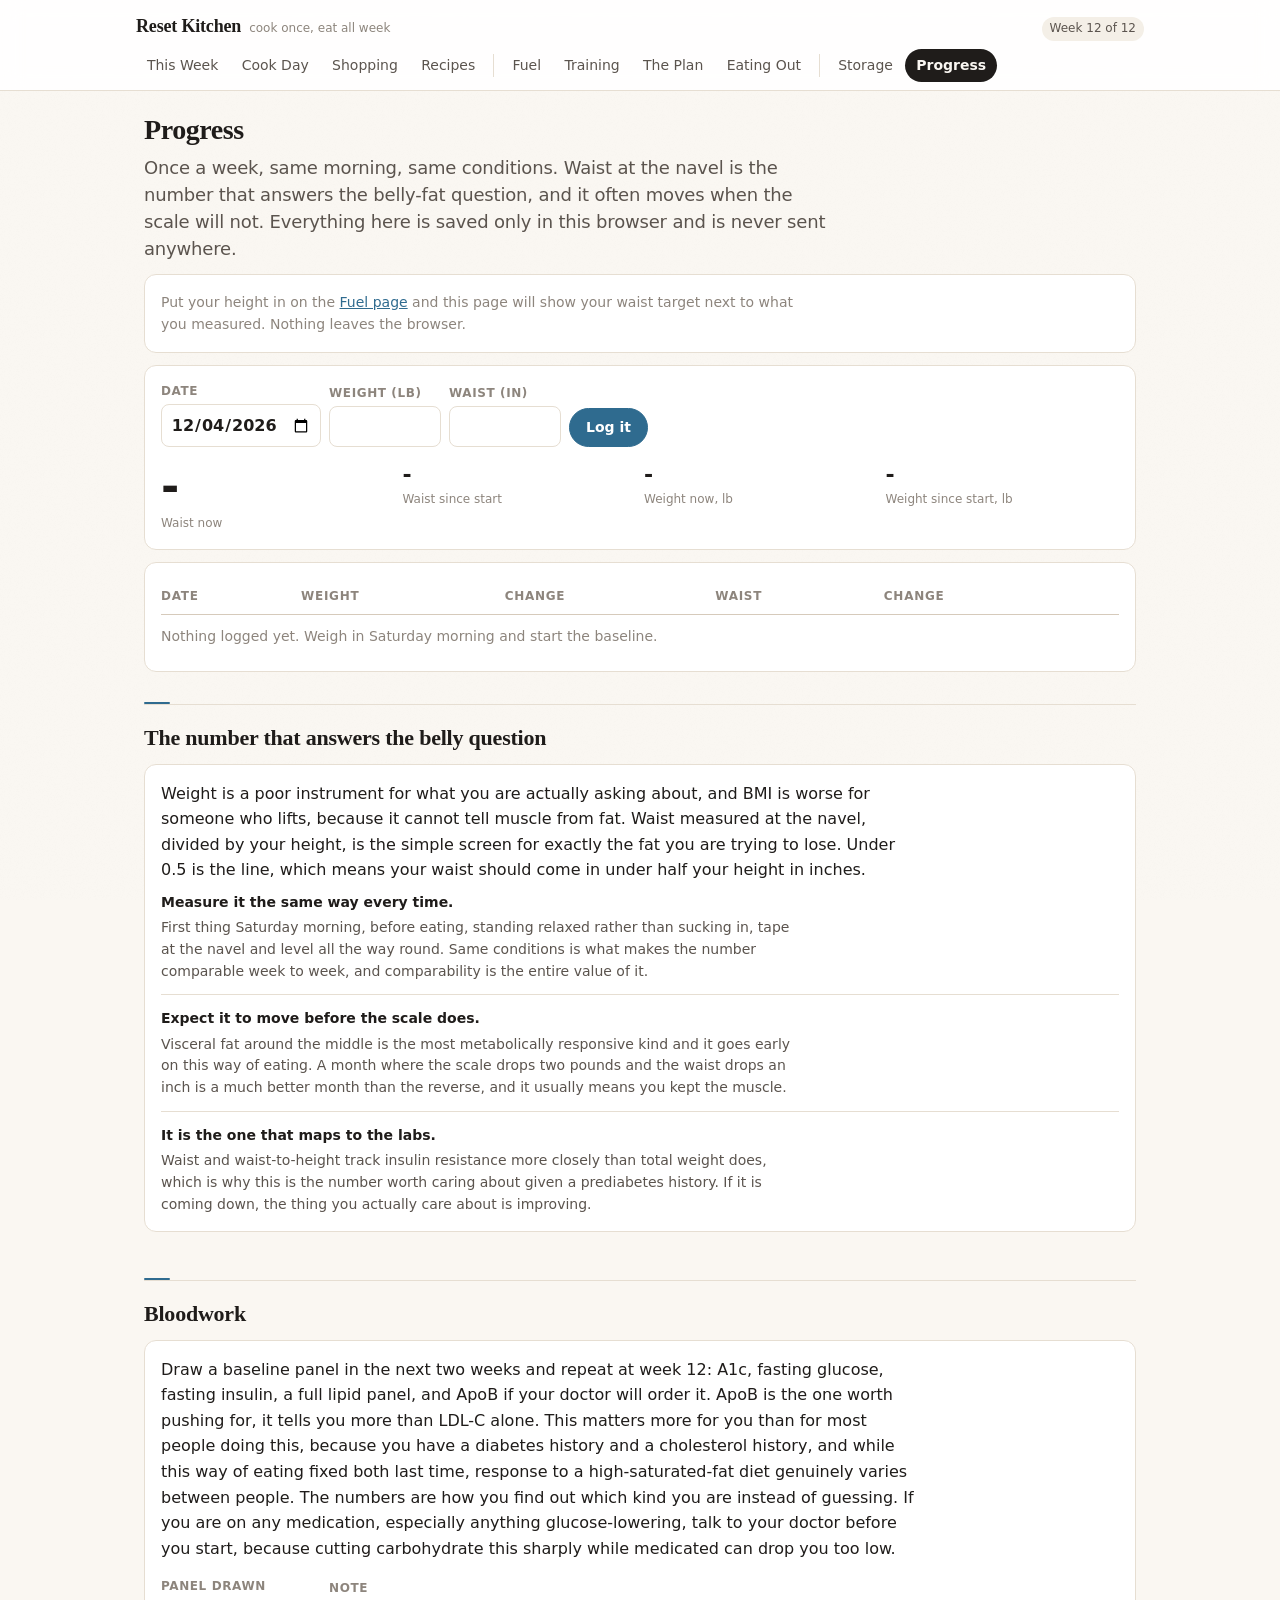
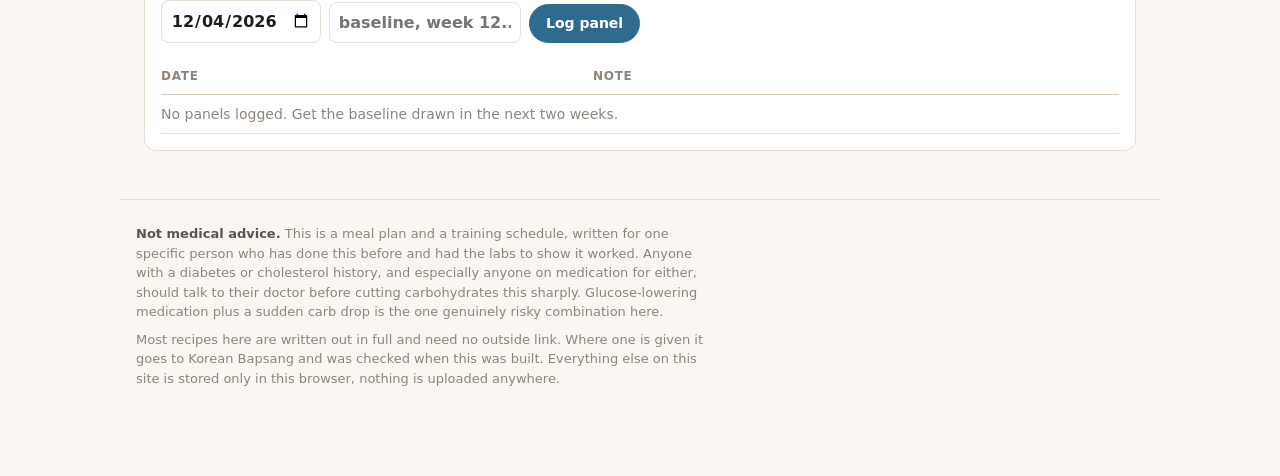
<file: track.html>
<!DOCTYPE html>
<html lang="en">
<head>
<meta charset="utf-8">
<meta name="viewport" content="width=device-width, initial-scale=1">
<title>Progress - Reset Kitchen</title>
<meta name="description" content="Weight, waist and lab dates. Stored only in this browser.">
<meta name="theme-color" content="#b8402b">
<link rel="stylesheet" href="assets/style.css">
</head>
<body>
<main id="main"></main>
<script src="data/plan.js"></script>
<script src="assets/app.js"></script>
<script>
renderChrome('track.html');
$('#main').innerHTML = `
  <h1>Progress</h1>
  <p class="lede">Once a week, same morning, same conditions. Waist at the navel is the number that answers the belly-fat question, and it often moves when the scale will not. Everything here is saved only in this browser and is never sent anywhere.</p>
  <div id="prof"></div>

  <div class="card">
    <div class="inputrow">
      <label>Date<input type="date" id="d"></label>
      <label>Weight (lb)<input type="number" step="0.2" id="wt" inputmode="decimal"></label>
      <label>Waist (in)<input type="number" step="0.25" id="ws" inputmode="decimal"></label>
      <button id="save">Log it</button>
    </div>
    <div class="stat" id="stats"></div>
  </div>

  <div class="card" id="chartcard" hidden>
    <h3>Trend</h3>
    <div id="chart"></div>
  </div>

  <div class="card">
    <table class="log"><thead><tr><th>Date</th><th>Weight</th><th>Change</th><th>Waist</th><th>Change</th><th></th></tr></thead>
    <tbody id="rows"></tbody></table>
    <p class="muted" id="empty" hidden style="margin-top:.6rem">Nothing logged yet. Weigh in Saturday morning and start the baseline.</p>
  </div>

  <h2>${esc(FUEL.waist.title)}</h2>
  <div class="card">
    <p style="margin-top:0">${esc(FUEL.waist.body)}</p>
    ${FUEL.waist.points.map(x => `<div class="qa"><b>${esc(x.p)}</b><p>${esc(x.d)}</p></div>`).join('')}
  </div>

  <h2>Bloodwork</h2>
  <div class="card">
    <p style="margin-top:0">${esc(PROTOCOL.labs.body)}</p>
    <div class="inputrow" style="margin-top:1rem">
      <label>Panel drawn<input type="date" id="labd"></label>
      <label style="width:auto">Note<input type="text" id="labn" placeholder="baseline, week 12..." style="width:12rem"></label>
      <button id="labsave">Log panel</button>
    </div>
    <table class="log"><thead><tr><th>Date</th><th>Note</th><th></th></tr></thead><tbody id="labrows"></tbody></table>
  </div>
`;

$('#d').value = iso(today());
$('#labd').value = iso(today());

const fmt = (v, u) => v == null || v === '' ? '<span class="muted">-</span>' : v + (u || '');
function delta(cur, prev, u) {
  if (cur == null || prev == null) return '<span class="muted">-</span>';
  const d = +(cur - prev).toFixed(1);
  if (d === 0) return '<span class="muted">even</span>';
  const col = d < 0 ? 'var(--green)' : 'var(--accent)';
  return `<span style="color:${col}">${d > 0 ? '+' : ''}${d}${u || ''}</span>`;
}

/* Line: 2px round cap/join. Markers r>=4 with a 2px surface ring so they stay
   legible where they overlap. Target rule is a solid hairline, not dashed:
   dashing reads as "projection" when it is just a threshold. Hover gives a
   crosshair and a tooltip, because an SVG chart is interactive by default. */
function sparkline(pts, color, target, unit, label) {
  if (pts.length < 2) return '';
  const w = 720, h = 140, padX = 8, padT = 18, padB = 24;
  const xs = pts.map((p, i) => padX + i * (w - 2 * padX) / (pts.length - 1));
  const vals = pts.map(p => p.v).concat(target != null ? [target] : []);
  const min = Math.min(...vals), max = Math.max(...vals);
  const span = (max - min) || 1;
  const y = (v) => h - padB - ((v - min) / span) * (h - padT - padB);
  const ys = pts.map(p => y(p.v));
  const d = xs.map((x, i) => (i ? 'L' : 'M') + x.toFixed(1) + ' ' + ys[i].toFixed(1)).join(' ');
  const last = pts.length - 1;
  const pointData = pts.map((p, i) => `${xs[i].toFixed(1)},${ys[i].toFixed(1)},${p.v},${esc(p.d || '')}`).join(';');

  return `<div class="chart" data-points="${pointData}" data-unit="${esc(unit || '')}">
    <svg viewBox="0 0 ${w} ${h}" style="display:block;width:100%;height:auto;overflow:visible" role="img" aria-label="${esc(label || '')} over time">
      ${target != null ? `<line x1="${padX}" y1="${y(target).toFixed(1)}" x2="${w - padX}" y2="${y(target).toFixed(1)}" stroke="var(--line-2)" stroke-width="1"/>
        <text x="${padX}" y="${(y(target) + 14).toFixed(1)}" font-size="11" fill="var(--ink-3)">target ${target}${esc(unit || '')}</text>` : ''}
      <path d="${d}" fill="none" stroke="${color}" stroke-width="2" stroke-linejoin="round" stroke-linecap="round"/>
      ${xs.map((x, i) => `<circle cx="${x.toFixed(1)}" cy="${ys[i].toFixed(1)}" r="4" fill="${color}" stroke="var(--card)" stroke-width="2"/>`).join('')}
      <text x="${xs[last].toFixed(1)}" y="${(ys[last] - 11).toFixed(1)}" text-anchor="end" font-size="12" font-weight="600" fill="var(--ink-2)">${pts[last].v}${esc(unit || '')}</text>
    </svg>
    <div class="ttip"></div>
  </div>`;
}

/* one hover handler for every chart on the page */
function wireCharts(root) {
  root.querySelectorAll('.chart').forEach(box => {
    const svg = box.querySelector('svg');
    const tip = box.querySelector('.ttip');
    const unit = box.dataset.unit || '';
    const pts = (box.dataset.points || '').split(';').filter(Boolean).map(s2 => {
      const [x, y, v, dt] = s2.split(',');
      return { x: +x, y: +y, v, d: dt };
    });
    if (!pts.length) return;
    const move = (ev) => {
      const r = svg.getBoundingClientRect();
      const cx = ((ev.touches ? ev.touches[0].clientX : ev.clientX) - r.left) / r.width * 720;
      let best = pts[0];
      pts.forEach(p => { if (Math.abs(p.x - cx) < Math.abs(best.x - cx)) best = p; });
      tip.textContent = best.d ? `${best.d}  ${best.v}${unit}` : `${best.v}${unit}`;
      tip.style.left = (best.x / 720 * r.width) + 'px';
      tip.style.top = (best.y / 140 * r.height) + 'px';
      tip.classList.add('on');
    };
    box.addEventListener('pointermove', move);
    box.addEventListener('pointerleave', () => tip.classList.remove('on'));
  });
}

function draw() {
  const log = store.get('log', []).slice().sort((a, b) => a.d.localeCompare(b.d));
  $('#empty').hidden = log.length > 0;

  $('#rows').innerHTML = log.map((e, i) => {
    const p = i > 0 ? log[i - 1] : null;
    return `<tr>
      <td>${esc(e.d)}</td>
      <td>${fmt(e.wt)}</td><td>${delta(e.wt, p && p.wt != null ? p.wt : null)}</td>
      <td>${fmt(e.ws, '"')}</td><td>${delta(e.ws, p && p.ws != null ? p.ws : null, '"')}</td>
      <td><button data-del="${esc(e.d)}">remove</button></td>
    </tr>`;
  }).reverse().join('');

  const prof = store.get('fuel', {});
  const waistTarget = prof.ht ? +(prof.ht / 2).toFixed(1) : null;
  const goal = prof.gw || null;

  $('#prof').innerHTML = waistTarget
    ? `<div class="card"><div class="flag reset" style="margin:0"><b>Your targets:</b>
        waist under <b>${waistTarget}"</b>, which is half your height and the 0.5 waist-to-height line${goal ? `, and <b>${goal} lb</b> on the scale` : ''}.
        Waist is the one to trust. Set on the <a href="fuel.html">Fuel page</a>.</div></div>`
    : `<div class="card"><p class="muted" style="margin:0">Put your height in on the <a href="fuel.html">Fuel page</a> and this page will show your waist target next to what you measured. Nothing leaves the browser.</p></div>`;

  const wts = log.filter(e => e.wt != null).map(e => ({ v: +e.wt, d: e.d }));
  const wss = log.filter(e => e.ws != null).map(e => ({ v: +e.ws, d: e.d }));
  const first = wts[0], last = wts[wts.length - 1];
  const fw = wss[0], lw = wss[wss.length - 1];
  const toWaist = waistTarget && lw ? +(lw.v - waistTarget).toFixed(1) : null;
  const toGoal = goal && last ? +(last.v - goal).toFixed(1) : null;
  const dW = first && last ? +(last.v - first.v).toFixed(1) : null;
  const dS = fw && lw ? +(lw.v - fw.v).toFixed(2) : null;
  const dir = (v) => v == null || v === 0 ? '' : v < 0 ? ' class="down"' : ' class="up"';
  const sign = (v) => (v > 0 ? '+' : '') + v;
  $('#stats').innerHTML = `
    <div><b class="hero">${lw ? lw.v + '"' : '-'}</b><span>Waist now</span></div>
    <div><b${dir(dS)}>${dS != null ? sign(dS) + '"' : '-'}</b><span>Waist since start</span></div>
    ${toWaist != null ? `<div><b>${toWaist > 0 ? toWaist + '"' : 'There'}</b><span>To go, target ${waistTarget}"</span></div>` : ''}
    <div><b>${last ? last.v : '-'}</b><span>Weight now, lb</span></div>
    <div><b${dir(dW)}>${dW != null ? sign(dW) : '-'}</b><span>Weight since start, lb</span></div>
    ${toGoal != null ? `<div><b>${toGoal > 0 ? toGoal : 'There'}</b><span>To go, goal ${goal} lb</span></div>` : ''}`;

  const c = $('#chart');
  if (wts.length > 1 || wss.length > 1) {
    $('#chartcard').hidden = false;
    c.innerHTML =
      (wts.length > 1 ? `<p class="eyebrow" style="margin:.2rem 0">Weight, lb</p>` + sparkline(wts, 'var(--series-1)', goal, ' lb', 'Weight') : '') +
      (wss.length > 1 ? `<p class="eyebrow" style="margin:1rem 0 .2rem">Waist, inches</p>` + sparkline(wss, 'var(--series-2)', waistTarget, '"', 'Waist') : '');
    wireCharts(c);
  } else {
    $('#chartcard').hidden = true;
  }

  $('#rows').querySelectorAll('button[data-del]').forEach(b => {
    b.onclick = () => {
      store.set('log', store.get('log', []).filter(e => e.d !== b.dataset.del));
      draw();
    };
  });

  const labs = store.get('labs', []).slice().sort((a, b) => a.d.localeCompare(b.d));
  $('#labrows').innerHTML = labs.map(l => `<tr><td>${esc(l.d)}</td><td>${esc(l.n || '')}</td>
    <td><button data-labdel="${esc(l.d)}">remove</button></td></tr>`).join('')
    || '<tr><td colspan="3" class="muted">No panels logged. Get the baseline drawn in the next two weeks.</td></tr>';
  $('#labrows').querySelectorAll('button[data-labdel]').forEach(b => {
    b.onclick = () => {
      store.set('labs', store.get('labs', []).filter(l => l.d !== b.dataset.labdel));
      draw();
    };
  });
}

$('#save').onclick = () => {
  const d = $('#d').value;
  if (!d) return alert('Pick a date.');
  const wt = $('#wt').value === '' ? null : +$('#wt').value;
  const ws = $('#ws').value === '' ? null : +$('#ws').value;
  if (wt == null && ws == null) return alert('Enter a weight or a waist measurement.');
  const log = store.get('log', []).filter(e => e.d !== d);
  log.push({ d, wt, ws });
  store.set('log', log);
  $('#wt').value = ''; $('#ws').value = '';
  draw();
};

$('#labsave').onclick = () => {
  const d = $('#labd').value;
  if (!d) return;
  const labs = store.get('labs', []).filter(l => l.d !== d);
  labs.push({ d, n: $('#labn').value });
  store.set('labs', labs);
  $('#labn').value = '';
  draw();
};

draw();
</script>
</body>
</html>
</file>
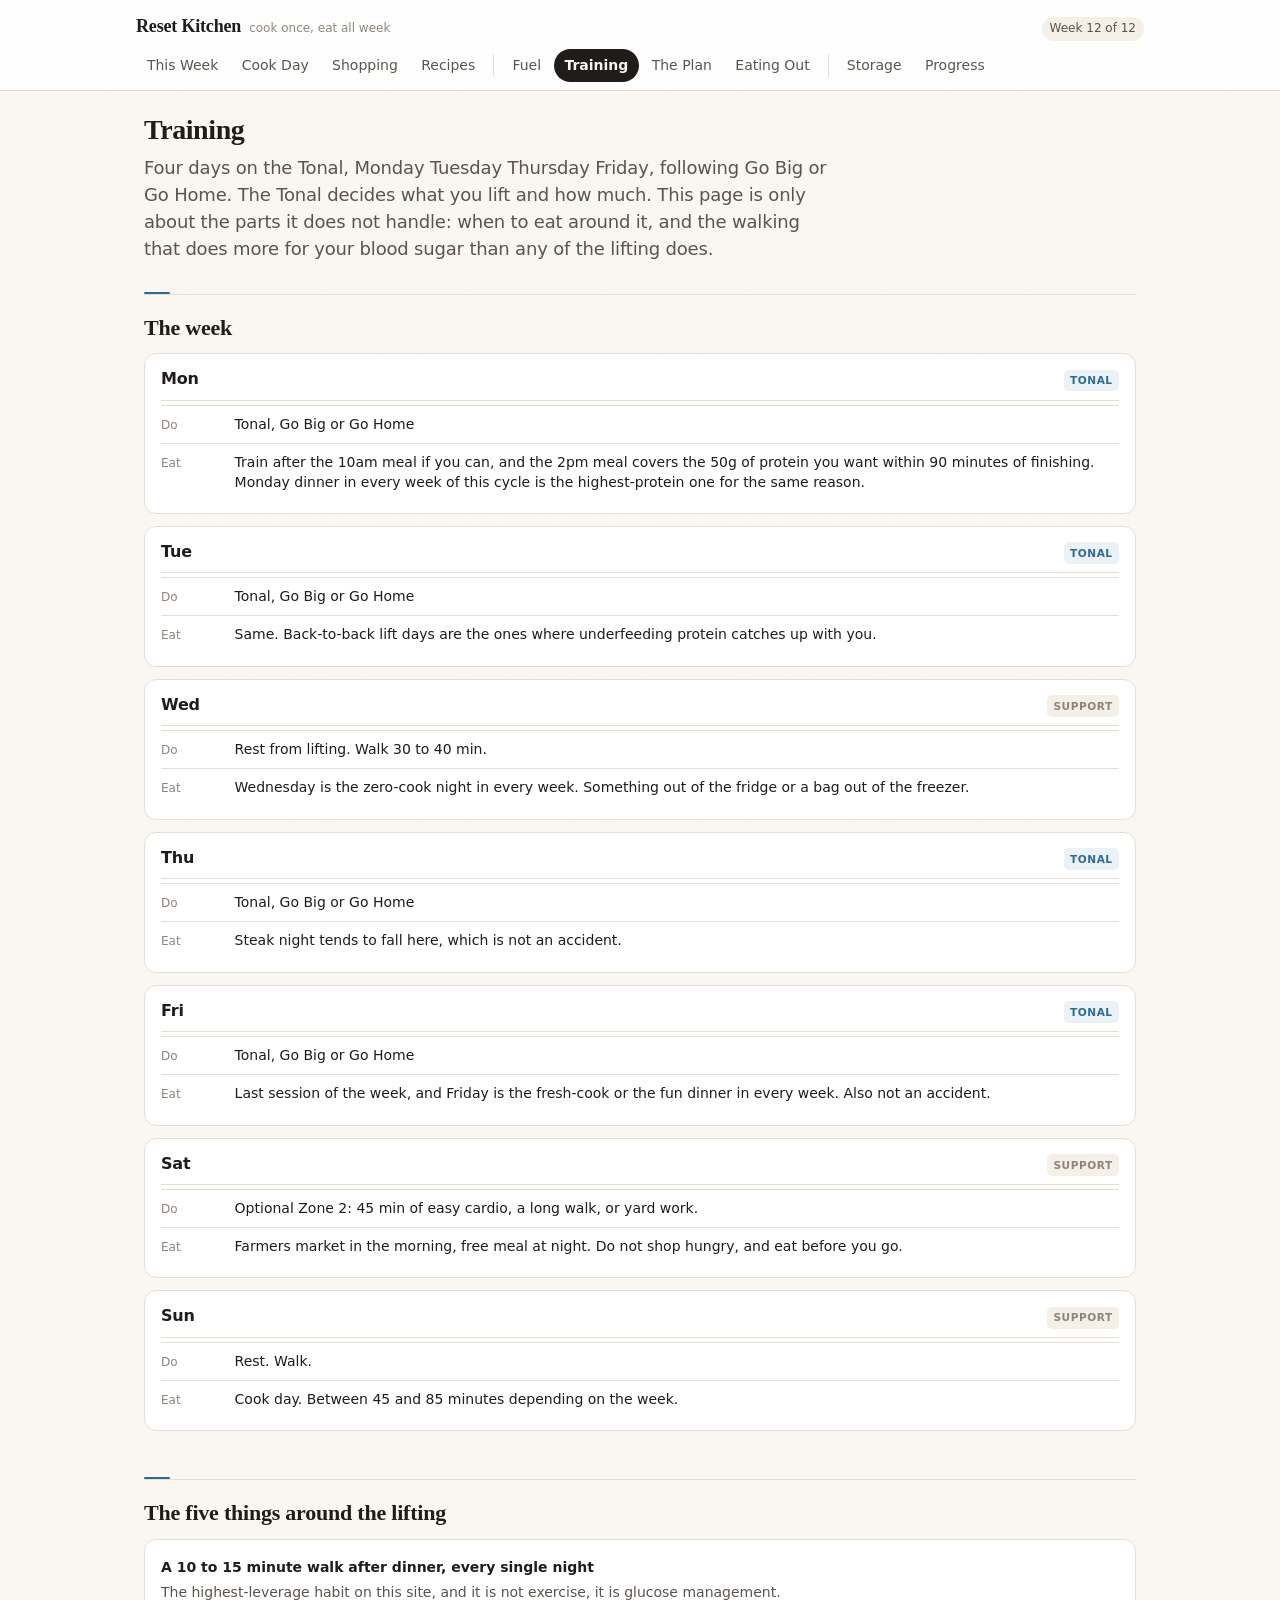
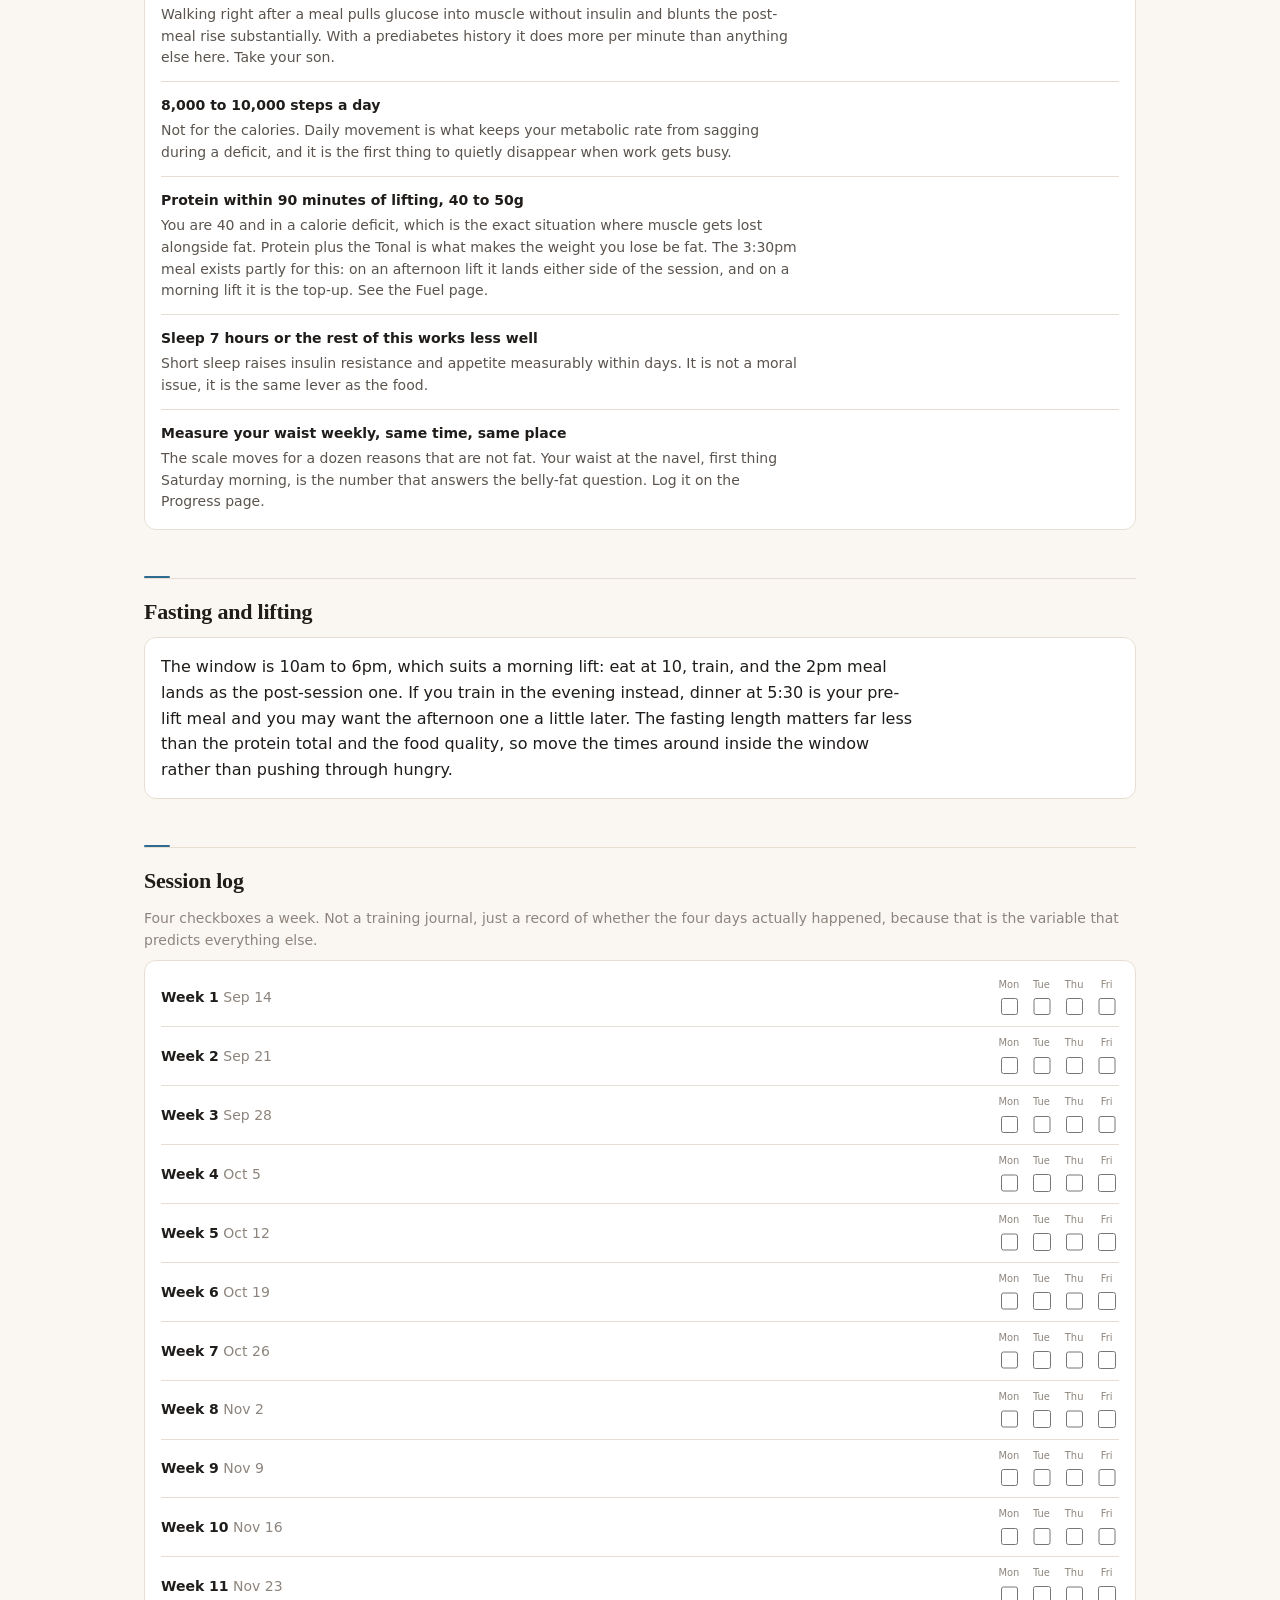
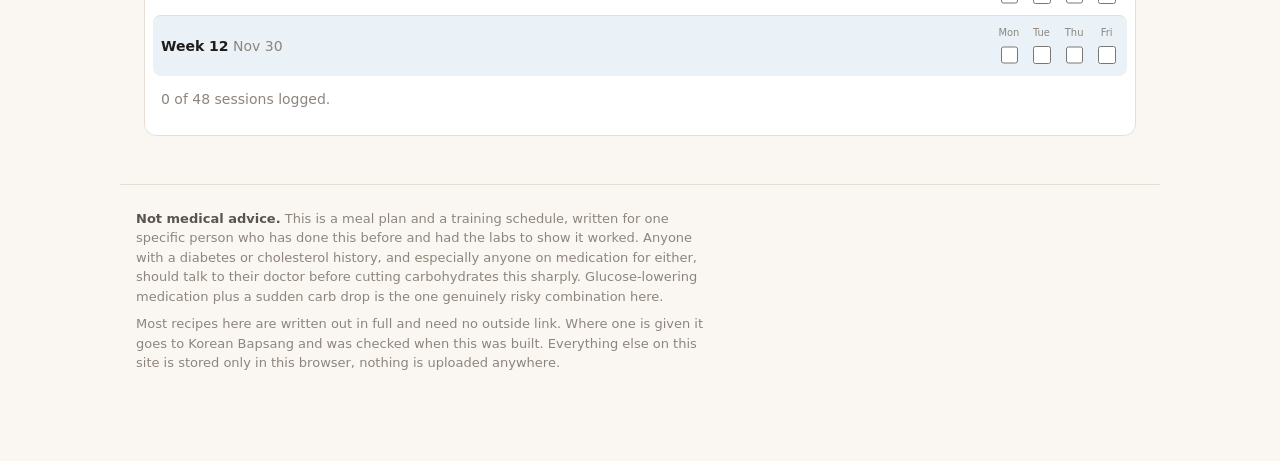
<file: train.html>
<!DOCTYPE html>
<html lang="en">
<head>
<meta charset="utf-8">
<meta name="viewport" content="width=device-width, initial-scale=1">
<title>Training - Reset Kitchen</title>
<meta name="description" content="Four days on the Tonal, plus the walking that matters more.">
<meta name="theme-color" content="#b8402b">
<link rel="stylesheet" href="assets/style.css">
</head>
<body>
<main id="main"></main>
<script src="data/plan.js"></script>
<script src="assets/app.js"></script>
<script>
renderChrome('train.html');
const st = resetState();
$('#main').innerHTML = `
  <h1>Training</h1>
  <p class="lede">${esc(TRAINING.intro)}</p>

  <h2>The week</h2>
  <div class="grid" id="tw"></div>

  <h2>The five things around the lifting</h2>
  <div class="card">
    ${TRAINING.layers.map(l => `<div class="qa"><b>${esc(l.thing)}</b><p>${esc(l.why)}</p></div>`).join('')}
  </div>

  <h2>Fasting and lifting</h2>
  <div class="card"><p style="margin:0">${esc(TRAINING.ifNote)}</p></div>

  <h2>Session log</h2>
  <p class="muted">Four checkboxes a week. Not a training journal, just a record of whether the four days actually happened, because that is the variable that predicts everything else.</p>
  <div class="card" id="log"></div>
`;

$('#tw').innerHTML = TRAINING.week.map(d => {
  const lift = CONFIG.liftDays.includes(d.day);
  return `<div class="day">
    <div class="dh"><b>${esc(d.day)}</b><span class="spacer"></span>
      <span class="pill ${lift ? 'lift' : 'rest'}">${lift ? 'Tonal' : 'Support'}</span></div>
    <div class="meal"><span class="when">Do</span><span class="what">${esc(d.what)}</span></div>
    <div class="meal"><span class="when">Eat</span><span class="what">${esc(d.food)}</span></div>
  </div>`;
}).join('');

// 12 weeks x 4 lift days
const key = 'lifts';
const done = store.get(key, {});
let rows = '';
for (let r = 1; r <= CONFIG.resetWeeks; r++) {
  const mon = addDays(parseISO(CONFIG.cycleStart), (r - 1) * 7);
  const isNow = st.started && st.resetWeek === r;
  rows += `<div class="frz${isNow ? '' : ''}" style="${isNow ? 'background:var(--accent-soft);margin:0 -.5rem;padding:.55rem .5rem;border-radius:8px' : ''}">
    <span class="n"><b>Week ${r}</b> <span class="muted">${esc(fmtShort(mon))}</span></span>
    ${CONFIG.liftDays.map(d => {
      const k = r + ':' + d;
      return `<label style="display:inline-flex;flex-direction:column;align-items:center;gap:.15rem;font-size:.62rem;color:var(--ink-3);cursor:pointer">
        ${esc(d)}<input type="checkbox" data-k="${k}" ${done[k] ? 'checked' : ''} style="width:1.1rem;height:1.1rem;accent-color:var(--accent)">
      </label>`;
    }).join('')}
  </div>`;
}
$('#log').innerHTML = rows + `<p class="muted" style="margin-top:.8rem" id="tally"></p>`;

function tally() {
  const d = store.get(key, {});
  const n = Object.keys(d).length;
  $('#tally').textContent = n + ' of ' + (CONFIG.resetWeeks * CONFIG.liftDays.length) + ' sessions logged.';
}
$('#log').querySelectorAll('input').forEach(cb => {
  cb.onchange = () => {
    const d = store.get(key, {});
    if (cb.checked) d[cb.dataset.k] = 1; else delete d[cb.dataset.k];
    store.set(key, d);
    tally();
  };
});
tally();
</script>
</body>
</html>
</file>
<file: assets/style.css>
/* ============================================================
   Reset Kitchen - one type scale, one spacing scale, hairlines
   doing the separating. Mobile first, no framework.
   ============================================================ */

:root {
  /* surfaces + ink */
  --bg: #faf7f2;
  --card: #ffffff;
  --sunk: #f4efe7;
  --ink: #1f1c1a;
  --ink-2: #5b544e;
  --ink-3: #8d857d;
  --line: #e6ded2;
  --line-2: #d6cabb;

  /* accents. -soft is a wash for callouts, never for large blocks */
  --accent: #b8402b;
  --accent-soft: #fdf0ec;
  --green: #4a6b45;
  --green-soft: #eef3ec;
  --gold: #a97c26;
  --gold-soft: #fbf4e4;

  /* data marks. validated as a 2-slot categorical palette for this
     surface: all six checks pass, CVD dE 20.1 worst adjacent pair. */
  --series-1: #b8402b;
  --series-2: #4a72b0;

  /* type scale */
  --t-xs: .75rem;
  --t-sm: .8125rem;
  --t-ms: .875rem;
  --t-md: 1rem;
  --t-lg: 1.125rem;
  --t-xl: 1.375rem;
  --t-2xl: 1.75rem;
  --t-hero: 2.75rem;
  --t-mast: clamp(2.1rem, 6vw, 3.4rem);

  /* spacing scale */
  --s-1: .25rem;
  --s-2: .5rem;
  --s-3: .75rem;
  --s-4: 1rem;
  --s-5: 1.5rem;
  --s-6: 2rem;
  --s-7: 3rem;

  /* a warm transitional serif for display, sans for reading. system stacks
     only, so it stays a zero-dependency site. */
  --display: "Iowan Old Style", "Palatino Linotype", "Book Antiqua", Palatino, Charter, Georgia, serif;
  --sans: -apple-system, BlinkMacSystemFont, "Segoe UI", Inter, system-ui, sans-serif;

  --radius: 12px;
  --radius-sm: 8px;
  --shadow: 0 1px 2px rgba(31, 28, 26, .04), 0 8px 24px rgba(31, 28, 26, .06);
  --mono: ui-monospace, SFMono-Regular, Menlo, monospace;
}

/* The week sets the accent, so the site changes character as the cuisine
   rotates. Contrast checked: each is >= 5:1 on cream and >= 5:1 for white
   text sitting on it. Chart series colours are deliberately NOT themed -
   colour there follows the measure, not the context. */
body[data-cuisine="korean"]  { --accent: #b8402b; --accent-soft: #fdf0ec; }
body[data-cuisine="mexican"] { --accent: #426d35; --accent-soft: #eef4ea; }
body[data-cuisine="mideast"] { --accent: #8f5e18; --accent-soft: #f9f1e0; }
body[data-cuisine="spanish"] { --accent: #2f6b8f; --accent-soft: #eaf2f7; }

@media (prefers-color-scheme: dark) {
  body[data-cuisine="korean"]  { --accent: #e8735a; --accent-soft: #2e1d18; }
  body[data-cuisine="mexican"] { --accent: #8fbf7a; --accent-soft: #1e2a1a; }
  body[data-cuisine="mideast"] { --accent: #d9a94e; --accent-soft: #2b2314; }
  body[data-cuisine="spanish"] { --accent: #6fb0d4; --accent-soft: #17242c; }
}

@media (prefers-color-scheme: dark) {
  :root {
    --bg: #17150f;
    --card: #211e18;
    --sunk: #1b1913;
    --ink: #f2ece2;
    --ink-2: #b8afa2;
    --ink-3: #8a8175;
    --line: #332e25;
    --line-2: #443d31;
    --accent: #e8735a;
    --accent-soft: #2e1d18;
    --green: #8fb388;
    --green-soft: #1d251b;
    --gold: #d9ad55;
    --gold-soft: #2a2114;
    /* dark gets its own steps, validated against the dark surface */
    --series-1: #d96248;
    --series-2: #5f8fd0;
    --shadow: 0 1px 2px rgba(0,0,0,.4), 0 8px 24px rgba(0,0,0,.3);
  }
}

* { box-sizing: border-box; }
html { -webkit-text-size-adjust: 100%; scroll-behavior: smooth; }

body {
  margin: 0;
  background: var(--bg);
  color: var(--ink);
  font: var(--t-md)/1.6 var(--sans);
  padding-bottom: var(--s-7);
  -webkit-font-smoothing: antialiased;
  transition: background-color .4s ease;
}
/* a paper grain, so the cream reads as stock rather than as flat #faf7f2 */
body::before {
  content: "";
  position: fixed;
  inset: 0;
  z-index: 0;
  pointer-events: none;
  opacity: .5;
  background-image: url("data:image/svg+xml,%3Csvg xmlns='http://www.w3.org/2000/svg' width='140' height='140'%3E%3Cfilter id='n'%3E%3CfeTurbulence type='fractalNoise' baseFrequency='.85' numOctaves='3'/%3E%3CfeColorMatrix type='saturate' values='0'/%3E%3C/filter%3E%3Crect width='140' height='140' filter='url(%23n)' opacity='.035'/%3E%3C/svg%3E");
}
header.top, main, .foot { position: relative; z-index: 1; }
::selection { background: var(--accent-soft); color: var(--accent); }

a { color: var(--accent); }

/* ---------- header + nav ---------- */

header.top {
  background: color-mix(in srgb, var(--card) 88%, transparent);
  backdrop-filter: saturate(1.4) blur(10px);
  border-bottom: 1px solid var(--line);
  position: sticky;
  top: 0;
  z-index: 50;
}

.brand {
  display: flex;
  align-items: baseline;
  gap: var(--s-2);
  padding: var(--s-3) var(--s-4) var(--s-2);
  max-width: 1040px;
  margin: 0 auto;
}
.brand a {
  color: var(--ink);
  text-decoration: none;
  font-family: var(--display);
  font-weight: 600;
  font-size: var(--t-lg);
  letter-spacing: -.01em;
}
.brand .sub { color: var(--ink-3); font-size: var(--t-xs); letter-spacing: 0; }
.brand .spacer { flex: 1; }
.brand .phase {
  font-size: var(--t-xs);
  color: var(--ink-2);
  background: var(--sunk);
  border-radius: 100px;
  padding: .15rem .5rem;
  white-space: nowrap;
}

nav.tabs {
  display: flex;
  gap: .1rem;
  overflow-x: auto;
  padding: 0 var(--s-4) var(--s-2);
  max-width: 1040px;
  margin: 0 auto;
  scrollbar-width: none;
  -webkit-overflow-scrolling: touch;
}
nav.tabs::-webkit-scrollbar { display: none; }
nav.tabs a {
  flex: 0 0 auto;
  padding: .34rem .68rem;
  border-radius: 100px;
  font-size: var(--t-ms);
  color: var(--ink-2);
  text-decoration: none;
  white-space: nowrap;
  transition: background .12s ease, color .12s ease;
}
nav.tabs a:hover { background: var(--sunk); color: var(--ink); }
nav.tabs a[aria-current="page"] {
  background: var(--ink);
  color: var(--bg);
  font-weight: 600;
}
/* a hairline between the three groups of tabs: the week, the why, the record */
nav.tabs .sep {
  flex: 0 0 auto;
  width: 1px;
  background: var(--line);
  margin: .3rem .35rem;
}

/* ---------- layout + type ---------- */

main { max-width: 1040px; margin: 0 auto; padding: var(--s-5) var(--s-4) 0; }

h1 {
  font-family: var(--display);
  font-size: var(--t-2xl);
  line-height: 1.1;
  letter-spacing: -.015em;
  font-weight: 600;
  margin: 0 0 var(--s-2);
}
h2 {
  font-family: var(--display);
  font-size: var(--t-xl);
  line-height: 1.2;
  letter-spacing: -.01em;
  font-weight: 600;
  margin: var(--s-7) 0 var(--s-3);
  padding-top: var(--s-3);
  border-top: 1px solid var(--line);
}
/* a small accent tick on every section rule, so the page has a spine */
h2::before {
  content: "";
  display: block;
  width: 26px;
  height: 2px;
  background: var(--accent);
  border-radius: 2px;
  margin-bottom: var(--s-2);
  transform: translateY(calc(-1 * var(--s-3) - 1px));
  margin-top: -2px;
}
h2:first-of-type { margin-top: var(--s-6); }
h3 { font-size: var(--t-ms); font-weight: 650; margin: 0 0 var(--s-1); letter-spacing: -.005em; }
p { margin: var(--s-2) 0; }

.lede {
  color: var(--ink-2);
  font-size: var(--t-lg);
  line-height: 1.5;
  max-width: 60ch;
  margin: 0 0 var(--s-3);
  letter-spacing: -.01em;
}
.muted { color: var(--ink-3); font-size: var(--t-ms); }
.eyebrow {
  font-size: var(--t-xs);
  text-transform: uppercase;
  letter-spacing: .08em;
  color: var(--ink-3);
  font-weight: 650;
}

.card {
  background: var(--card);
  border: 1px solid var(--line);
  border-radius: var(--radius);
  padding: var(--s-4);
  margin-bottom: var(--s-3);
}
.grid { display: grid; gap: var(--s-3); }
@media (min-width: 700px) {
  .grid.two { grid-template-columns: 1fr 1fr; }
  .grid.days { grid-template-columns: 1fr 1fr; }
  main { padding-left: var(--s-5); padding-right: var(--s-5); }
}
@media (min-width: 1000px) {
  .grid.days { grid-template-columns: repeat(3, 1fr); }
}

/* ---------- in-page section nav, for the long pages ---------- */

.jump {
  display: flex;
  gap: var(--s-1);
  overflow-x: auto;
  scrollbar-width: none;
  margin: var(--s-3) 0 0;
  padding-bottom: var(--s-1);
}
.jump::-webkit-scrollbar { display: none; }
.jump a {
  flex: 0 0 auto;
  font-size: var(--t-sm);
  color: var(--ink-2);
  text-decoration: none;
  background: var(--card);
  border: 1px solid var(--line);
  border-radius: 100px;
  padding: .25rem .6rem;
  white-space: nowrap;
}
.jump a:hover { border-color: var(--accent); color: var(--accent); }

/* ---------- pickers ---------- */

.weekbar {
  display: flex;
  align-items: center;
  gap: var(--s-1);
  flex-wrap: wrap;
  margin: var(--s-3) 0 var(--s-5);
}
.weekbar button {
  font: inherit;
  font-size: var(--t-ms);
  padding: .3rem .7rem;
  border: 1px solid var(--line);
  background: var(--card);
  color: var(--ink-2);
  border-radius: 100px;
  cursor: pointer;
  transition: border-color .12s ease;
}
.weekbar button:hover { border-color: var(--line-2); color: var(--ink); }
.weekbar button.on { background: var(--ink); color: var(--bg); border-color: var(--ink); font-weight: 600; }
.weekbar .now { font-size: var(--t-xs); color: var(--ink-3); margin-left: auto; }

.tools { display: flex; gap: var(--s-2); flex-wrap: wrap; margin: var(--s-3) 0 var(--s-5); }
.tools .btn, .tools button {
  font: inherit;
  font-size: var(--t-ms);
  padding: .4rem .8rem;
  border: 1px solid var(--line);
  background: var(--card);
  color: var(--ink-2);
  border-radius: 100px;
  cursor: pointer;
  text-decoration: none;
}
.tools .btn:hover, .tools button:hover { border-color: var(--accent); color: var(--accent); }

.bar { height: 4px; background: var(--line); border-radius: 100px; overflow: hidden; margin: var(--s-2) 0 var(--s-1); }
.bar > i { display: block; height: 100%; background: var(--accent); border-radius: 100px; }

/* ---------- day cards ---------- */

.day {
  background: var(--card);
  border: 1px solid var(--line);
  border-radius: var(--radius);
  padding: var(--s-3) var(--s-4);
  display: flex;
  flex-direction: column;
}
.day.today {
  border-color: var(--accent);
  box-shadow: 0 0 0 3px var(--accent-soft), var(--shadow);
}
.day.free { background: linear-gradient(180deg, var(--gold-soft) 0%, var(--card) 42%); }
/* the cook day that feeds the week opens the grid, and looks like the one
   card that is a job rather than a meal */
.day.cookday { background: linear-gradient(180deg, var(--accent-soft) 0%, var(--card) 46%); }
.day.past { opacity: .58; }

.day .dh {
  display: flex;
  align-items: baseline;
  gap: var(--s-2);
  padding-bottom: var(--s-2);
  margin-bottom: var(--s-1);
  border-bottom: 1px solid var(--line);
}
.day .dh b { font-size: var(--t-md); font-weight: 650; letter-spacing: -.01em; }
.day .dh .date { font-size: var(--t-xs); color: var(--ink-3); }
.day .dh .spacer { flex: 1; }

.pill {
  font-size: .66rem;
  font-weight: 700;
  text-transform: uppercase;
  letter-spacing: .05em;
  padding: .14rem .4rem;
  border-radius: 5px;
  white-space: nowrap;
}
.pill.lift { background: var(--accent-soft); color: var(--accent); }
.pill.rest { background: var(--sunk); color: var(--ink-3); }
.pill.today { background: var(--ink); color: var(--bg); }
.pill.free { background: var(--gold-soft); color: var(--gold); }

/* ---------- the dinner ----------
   The card exists to answer one question, so the dinner gets the display
   face, the size and a coloured rule, and everything else on the card is
   quieter than it. Green rule: Sunday already cooked it. Accent: there is a
   pan tonight. Gold: the free meal. */
.dinner {
  --dsrc: var(--ink-3);
  border-left: 2px solid var(--dsrc);
  padding: 0 0 0 var(--s-3);
  margin: var(--s-3) 0;
}
.dinner.made  { --dsrc: var(--green); }
.dinner.fresh { --dsrc: var(--accent); }
.dinner.free  { --dsrc: var(--gold); }

.dinner .dl {
  display: flex;
  align-items: center;
  gap: var(--s-2);
  margin: 0 0 var(--s-1);
  font-size: var(--t-xs);
  font-weight: 700;
  text-transform: uppercase;
  letter-spacing: .08em;
  color: var(--dsrc);
}
.dinner .dl .tm {
  color: var(--ink-3);
  font-weight: 600;
  letter-spacing: .03em;
  text-transform: none;
  font-variant-numeric: tabular-nums;
}
.dinner .dl .spacer { flex: 1; }

.dinner .dm {
  font-family: var(--display);
  font-size: var(--t-xl);
  line-height: 1.25;
  letter-spacing: -.012em;
  margin: 0;
}
.dinner .dm a {
  font-family: var(--sans);
  font-size: var(--t-sm);
  white-space: nowrap;
  color: var(--accent);
  text-decoration: none;
  border-bottom: 1px solid color-mix(in srgb, var(--accent) 35%, transparent);
}
.dinner .dm a:hover { border-bottom-color: currentColor; }

.dinner .dsrc {
  margin: var(--s-2) 0 0;
  min-height: 1.2em;
  font-size: var(--t-sm);
  line-height: 1.45;
  color: var(--ink-3);
}
/* the same badge is used on the day cards and on the cook-day page, so it
   reads its colour from --dsrc: inherited from .dinner, or set on itself */
.badge {
  display: inline-block;
  font-size: .66rem;
  font-weight: 700;
  text-transform: uppercase;
  letter-spacing: .05em;
  padding: .14rem .4rem;
  border-radius: 5px;
  background: color-mix(in srgb, var(--dsrc, var(--ink-3)) 13%, transparent);
  color: var(--dsrc, var(--ink-3));
  vertical-align: .06em;
  white-space: nowrap;
}
.badge.made  { --dsrc: var(--green); }
.badge.fresh { --dsrc: var(--accent); }
.badge.free  { --dsrc: var(--gold); }
.dinner .badge { margin-right: .4rem; }

.cooklist { padding-left: var(--s-3); margin: 0 0 var(--s-3); font-size: var(--t-sm); color: var(--ink-3); }

/* the child's version of the same dinner, the other thing the cook needs */
.day > .note-k {
  margin: 0 0 var(--s-3);
  padding-left: var(--s-3);
  border-left: 2px solid color-mix(in srgb, var(--gold) 40%, transparent);
}

/* Charlie's own meals sit at the foot of every card, at the same height
   across the row, behind one toggle */
.day > details.extra {
  margin-top: auto;
  padding-top: var(--s-2);
  border-top: 1px solid var(--line);
}

/* a meal: time, a protein tag, the food. three columns, no boxes. */
.meal {
  display: grid;
  grid-template-columns: 4.1rem 1fr;
  gap: 0 var(--s-2);
  padding: var(--s-2) 0;
  border-top: 1px solid var(--line);
  align-items: baseline;
}
.meal:first-of-type { border-top: none; }
.meal .when {
  font-size: var(--t-xs);
  color: var(--ink-3);
  font-variant-numeric: tabular-nums;
  white-space: nowrap;
}
.meal .what { font-size: var(--t-ms); line-height: 1.45; }
.meal .what a { color: var(--accent); text-decoration: none; border-bottom: 1px solid color-mix(in srgb, var(--accent) 35%, transparent); }
.meal .what a:hover { border-bottom-color: currentColor; }
.tag {
  display: inline-block;
  font-size: .62rem;
  font-weight: 700;
  letter-spacing: .07em;
  text-transform: uppercase;
  color: var(--ink-3);
  background: var(--sunk);
  border-radius: 4px;
  padding: .08rem .3rem;
  margin-right: .35rem;
  vertical-align: .08em;
}

/* everything that is not the three meals collapses behind one quiet toggle */
details.extra { margin-top: var(--s-2); }
details.extra > summary {
  list-style: none;
  cursor: pointer;
  font-size: var(--t-xs);
  color: var(--ink-3);
  padding: .2rem 0;
  display: inline-flex;
  align-items: center;
  gap: .3rem;
}
details.extra > summary::-webkit-details-marker { display: none; }
details.extra > summary::after { content: "+"; font-size: var(--t-ms); line-height: 1; }
details.extra[open] > summary::after { content: "\2013"; }
details.extra > summary:hover { color: var(--accent); }
.extra-body { padding-top: var(--s-1); }
.extra-body > * + * { margin-top: var(--s-2); }
.note-k, .note-p, .note-n { font-size: var(--t-sm); line-height: 1.5; }
.note-k { color: var(--ink-2); }
.note-k b { color: var(--gold); }
.note-p { color: var(--ink-2); }
.note-p b { color: var(--accent); }
.note-n { color: var(--ink-3); }
.alsoline { font-size: var(--t-sm); color: var(--ink-3); }
.alsoline a { color: var(--accent); text-decoration: none; border-bottom: 1px solid color-mix(in srgb, var(--accent) 35%, transparent); }

/* ---------- foldable reference section ----------
   Looks like an h2 and behaves like one, but the reading matter under it is
   closed until asked for. Everything anyone needs weekly stays on the page;
   everything they need once lives behind one of these. */
details.ref { margin-top: var(--s-7); border-top: 1px solid var(--line); }
details.ref > summary {
  list-style: none;
  cursor: pointer;
  display: flex;
  align-items: baseline;
  gap: var(--s-3);
  font-family: var(--display);
  font-size: var(--t-xl);
  line-height: 1.2;
  letter-spacing: -.01em;
  font-weight: 600;
  color: var(--ink);
  padding: var(--s-4) 0 var(--s-3);
}
details.ref > summary::-webkit-details-marker { display: none; }
details.ref > summary::before {
  content: "";
  align-self: flex-start;
  width: 26px;
  height: 2px;
  flex: 0 0 26px;
  background: var(--accent);
  border-radius: 2px;
  margin-top: calc(var(--s-4) + .55em);
}
details.ref > summary::after {
  content: "+";
  margin-left: auto;
  font-family: var(--sans);
  font-size: var(--t-lg);
  color: var(--ink-3);
  line-height: 1;
}
details.ref[open] > summary::after { content: "\2013"; }
details.ref > summary:hover { color: var(--accent); }
details.ref > summary:hover::after { color: var(--accent); }

/* ---------- timeline (cook day) ---------- */

.tl { list-style: none; padding: 0; margin: 0; }
.tl li { display: flex; gap: var(--s-3); padding: var(--s-3) 0; border-top: 1px solid var(--line); }
.tl li:first-child { border-top: none; padding-top: 0; }
.tl .t {
  flex: 0 0 3rem;
  font: 650 var(--t-sm)/1.6 var(--mono);
  color: var(--accent);
  font-variant-numeric: tabular-nums;
}
.tl .b { flex: 1; font-size: var(--t-ms); }
.tl .b .why { display: block; font-size: var(--t-sm); color: var(--ink-3); margin-top: .2rem; }

/* ---------- checklists ---------- */

ul.check { list-style: none; padding: 0; margin: 0; }
ul.check li { border-top: 1px solid var(--line); }
ul.check li:first-child { border-top: none; }
ul.check label {
  display: flex;
  gap: var(--s-2);
  align-items: flex-start;
  padding: var(--s-2) 0;
  cursor: pointer;
  font-size: var(--t-ms);
  line-height: 1.45;
}
ul.check input {
  margin: .22rem 0 0;
  width: 1.05rem;
  height: 1.05rem;
  accent-color: var(--accent);
  flex: 0 0 auto;
}
ul.check input:checked + span { color: var(--ink-3); text-decoration: line-through; }

/* ---------- recipes ---------- */

.rsearch {
  width: 100%;
  font: inherit;
  font-size: var(--t-md);
  padding: .55rem .8rem;
  border: 1px solid var(--line);
  border-radius: 100px;
  background: var(--card);
  color: var(--ink);
  margin-bottom: var(--s-3);
}
.rsearch:focus { outline: 2px solid var(--accent); outline-offset: 1px; border-color: transparent; }

.cats { display: flex; gap: var(--s-1); flex-wrap: wrap; margin-bottom: var(--s-3); }
.cats button {
  font: inherit;
  font-size: var(--t-ms);
  padding: .28rem .7rem;
  border: 1px solid var(--line);
  background: var(--card);
  color: var(--ink-2);
  border-radius: 100px;
  cursor: pointer;
}
.cats button:hover { border-color: var(--line-2); color: var(--ink); }
.cats button.on { background: var(--ink); color: var(--bg); border-color: var(--ink); font-weight: 600; }

details.recipe {
  background: var(--card);
  border: 1px solid var(--line);
  border-radius: var(--radius);
  margin-bottom: var(--s-2);
  overflow: hidden;
}
details.recipe > summary {
  padding: var(--s-3) var(--s-4);
  cursor: pointer;
  list-style: none;
  display: flex;
  align-items: baseline;
  gap: var(--s-2);
  flex-wrap: wrap;
}
details.recipe > summary::-webkit-details-marker { display: none; }
details.recipe > summary:hover { background: var(--sunk); }
details.recipe > summary b { font-size: var(--t-ms); font-weight: 650; }
details.recipe > summary .ko { color: var(--accent); font-size: var(--t-sm); }
details.recipe > summary .meta { margin-left: auto; font-size: var(--t-xs); color: var(--ink-3); }
details.recipe[open] > summary { border-bottom: 1px solid var(--line); background: var(--sunk); }
.rbody { padding: var(--s-4); }
.rbody h4 {
  margin: var(--s-4) 0 var(--s-1);
  font-size: var(--t-xs);
  text-transform: uppercase;
  letter-spacing: .07em;
  color: var(--ink-3);
  font-weight: 650;
}
.rbody h4:first-child { margin-top: 0; }
.rbody ul, .rbody ol { margin: 0; padding-left: 1.1rem; }
.rbody ul li, .rbody ol li { margin: .2rem 0; font-size: var(--t-ms); }
.rbody ol li { margin: var(--s-2) 0; line-height: 1.55; max-width: 74ch; }
.rbody ul li { max-width: 74ch; }
.card > p, .card > ul li { max-width: 74ch; }

.flag {
  padding: var(--s-2) var(--s-3);
  border-radius: var(--radius-sm);
  font-size: var(--t-ms);
  line-height: 1.55;
  margin: var(--s-2) 0;
  border-left: 2px solid transparent;
}
.flag > b:first-child ~ * , .flag { max-width: 90ch; }
.flag.reset { background: var(--accent-soft); border-left-color: var(--accent); }
.flag.reset b { color: var(--accent); }
.flag.freeze { background: var(--green-soft); border-left-color: var(--green); }
.flag.freeze b { color: var(--green); }
.flag.kid { background: var(--gold-soft); border-left-color: var(--gold); }
.flag.kid b { color: var(--gold); }
.flag.keeps { background: var(--sunk); border-left-color: var(--line-2); }
.flag.keeps b { color: var(--ink-2); }

a.src { display: inline-block; margin-top: var(--s-3); font-size: var(--t-ms); color: var(--accent); }

/* ---------- generic lists ---------- */

.qa { border-top: 1px solid var(--line); padding: var(--s-3) 0; }
.qa:first-of-type { border-top: none; padding-top: 0; }
.qa:last-child { padding-bottom: 0; }
.qa b { display: block; margin-bottom: var(--s-1); font-weight: 650; font-size: var(--t-ms); }
.qa p { margin: 0; color: var(--ink-2); font-size: var(--t-ms); line-height: 1.55; max-width: 72ch; }

.rules { list-style: none; padding: 0; margin: 0; counter-reset: r; }
.rules li { border-top: 1px solid var(--line); padding: var(--s-3) 0; }
.rules li:first-child { border-top: none; padding-top: 0; }
.rules li b { display: block; font-size: var(--t-ms); margin-bottom: var(--s-1); font-weight: 650; }
.rules li b::before {
  counter-increment: r;
  content: counter(r);
  display: inline-grid;
  place-items: center;
  width: 1.15rem;
  height: 1.15rem;
  margin-right: .45rem;
  border-radius: 100px;
  background: var(--accent-soft);
  color: var(--accent);
  font-size: .66rem;
  font-weight: 700;
  vertical-align: .1em;
}
.rules li p { margin: 0; color: var(--ink-2); font-size: var(--t-ms); line-height: 1.55; max-width: 72ch; }

.cuis {
  display: inline-block;
  vertical-align: middle;
  font-size: .66rem;
  font-weight: 700;
  text-transform: uppercase;
  letter-spacing: .06em;
  padding: .18rem .42rem;
  border-radius: 5px;
  background: var(--accent-soft);
  color: var(--accent);
  white-space: nowrap;
}
h1 .cuis { font-size: .58rem; position: relative; top: -.25rem; }

/* ---------- stat tiles ----------
   value: semibold, proportional figures (tabular loosens big numerals).
   label: sentence case, no trailing colon. */

.stat {
  display: grid;
  grid-template-columns: repeat(auto-fit, minmax(7rem, 1fr));
  gap: var(--s-4) var(--s-2);
}
.stat > div { min-width: 0; }
.stat b {
  display: block;
  font-size: var(--t-xl);
  font-weight: 650;
  line-height: 1.1;
  letter-spacing: -.02em;
}
.stat span {
  display: block;
  font-size: var(--t-xs);
  color: var(--ink-3);
  margin-top: .15rem;
}
.stat .hero { font-size: var(--t-hero); }
.stat .up { color: var(--accent); }
.stat .down { color: var(--green); }

/* ---------- tables ---------- */

.tablewrap { overflow-x: auto; -webkit-overflow-scrolling: touch; }
table.log { width: 100%; border-collapse: collapse; font-size: var(--t-ms); }
table.log th {
  text-align: left;
  font-size: var(--t-xs);
  text-transform: uppercase;
  letter-spacing: .06em;
  color: var(--ink-3);
  padding: var(--s-2) var(--s-2) var(--s-2) 0;
  border-bottom: 1px solid var(--line-2);
  font-weight: 650;
  white-space: nowrap;
}
table.log td {
  padding: var(--s-2) var(--s-2) var(--s-2) 0;
  border-bottom: 1px solid var(--line);
  font-variant-numeric: tabular-nums;
  vertical-align: top;
}
table.log td:nth-child(2), table.log td:nth-child(3) { white-space: nowrap; }
table.log td.nw { font-variant-numeric: normal; color: var(--ink-2); font-size: var(--t-sm); line-height: 1.45; min-width: 16rem; }
table.log tr.tot td { border-top: 1px solid var(--line-2); font-weight: 650; }
table.log td button { font: inherit; font-size: var(--t-sm); background: none; border: none; color: var(--ink-3); cursor: pointer; padding: 0; }
table.log td button:hover { color: var(--accent); }

/* ---------- inputs ---------- */

.inputrow { display: flex; gap: var(--s-2); flex-wrap: wrap; align-items: flex-end; margin-bottom: var(--s-4); }
.inputrow label {
  display: flex;
  flex-direction: column;
  gap: .2rem;
  font-size: var(--t-xs);
  color: var(--ink-3);
  text-transform: uppercase;
  letter-spacing: .05em;
  font-weight: 650;
}
.inputrow input, .inputrow select {
  font: inherit;
  font-size: var(--t-md);
  padding: .42rem .55rem;
  border: 1px solid var(--line);
  border-radius: var(--radius-sm);
  background: var(--card);
  color: var(--ink);
  width: 7rem;
}
.inputrow input[type="date"] { width: 10rem; }
.inputrow input[type="text"] { width: 12rem; }
.inputrow select { width: auto; }
.inputrow input:focus, .inputrow select:focus { outline: 2px solid var(--accent); outline-offset: 1px; border-color: transparent; }
.inputrow button {
  font: inherit;
  font-size: var(--t-ms);
  font-weight: 600;
  padding: .45rem 1rem;
  border: 1px solid var(--accent);
  background: var(--accent);
  color: #fff;
  border-radius: 100px;
  cursor: pointer;
}
.inputrow button:hover { filter: brightness(1.06); }

/* ---------- freezer / keeps rows ---------- */

.frz { display: flex; align-items: center; gap: var(--s-2); padding: var(--s-2) 0; border-top: 1px solid var(--line); }
.frz:first-of-type { border-top: none; padding-top: 0; }
.frz .n { flex: 1; font-size: var(--t-ms); min-width: 0; }
.frz .age {
  display: block;
  font-size: var(--t-xs);
  color: var(--ink-3);
  font-variant-numeric: tabular-nums;
  margin-top: .1rem;
}
.frz > .age { display: inline-block; margin: 0; text-align: right; flex: 0 0 auto; }
.frz.soon .age { color: var(--gold); font-weight: 650; }
.frz.old .age { color: var(--accent); font-weight: 650; }
.frz .qty { font: 650 var(--t-md)/1 var(--mono); min-width: 1.6rem; text-align: center; font-variant-numeric: tabular-nums; }
.frz button {
  font: inherit;
  width: 1.9rem;
  height: 1.9rem;
  border: 1px solid var(--line);
  background: var(--card);
  color: var(--ink-2);
  border-radius: var(--radius-sm);
  cursor: pointer;
  font-size: var(--t-md);
  line-height: 1;
  flex: 0 0 auto;
}
.frz button:hover { border-color: var(--accent); color: var(--accent); }
.frz.zero .n { color: var(--ink-3); }

/* ---------- chart ---------- */

.chart { position: relative; }
.chart .ttip {
  position: absolute;
  pointer-events: none;
  background: var(--ink);
  color: var(--bg);
  font-size: var(--t-xs);
  font-variant-numeric: tabular-nums;
  padding: .25rem .45rem;
  border-radius: var(--radius-sm);
  white-space: nowrap;
  transform: translate(-50%, -140%);
  opacity: 0;
  transition: opacity .1s ease;
}
.chart .ttip.on { opacity: 1; }
.legend { display: flex; gap: var(--s-3); flex-wrap: wrap; font-size: var(--t-xs); color: var(--ink-2); margin-bottom: var(--s-1); }
.legend i { display: inline-block; width: .7rem; height: 2px; border-radius: 2px; margin-right: .3rem; vertical-align: .25em; }

/* ---------- footer ---------- */

.foot {
  max-width: 1040px;
  margin: var(--s-7) auto 0;
  padding: var(--s-4) var(--s-4) var(--s-6);
  border-top: 1px solid var(--line);
  color: var(--ink-3);
  font-size: var(--t-sm);
  line-height: 1.5;
}
.foot p { margin: var(--s-2) 0; max-width: 70ch; }
.foot b { color: var(--ink-2); }

/* ---------- print: the shopping list is the thing people print ---------- */

@media print {
  header.top, nav.tabs, .tools, .weekbar, .jump, .foot { display: none !important; }
  body { background: #fff; color: #000; font-size: 11pt; padding: 0; }
  main { max-width: none; padding: 0; }
  .card { border: none; padding: 0 0 .5rem; break-inside: avoid; }
  h2 { border-top: none; margin: 1rem 0 .3rem; }
  .grid.two { grid-template-columns: 1fr 1fr; }
  /* the week is the other page worth printing: two up, dinners only, and
     Charlie's meals left behind the toggle where they already are */
  .grid.days { grid-template-columns: 1fr 1fr; }
  .day { border: 1px solid #ccc; break-inside: avoid; }
  .day > details.extra { display: none; }
  .dinner .dm { font-size: 12pt; }
  ul.check input { -webkit-appearance: none; appearance: none; border: 1px solid #666; border-radius: 2px; }
}

@media (prefers-reduced-motion: reduce) {
  html { scroll-behavior: auto; }
  * { transition: none !important; }
}

/* ============================================================
   Masthead: the week gets a real opening rather than an h1
   ============================================================ */

.mast {
  position: relative;
  overflow: hidden;
  border: 1px solid var(--line);
  border-radius: var(--radius);
  background:
    radial-gradient(120% 140% at 88% -20%, var(--accent-soft) 0%, transparent 58%),
    var(--card);
  padding: var(--s-5) var(--s-5) var(--s-4);
  margin-bottom: var(--s-4);
}
.mast .num {
  position: absolute;
  right: .04em;
  bottom: -.26em;
  font-family: var(--display);
  font-size: clamp(7rem, 22vw, 12rem);
  line-height: 1;
  font-weight: 600;
  color: var(--accent);
  opacity: .07;
  pointer-events: none;
  user-select: none;
  letter-spacing: -.04em;
}
.mast .eyebrow { display: flex; align-items: center; gap: var(--s-2); flex-wrap: wrap; }
.mast .eyebrow .dot { width: 5px; height: 5px; border-radius: 100px; background: var(--accent); }
.mast h1 {
  font-size: var(--t-mast);
  margin: var(--s-2) 0 var(--s-3);
  max-width: 20ch;
  position: relative;
}
.mast .lede { font-size: var(--t-md); max-width: 58ch; margin-bottom: var(--s-3); position: relative; }
.mast .facts {
  display: flex;
  flex-wrap: wrap;
  gap: var(--s-2) var(--s-5);
  padding-top: var(--s-3);
  border-top: 1px solid var(--line);
  position: relative;
}
.mast .facts div { min-width: 0; }
.mast .why { position: relative; margin-top: var(--s-3); }
.mast .facts b {
  display: block;
  font-size: var(--t-ms);
  font-weight: 650;
  letter-spacing: -.005em;
}
.mast .facts span {
  display: block;
  font-size: var(--t-xs);
  color: var(--ink-3);
  text-transform: uppercase;
  letter-spacing: .07em;
  margin-bottom: .1rem;
}

/* ---------- craft in the details ---------- */

.day { transition: transform .18s cubic-bezier(.2,.7,.3,1), border-color .18s ease, box-shadow .18s ease; }
@media (hover: hover) {
  .day:hover { transform: translateY(-2px); border-color: var(--line-2); box-shadow: var(--shadow); }
  .day.today:hover { border-color: var(--accent); }
}

/* cards fade up on load, staggered, so the week arrives rather than appears */
@media (prefers-reduced-motion: no-preference) {
  .grid.days > .day {
    animation: rise .45s cubic-bezier(.2,.7,.3,1) backwards;
  }
  .grid.days > .day:nth-child(1) { animation-delay: .02s; }
  .grid.days > .day:nth-child(2) { animation-delay: .06s; }
  .grid.days > .day:nth-child(3) { animation-delay: .10s; }
  .grid.days > .day:nth-child(4) { animation-delay: .14s; }
  .grid.days > .day:nth-child(5) { animation-delay: .18s; }
  .grid.days > .day:nth-child(6) { animation-delay: .22s; }
  .grid.days > .day:nth-child(7) { animation-delay: .26s; }
  .mast { animation: rise .5s cubic-bezier(.2,.7,.3,1) backwards; }
}
@keyframes rise {
  from { opacity: 0; transform: translateY(10px); }
  to { opacity: 1; transform: none; }
}

/* the eating-window and week pickers get a spring on the active pill */
.weekbar button, .cats button, nav.tabs a { transition: background .16s ease, color .16s ease, border-color .16s ease; }

details.recipe > summary,
details.extra > summary { transition: color .14s ease, background .14s ease; }

/* focus: visible, accent-coloured, never removed */
a:focus-visible, button:focus-visible, summary:focus-visible, input:focus-visible, select:focus-visible {
  outline: 2px solid var(--accent);
  outline-offset: 2px;
  border-radius: 4px;
}

/* a warmer scrollbar on the desktop */
@supports (scrollbar-color: auto) {
  html { scrollbar-color: var(--line-2) transparent; }
}

/* the cook-day timeline gets a real rail, with the dots to the left of the
   times rather than on top of them */
.tl { position: relative; }
.tl::before {
  content: "";
  position: absolute;
  left: 4px;
  top: 1rem;
  bottom: 1rem;
  width: 1px;
  background: var(--line);
}
.tl li { position: relative; padding-left: 1.4rem; }
.tl li::after {
  content: "";
  position: absolute;
  left: 0;
  top: 1.15rem;
  width: 5px;
  height: 5px;
  border-radius: 100px;
  background: var(--accent);
  border: 2px solid var(--card);
  box-sizing: content-box;
}
.tl li:first-child::after { top: .4rem; }

/* pull quotes: the one-line verdicts deserve to look like verdicts */
.verdict {
  font-family: var(--display);
  font-size: var(--t-lg);
  line-height: 1.4;
  color: var(--ink);
  border-left: 2px solid var(--accent);
  padding: var(--s-1) 0 var(--s-1) var(--s-4);
  margin: var(--s-3) 0;
  max-width: 60ch;
}

/* ============================================================
   Cuisine art: the motif tiled faintly as a ground, and once at
   size as the week's emblem. Geometry only, tone on tone.
   ============================================================ */

.ground {
  position: absolute;
  inset: 0;
  width: 100%;
  height: 100%;
  color: var(--accent);
  opacity: .07;
  pointer-events: none;
}
@media (prefers-color-scheme: dark) { .ground { opacity: .1; } }

.glyph { color: var(--accent); flex: 0 0 auto; }

.mast .eyebrow .glyph { margin-right: .1rem; }
.mast .ground {
  /* fade the tiling out to the left so the text sits on clean stock */
  -webkit-mask-image: linear-gradient(100deg, transparent 8%, #000 62%);
  mask-image: linear-gradient(100deg, transparent 8%, #000 62%);
}

/* ============================================================
   Mobile menu: one tap, grouped, no JS needed to open it
   ============================================================ */

.menu { display: none; }
.menu > summary {
  list-style: none;
  cursor: pointer;
  display: flex;
  align-items: center;
  gap: var(--s-2);
  padding: .1rem var(--s-4) var(--s-3);
  max-width: 1040px;
  margin: 0 auto;
}
.menu > summary::-webkit-details-marker { display: none; }
.menu > summary .cur {
  font-size: var(--t-ms);
  font-weight: 650;
  color: var(--ink);
  background: var(--ink);
  color: var(--bg);
  border-radius: 100px;
  padding: .34rem .8rem;
}
.menu > summary .chev {
  width: .5rem;
  height: .5rem;
  border-right: 1.5px solid var(--ink-3);
  border-bottom: 1.5px solid var(--ink-3);
  transform: rotate(45deg) translateY(-1px);
  transition: transform .18s ease;
}
.menu[open] > summary .chev { transform: rotate(-135deg) translateY(-1px); }
.menu-body {
  border-top: 1px solid var(--line);
  padding: var(--s-3) var(--s-4) var(--s-4);
  display: grid;
  gap: var(--s-4);
  max-height: 70vh;
  overflow-y: auto;
}
.menu-group .eyebrow { margin: 0 0 var(--s-1); }
.menu-group a {
  display: block;
  padding: .5rem .1rem;
  font-size: var(--t-md);
  color: var(--ink);
  text-decoration: none;
  border-bottom: 1px solid var(--line);
}
.menu-group a:last-child { border-bottom: none; }
.menu-group a[aria-current="page"] { color: var(--accent); font-weight: 650; }

@media (max-width: 700px) {
  nav.tabs { display: none; }
  .menu { display: block; }
  .brand .sub { display: none; }
  /* a touch more air between lines on a phone */
  body { font-size: 1.02rem; }
  .mast { padding: var(--s-4); }
  .mast .facts { gap: var(--s-3) var(--s-4); }
}

/* ============================================================
   Jump-to-today, only while today is off screen
   ============================================================ */

.totoday {
  position: fixed;
  right: var(--s-4);
  bottom: var(--s-4);
  z-index: 40;
  background: var(--ink);
  color: var(--bg);
  border: none;
  border-radius: 100px;
  font: inherit;
  font-size: var(--t-ms);
  font-weight: 600;
  padding: .55rem 1rem;
  box-shadow: var(--shadow);
  cursor: pointer;
  opacity: 0;
  transform: translateY(8px);
  pointer-events: none;
  transition: opacity .2s ease, transform .2s ease;
}
.totoday.on { opacity: 1; transform: none; pointer-events: auto; }
</file>
